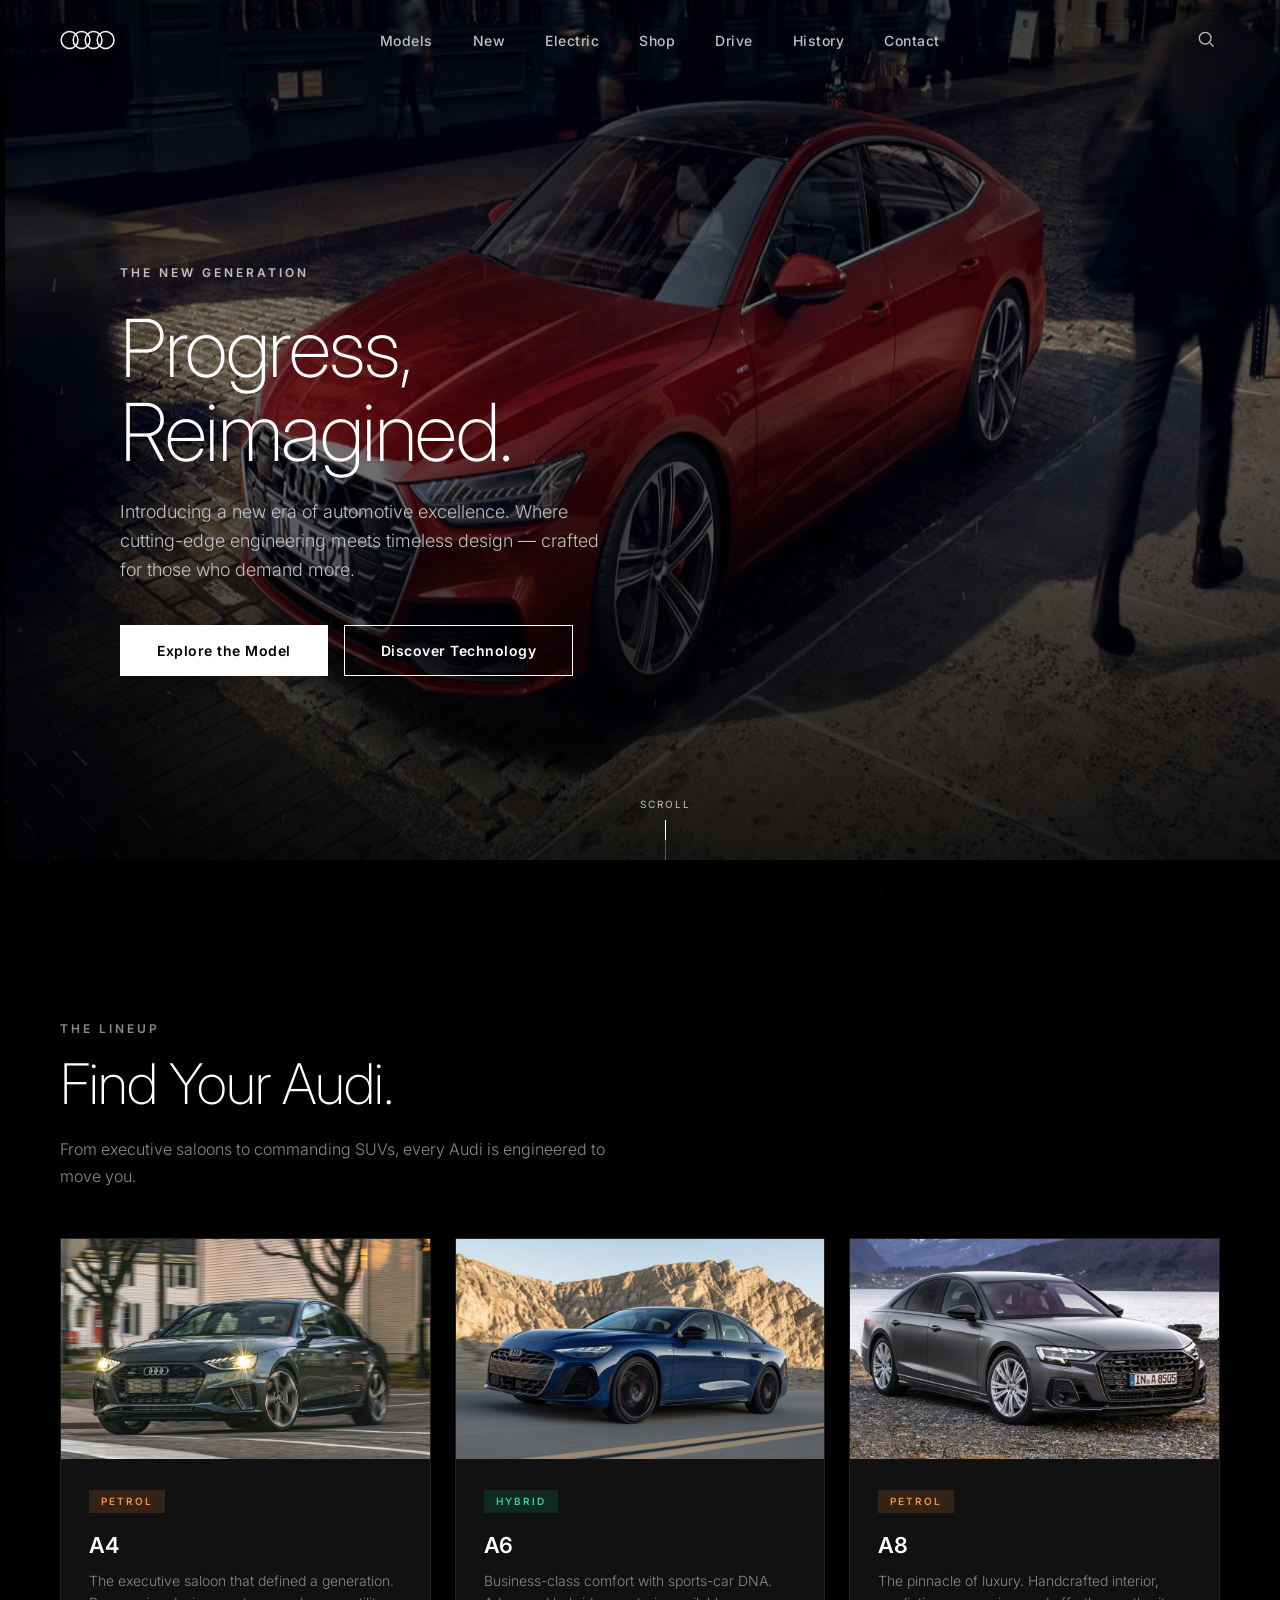
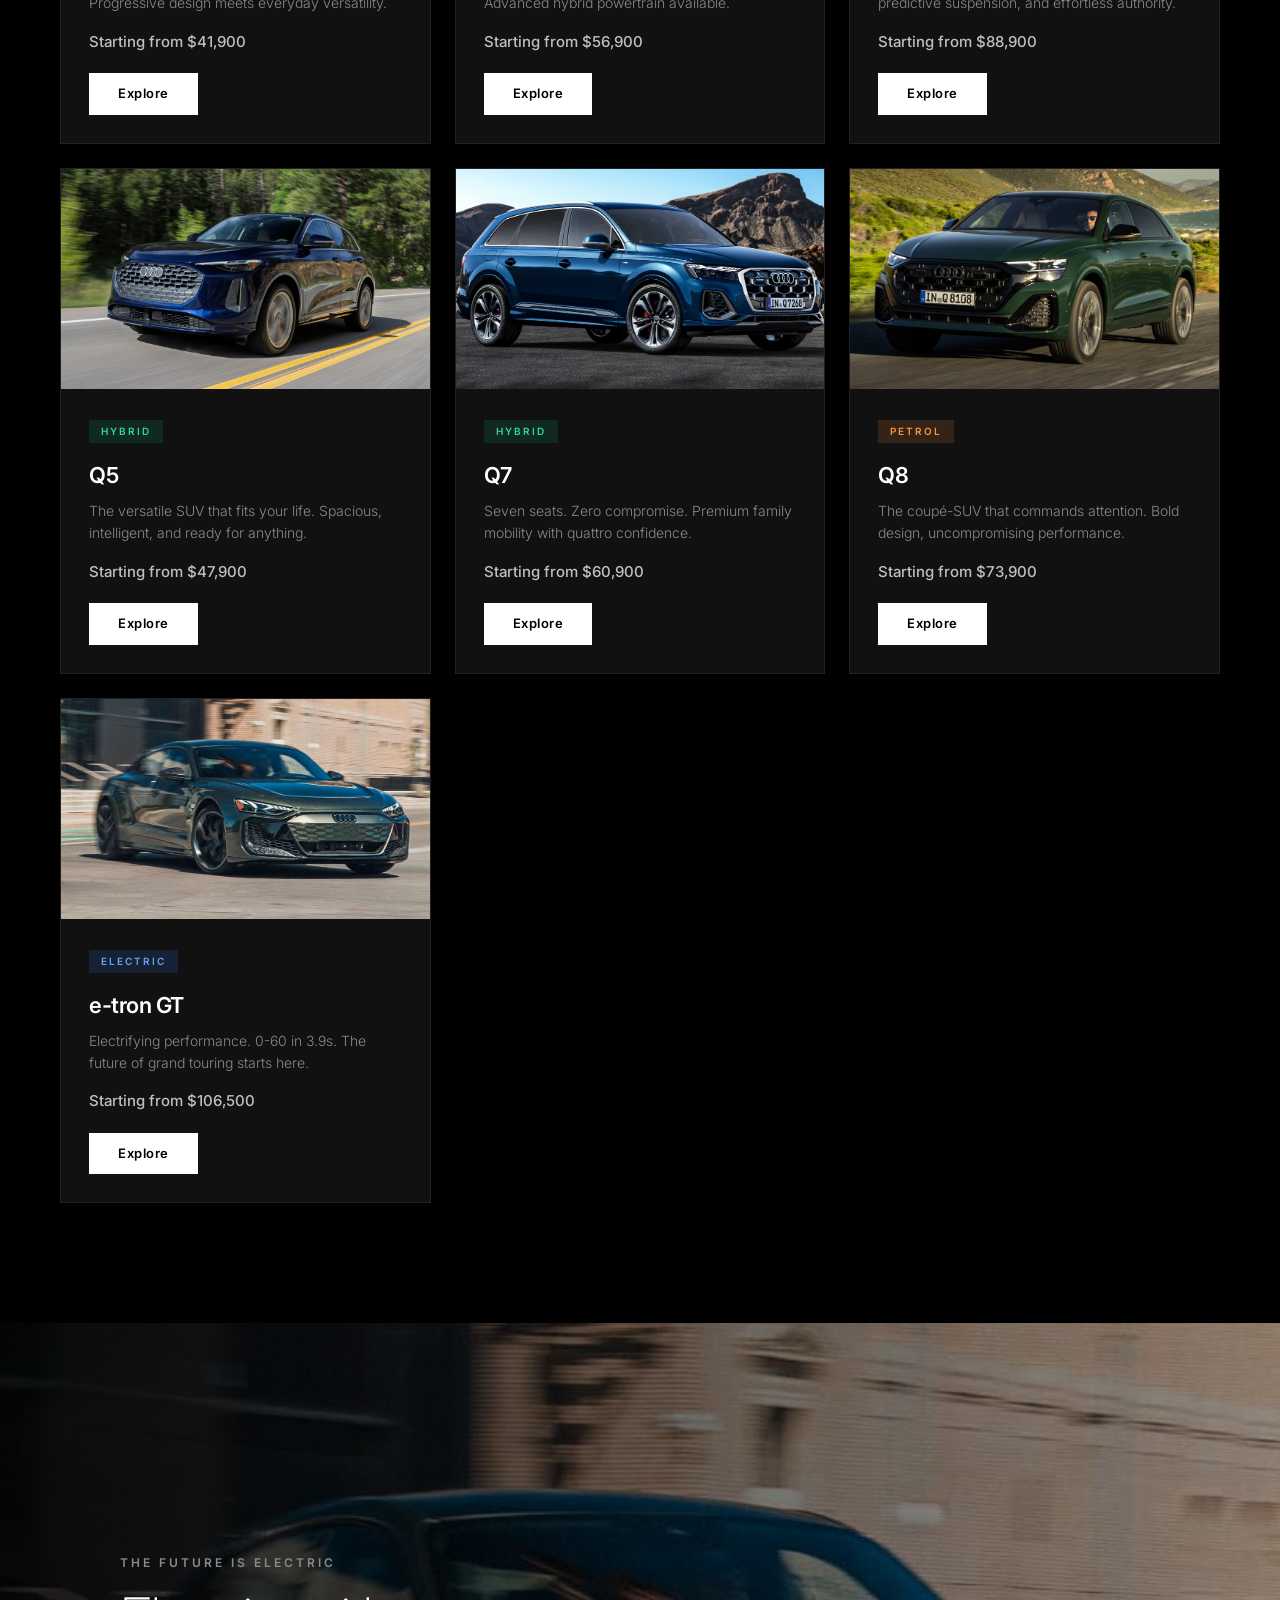
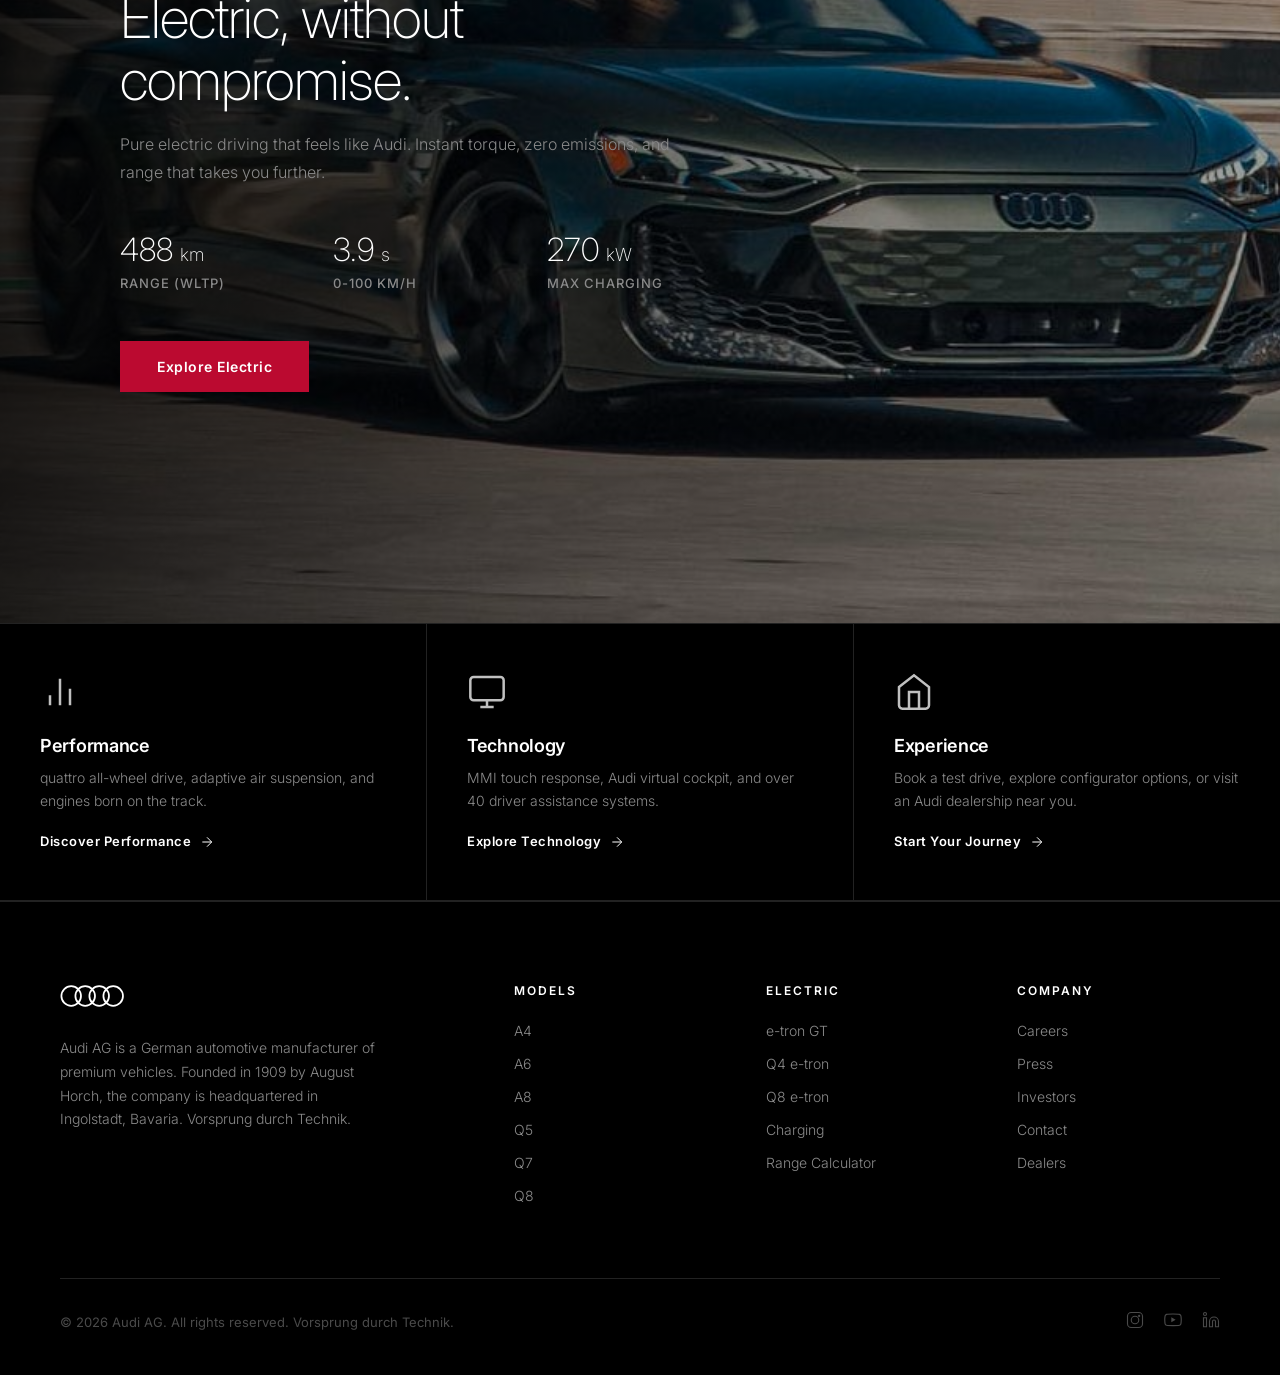
<file: audi-site/index.html>
<!DOCTYPE html>
<html lang="en">
<head>
  <meta charset="UTF-8">
  <meta name="viewport" content="width=device-width, initial-scale=1.0">
  <title>Audi — Progress, Reimagined</title>
  <link rel="stylesheet" href="css/style.css">
  <link rel="icon" type="image/svg+xml" href="data:image/svg+xml,<svg xmlns='http://www.w3.org/2000/svg' viewBox='0 0 64 64'><circle cx='32' cy='32' r='30' fill='none' stroke='white' stroke-width='2'/><circle cx='32' cy='32' r='20' fill='none' stroke='white' stroke-width='2'/><circle cx='32' cy='32' r='10' fill='none' stroke='white' stroke-width='2'/></svg>">
</head>
<body>

  <!-- ============ NAVIGATION ============ -->
  <nav class="navbar">
    <a href="index.html" class="nav-logo">
      <!-- Audi Rings SVG -->
      <svg viewBox="0 0 112 40" fill="none" xmlns="http://www.w3.org/2000/svg">
        <circle cx="16" cy="20" r="14" stroke="white" stroke-width="2.5"/>
        <circle cx="36" cy="20" r="14" stroke="white" stroke-width="2.5"/>
        <circle cx="56" cy="20" r="14" stroke="white" stroke-width="2.5"/>
        <circle cx="76" cy="20" r="14" stroke="white" stroke-width="2.5"/>
      </svg>
    </a>

    <div class="nav-links">
      <a href="models.html">Models</a>
      <a href="new-models.html">New</a>
      <a href="electric.html">Electric</a>
      <a href="shop.html">Shop</a>
      <a href="game.html">Drive</a>
      <a href="history.html">History</a>
      <a href="contact.html">Contact</a>
    </div>

    <div class="nav-actions">
      <button aria-label="Search">
        <svg viewBox="0 0 24 24" fill="none" stroke="currentColor" stroke-width="1.5">
          <circle cx="11" cy="11" r="7"/>
          <path d="M21 21l-4.35-4.35"/>
        </svg>
      </button>
      <button class="hamburger" aria-label="Menu" aria-expanded="false">
        <span></span>
        <span></span>
        <span></span>
      </button>
    </div>
  </nav>

  <!-- ============ HERO ============ -->
  <section class="hero">
    <canvas class="hero-canvas" id="heroCanvas"></canvas>
    <div class="hero-bg" style="opacity:0">
      <img src="img/a7.jpg" alt="Audi premium sports sedan" id="heroImg" loading="eager">
    </div>
    <div class="hero-overlay"></div>

    <div class="hero-content">
      <p class="hero-label">The New Generation</p>
      <h1 class="hero-title">Progress,<br>Reimagined.</h1>
      <p class="hero-desc">
        Introducing a new era of automotive excellence. Where cutting-edge engineering meets timeless design — crafted for those who demand more.
      </p>
      <div class="hero-ctas">
        <a href="models.html" class="btn-primary">Explore the Model</a>
        <a href="#technology" class="btn-secondary">Discover Technology</a>
      </div>
    </div>

    <div class="scroll-indicator">
      <span>Scroll</span>
      <div class="scroll-line"></div>
    </div>
  </section>

  <!-- ============ MODELS SECTION ============ -->
  <section class="section section-dark" id="models">
    <p class="section-label">The Lineup</p>
    <h2 class="section-title">Find Your Audi.</h2>
    <p class="section-desc">
      From executive saloons to commanding SUVs, every Audi is engineered to move you.
    </p>

    <div class="models-grid">
      <!-- A4 -->
      <a href="models.html" class="model-card reveal">
        <div class="model-card-image">
          <img src="img/a4.jpg" 
               alt="Audi A4" loading="lazy">
        </div>
        <div class="model-card-body">
          <span class="model-card-tag tag-petrol">Petrol</span>
          <h3 class="model-card-name">A4</h3>
          <p class="model-card-desc">The executive saloon that defined a generation. Progressive design meets everyday versatility.</p>
          <p class="model-card-price">Starting from $41,900</p>
          <span class="btn-primary">Explore</span>
        </div>
      </a>

      <!-- A6 -->
      <a href="models.html" class="model-card reveal">
        <div class="model-card-image">
          <img src="img/a6.jpg" 
               alt="Audi A6" loading="lazy">
        </div>
        <div class="model-card-body">
          <span class="model-card-tag tag-hybrid">Hybrid</span>
          <h3 class="model-card-name">A6</h3>
          <p class="model-card-desc">Business-class comfort with sports-car DNA. Advanced hybrid powertrain available.</p>
          <p class="model-card-price">Starting from $56,900</p>
          <span class="btn-primary">Explore</span>
        </div>
      </a>

      <!-- A8 -->
      <a href="models.html" class="model-card reveal">
        <div class="model-card-image">
          <img src="img/a8.jpg" 
               alt="Audi A8" loading="lazy">
        </div>
        <div class="model-card-body">
          <span class="model-card-tag tag-petrol">Petrol</span>
          <h3 class="model-card-name">A8</h3>
          <p class="model-card-desc">The pinnacle of luxury. Handcrafted interior, predictive suspension, and effortless authority.</p>
          <p class="model-card-price">Starting from $88,900</p>
          <span class="btn-primary">Explore</span>
        </div>
      </a>

      <!-- Q5 -->
      <a href="models.html" class="model-card reveal">
        <div class="model-card-image">
          <img src="img/q5.jpg" 
               alt="Audi Q5" loading="lazy">
        </div>
        <div class="model-card-body">
          <span class="model-card-tag tag-hybrid">Hybrid</span>
          <h3 class="model-card-name">Q5</h3>
          <p class="model-card-desc">The versatile SUV that fits your life. Spacious, intelligent, and ready for anything.</p>
          <p class="model-card-price">Starting from $47,900</p>
          <span class="btn-primary">Explore</span>
        </div>
      </a>

      <!-- Q7 -->
      <a href="models.html" class="model-card reveal">
        <div class="model-card-image">
          <img src="img/q7.jpg" 
               alt="Audi Q7" loading="lazy">
        </div>
        <div class="model-card-body">
          <span class="model-card-tag tag-hybrid">Hybrid</span>
          <h3 class="model-card-name">Q7</h3>
          <p class="model-card-desc">Seven seats. Zero compromise. Premium family mobility with quattro confidence.</p>
          <p class="model-card-price">Starting from $60,900</p>
          <span class="btn-primary">Explore</span>
        </div>
      </a>

      <!-- Q8 -->
      <a href="models.html" class="model-card reveal">
        <div class="model-card-image">
          <img src="img/q8.jpg" 
               alt="Audi Q8" loading="lazy">
        </div>
        <div class="model-card-body">
          <span class="model-card-tag tag-petrol">Petrol</span>
          <h3 class="model-card-name">Q8</h3>
          <p class="model-card-desc">The coupé-SUV that commands attention. Bold design, uncompromising performance.</p>
          <p class="model-card-price">Starting from $73,900</p>
          <span class="btn-primary">Explore</span>
        </div>
      </a>

      <!-- e-tron GT -->
      <a href="electric.html" class="model-card reveal">
        <div class="model-card-image">
          <img src="img/etron.jpg" 
               alt="Audi e-tron GT" loading="lazy">
        </div>
        <div class="model-card-body">
          <span class="model-card-tag tag-electric">Electric</span>
          <h3 class="model-card-name">e-tron GT</h3>
          <p class="model-card-desc">Electrifying performance. 0-60 in 3.9s. The future of grand touring starts here.</p>
          <p class="model-card-price">Starting from $106,500</p>
          <span class="btn-primary">Explore</span>
        </div>
      </a>
    </div>
  </section>

  <!-- ============ ELECTRIC SECTION ============ -->
  <section class="electric-section" id="electric">
    <div class="electric-bg">
      <img src="img/etron.jpg" 
           alt="Audi e-tron electric vehicle" 
           loading="lazy">
    </div>
    <div class="electric-overlay"></div>

    <div class="electric-content reveal">
      <p class="section-label">The Future Is Electric</p>
      <h2 class="section-title">Electric, without compromise.</h2>
      <p class="section-desc">
        Pure electric driving that feels like Audi. Instant torque, zero emissions, and range that takes you further.
      </p>

      <div class="electric-stats">
        <div>
          <div class="electric-stat-value">488 <span style="font-size:18px">km</span></div>
          <div class="electric-stat-label">Range (WLTP)</div>
        </div>
        <div>
          <div class="electric-stat-value">3.9 <span style="font-size:18px">s</span></div>
          <div class="electric-stat-label">0-100 km/h</div>
        </div>
        <div>
          <div class="electric-stat-value">270 <span style="font-size:18px">kW</span></div>
          <div class="electric-stat-label">Max Charging</div>
        </div>
      </div>

      <a href="electric.html" class="btn-red">Explore Electric</a>
    </div>
  </section>

  <!-- ============ FEATURED STRIP ============ -->
  <section class="featured-strip" id="performance">
    <div class="featured-item reveal">
      <div class="featured-icon">
        <svg viewBox="0 0 24 24" fill="none" stroke="currentColor" stroke-width="1.5">
          <path d="M18 20V10M12 20V4M6 20v-6"/>
        </svg>
      </div>
      <h3>Performance</h3>
      <p>quattro all-wheel drive, adaptive air suspension, and engines born on the track.</p>
      <a href="#" class="featured-link">
        Discover Performance
        <svg viewBox="0 0 24 24" fill="none" stroke="currentColor" stroke-width="1.5">
          <path d="M5 12h14M12 5l7 7-7 7"/>
        </svg>
      </a>
    </div>

    <div class="featured-item reveal" id="technology">
      <div class="featured-icon">
        <svg viewBox="0 0 24 24" fill="none" stroke="currentColor" stroke-width="1.5">
          <rect x="2" y="3" width="20" height="14" rx="2"/>
          <path d="M8 21h8M12 17v4"/>
        </svg>
      </div>
      <h3>Technology</h3>
      <p>MMI touch response, Audi virtual cockpit, and over 40 driver assistance systems.</p>
      <a href="#" class="featured-link">
        Explore Technology
        <svg viewBox="0 0 24 24" fill="none" stroke="currentColor" stroke-width="1.5">
          <path d="M5 12h14M12 5l7 7-7 7"/>
        </svg>
      </a>
    </div>

    <div class="featured-item reveal" id="experience">
      <div class="featured-icon">
        <svg viewBox="0 0 24 24" fill="none" stroke="currentColor" stroke-width="1.5">
          <path d="M3 9l9-7 9 7v11a2 2 0 01-2 2H5a2 2 0 01-2-2z"/>
          <polyline points="9,22 9,12 15,12 15,22"/>
        </svg>
      </div>
      <h3>Experience</h3>
      <p>Book a test drive, explore configurator options, or visit an Audi dealership near you.</p>
      <a href="#" class="featured-link">
        Start Your Journey
        <svg viewBox="0 0 24 24" fill="none" stroke="currentColor" stroke-width="1.5">
          <path d="M5 12h14M12 5l7 7-7 7"/>
        </svg>
      </a>
    </div>
  </section>

  <!-- ============ FOOTER ============ -->
  <footer class="footer" id="about">
    <div class="footer-grid">
      <div class="footer-brand">
        <svg viewBox="0 0 112 40" fill="none" xmlns="http://www.w3.org/2000/svg" style="height:28px">
          <circle cx="16" cy="20" r="14" stroke="white" stroke-width="2.5"/>
          <circle cx="36" cy="20" r="14" stroke="white" stroke-width="2.5"/>
          <circle cx="56" cy="20" r="14" stroke="white" stroke-width="2.5"/>
          <circle cx="76" cy="20" r="14" stroke="white" stroke-width="2.5"/>
        </svg>
        <p>Audi AG is a German automotive manufacturer of premium vehicles. Founded in 1909 by August Horch, the company is headquartered in Ingolstadt, Bavaria. Vorsprung durch Technik.</p>
      </div>

      <div class="footer-col">
        <h4>Models</h4>
        <a href="models.html">A4</a>
        <a href="models.html">A6</a>
        <a href="models.html">A8</a>
        <a href="models.html">Q5</a>
        <a href="models.html">Q7</a>
        <a href="models.html">Q8</a>
      </div>

      <div class="footer-col">
        <h4>Electric</h4>
        <a href="electric.html">e-tron GT</a>
        <a href="electric.html">Q4 e-tron</a>
        <a href="electric.html">Q8 e-tron</a>
        <a href="electric.html">Charging</a>
        <a href="electric.html">Range Calculator</a>
      </div>

      <div class="footer-col">
        <h4>Company</h4>
        <a href="#">Careers</a>
        <a href="#">Press</a>
        <a href="#">Investors</a>
        <a href="#">Contact</a>
        <a href="#">Dealers</a>
      </div>
    </div>

    <div class="footer-bottom">
      <p>&copy; 2026 Audi AG. All rights reserved. Vorsprung durch Technik.</p>
      <div class="footer-social">
        <a href="#" aria-label="Instagram">
          <svg viewBox="0 0 24 24" fill="none" stroke="currentColor" stroke-width="1.5">
            <rect x="2" y="2" width="20" height="20" rx="5"/>
            <circle cx="12" cy="12" r="5"/>
            <circle cx="17.5" cy="6.5" r="1.5" fill="currentColor" stroke="none"/>
          </svg>
        </a>
        <a href="#" aria-label="YouTube">
          <svg viewBox="0 0 24 24" fill="none" stroke="currentColor" stroke-width="1.5">
            <polygon points="9.75 15.02 15.5 11.75 9.75 8.48 9.75 15.02" fill="currentColor" stroke="none"/>
            <path d="M22.54 6.42a2.78 2.78 0 00-1.94-1.96C18.88 4 12 4 12 4s-6.88 0-8.6.46a2.78 2.78 0 00-1.94 1.96A29.94 29.94 0 001 11.75a29.94 29.94 0 00.46 5.33A2.78 2.78 0 003.4 19c1.72.46 8.6.46 8.6.46s6.88 0 8.6-.46a2.78 2.78 0 001.94-1.96 29.94 29.94 0 00.46-5.25 29.94 29.94 0 00-.46-5.37z"/>
          </svg>
        </a>
        <a href="#" aria-label="LinkedIn">
          <svg viewBox="0 0 24 24" fill="none" stroke="currentColor" stroke-width="1.5">
            <path d="M16 8a6 6 0 016 6v7h-4v-7a2 2 0 00-4 0v7h-4v-7a6 6 0 016-6zM2 9h4v12H2zM4 6a2 2 0 100-4 2 2 0 000 4z"/>
          </svg>
        </a>
      </div>
    </div>
  </footer>

  <script src="js/main.js"></script>
  <script>
  // Cinematic video-style hero with Ken Burns effect + light streaks
  (function(){
    var canvas=document.getElementById('heroCanvas');
    if(!canvas)return;
    var ctx=canvas.getContext('2d');
    var img=document.getElementById('heroImg');
    var W,H,time=0;

    function resize(){
      W=canvas.parentElement.offsetWidth;
      H=canvas.parentElement.offsetHeight;
      canvas.width=W;canvas.height=H;
    }
    resize();
    window.addEventListener('resize',resize);

    // Particles for light streaks
    var particles=[];
    for(var i=0;i<50;i++){
      particles.push({x:Math.random()*W,y:Math.random()*H,vx:(Math.random()-0.5)*0.8,vy:-0.5-Math.random()*1.5,life:1,size:0.5+Math.random()*2.5,alpha:Math.random()});
    }

    function draw(now){
      time=now*0.001;
      resize();

      // Dark base
      ctx.fillStyle='#000';ctx.fillRect(0,0,W,H);

      // Draw car image with slow Ken Burns zoom + slight pan
      if(img.complete&&img.naturalWidth>0){
        var zoom=1+Math.sin(time*0.15)*0.03;
        var panX=Math.sin(time*0.2)*0.02;
        var iw=W*zoom,ih=H*zoom;
        var ix=-(iw-W)/2+W*panX,iy=-(ih-H)/2-H*0.05;
        ctx.drawImage(img,ix,iy,iw,ih);
      }

      // Gradient overlay - darker at bottom
      var g=ctx.createLinearGradient(0,0,0,H);
      g.addColorStop(0,'rgba(0,0,0,0.3)');
      g.addColorStop(0.4,'rgba(0,0,0,0.2)');
      g.addColorStop(1,'rgba(0,0,0,0.7)');
      ctx.fillStyle=g;ctx.fillRect(0,0,W,H);

      // Light streak particles
      for(var i=0;i<particles.length;i++){
        var p=particles[i];
        p.x+=p.vx;p.y+=p.vy;
        p.life-=0.003;
        if(p.life<=0||p.y<-10||p.y>H+10||p.x<-10||p.x>W+10){
          p.x=(W*0.2+Math.random()*W*0.6);p.y=H+10;p.vx=(Math.random()-0.5)*0.6;p.vy=-0.3-Math.random()*2;p.life=1;p.alpha=Math.random();
        }
        ctx.strokeStyle='rgba(255,255,255,'+(p.alpha*p.life*0.3)+')';
        ctx.lineWidth=p.size;
        ctx.beginPath();ctx.moveTo(p.x,p.y);ctx.lineTo(p.x-p.vx*8,p.y-p.vy*8);ctx.stroke();
      }

      // Subtle vignette
      var vg=ctx.createRadialGradient(W/2,H/2,Math.min(W,H)*0.5,W/2,H/2,Math.max(W,H)*0.75);
      vg.addColorStop(0,'rgba(0,0,0,0)');vg.addColorStop(1,'rgba(0,0,0,0.5)');
      ctx.fillStyle=vg;ctx.fillRect(0,0,W,H);

      requestAnimationFrame(draw);
    }

    if(img.complete)requestAnimationFrame(draw);
    else img.addEventListener('load',function(){requestAnimationFrame(draw)});
  })();
  </script>
</body>
</html>
</file>
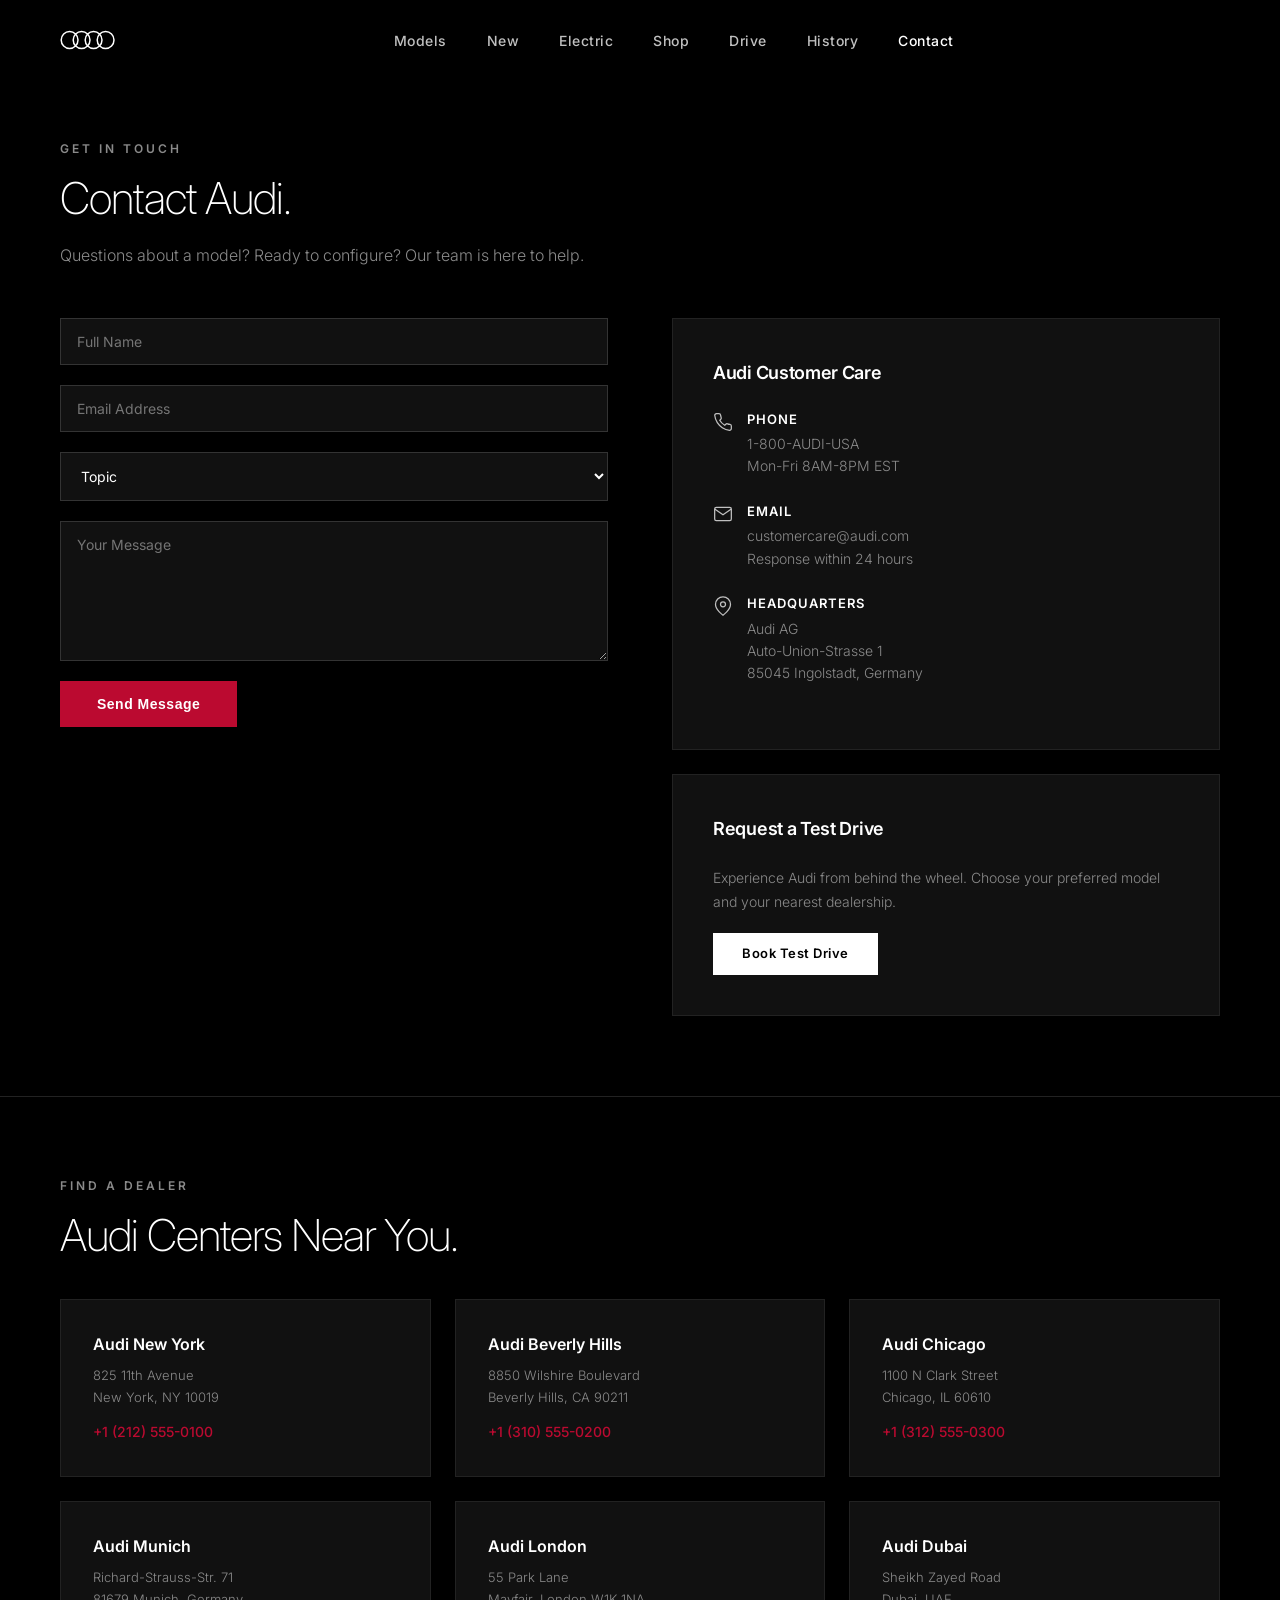
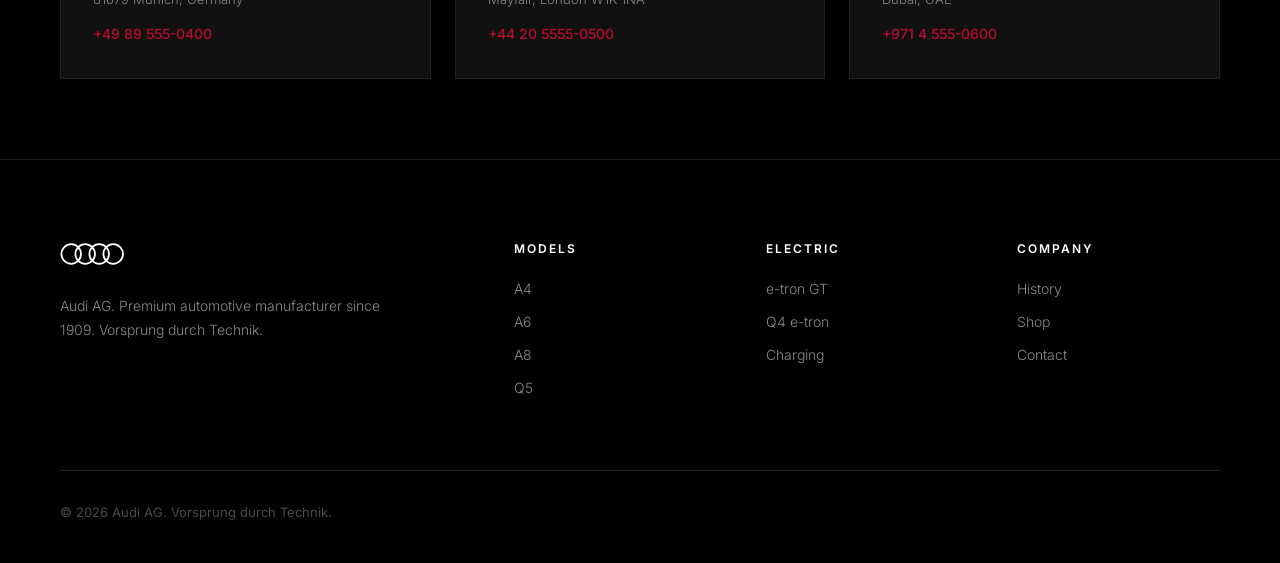
<file: audi-site/contact.html>
<!DOCTYPE html>
<html lang="en">
<head>
  <meta charset="UTF-8">
  <meta name="viewport" content="width=device-width, initial-scale=1.0">
  <title>Contact Us — Audi</title>
  <link rel="stylesheet" href="css/style.css">
  <style>
    .contact-section { padding: 140px 60px 80px; }
    .contact-grid { display: grid; grid-template-columns: 1fr 1fr; gap: 64px; margin-top: 48px; }
    .contact-form { display: flex; flex-direction: column; gap: 20px; }
    .contact-form input, .contact-form textarea, .contact-form select {
      background: #111; border: 1px solid #333; color: #fff; padding: 14px 16px;
      font-family: 'Inter', sans-serif; font-size: 14px; transition: border-color .3s;
    }
    .contact-form input:focus, .contact-form textarea:focus, .contact-form select:focus {
      outline: none; border-color: var(--audi-red);
    }
    .contact-form textarea { min-height: 140px; resize: vertical; }
    .contact-form button { align-self: flex-start; }
    .contact-info-card {
      background: #111; border: 1px solid #222; padding: 40px;
    }
    .contact-info-card h3 {
      font-size: 18px; font-weight: 600; margin-bottom: 24px; letter-spacing: -0.3px;
    }
    .contact-detail { display: flex; gap: 14px; margin-bottom: 24px; align-items: flex-start; }
    .contact-detail svg { width: 20px; height: 20px; color: var(--audi-silver); flex-shrink: 0; margin-top: 2px; }
    .contact-detail h4 { font-size: 13px; font-weight: 600; letter-spacing: 1px; text-transform: uppercase; margin-bottom: 4px; }
    .contact-detail p { font-size: 14px; color: var(--audi-light-gray); font-weight: 300; line-height: 1.6; }
    .dealers-section { padding: 80px 60px; border-top: 1px solid #222; }
    .dealer-cards { display: grid; grid-template-columns: repeat(auto-fit, minmax(300px, 1fr)); gap: 24px; margin-top: 40px; }
    .dealer-card { background: #111; border: 1px solid #222; padding: 32px; transition: border-color .3s; }
    .dealer-card:hover { border-color: #444; }
    .dealer-card h4 { font-size: 16px; font-weight: 600; margin-bottom: 8px; }
    .dealer-card p { font-size: 13px; color: var(--audi-light-gray); line-height: 1.7; font-weight: 300; }
    .dealer-card .phone { color: var(--audi-red); font-weight: 500; margin-top: 12px; font-size: 14px; }
    @media (max-width: 900px) {
      .contact-grid { grid-template-columns: 1fr; }
      .contact-section, .dealers-section { padding: 100px 24px 60px; }
    }
  </style>
</head>
<body>

  <nav class="navbar scrolled">
    <a href="index.html" class="nav-logo">
      <svg viewBox="0 0 112 40" fill="none"><circle cx="16" cy="20" r="14" stroke="white" stroke-width="2.5"/><circle cx="36" cy="20" r="14" stroke="white" stroke-width="2.5"/><circle cx="56" cy="20" r="14" stroke="white" stroke-width="2.5"/><circle cx="76" cy="20" r="14" stroke="white" stroke-width="2.5"/></svg>
    </a>
    <div class="nav-links">
      <a href="models.html">Models</a>
      <a href="new-models.html">New</a>
      <a href="electric.html">Electric</a>
      <a href="shop.html">Shop</a>
      <a href="game.html">Drive</a>
      <a href="history.html">History</a>
      <a href="contact.html" style="color:#fff">Contact</a>
    </div>
    <div class="nav-actions">
      <button class="hamburger" aria-label="Menu"><span></span><span></span><span></span></button>
    </div>
  </nav>

  <section class="contact-section">
    <p class="section-label">Get In Touch</p>
    <h2 class="section-title small">Contact Audi.</h2>
    <p class="section-desc">Questions about a model? Ready to configure? Our team is here to help.</p>

    <div class="contact-grid">
      <form class="contact-form" onsubmit="event.preventDefault(); alert('Message sent. An Audi representative will contact you within 24 hours.');">
        <input type="text" placeholder="Full Name" required>
        <input type="email" placeholder="Email Address" required>
        <select required>
          <option value="" disabled selected>Topic</option>
          <option>Model Inquiry</option>
          <option>Test Drive</option>
          <option>Service & Parts</option>
          <option>Electric & Charging</option>
          <option>Other</option>
        </select>
        <textarea placeholder="Your Message" required></textarea>
        <button type="submit" class="btn-red">Send Message</button>
      </form>

      <div>
        <div class="contact-info-card" style="margin-bottom:24px">
          <h3>Audi Customer Care</h3>
          <div class="contact-detail">
            <svg viewBox="0 0 24 24" fill="none" stroke="currentColor" stroke-width="1.5"><path d="M22 16.92v3a2 2 0 01-2.18 2 19.79 19.79 0 01-8.63-3.07 19.5 19.5 0 01-6-6 19.79 19.79 0 01-3.07-8.67A2 2 0 014.11 2h3a2 2 0 012 1.72c.127.96.362 1.903.7 2.81a2 2 0 01-.45 2.11L8.09 9.91a16 16 0 006 6l1.27-1.27a2 2 0 012.11-.45c.907.338 1.85.573 2.81.7A2 2 0 0122 16.92z"/></svg>
            <div><h4>Phone</h4><p>1-800-AUDI-USA<br>Mon-Fri 8AM-8PM EST</p></div>
          </div>
          <div class="contact-detail">
            <svg viewBox="0 0 24 24" fill="none" stroke="currentColor" stroke-width="1.5"><path d="M4 4h16c1.1 0 2 .9 2 2v12c0 1.1-.9 2-2 2H4c-1.1 0-2-.9-2-2V6c0-1.1.9-2 2-2z"/><polyline points="22,6 12,13 2,6"/></svg>
            <div><h4>Email</h4><p>customercare@audi.com<br>Response within 24 hours</p></div>
          </div>
          <div class="contact-detail">
            <svg viewBox="0 0 24 24" fill="none" stroke="currentColor" stroke-width="1.5"><path d="M21 10c0 7-9 13-9 13s-9-6-9-13a9 9 0 0118 0z"/><circle cx="12" cy="10" r="3"/></svg>
            <div><h4>Headquarters</h4><p>Audi AG<br>Auto-Union-Strasse 1<br>85045 Ingolstadt, Germany</p></div>
          </div>
        </div>

        <div class="contact-info-card">
          <h3>Request a Test Drive</h3>
          <p style="color:#8A8A8A;font-size:14px;line-height:1.7;font-weight:300;margin-bottom:20px">
            Experience Audi from behind the wheel. Choose your preferred model and your nearest dealership.
          </p>
          <a href="#" class="btn-primary" style="font-size:13px;padding:10px 28px">Book Test Drive</a>
        </div>
      </div>
    </div>
  </section>

  <section class="dealers-section">
    <p class="section-label">Find a Dealer</p>
    <h2 class="section-title small">Audi Centers Near You.</h2>
    <div class="dealer-cards">
      <div class="dealer-card">
        <h4>Audi New York</h4>
        <p>825 11th Avenue<br>New York, NY 10019</p>
        <p class="phone">+1 (212) 555-0100</p>
      </div>
      <div class="dealer-card">
        <h4>Audi Beverly Hills</h4>
        <p>8850 Wilshire Boulevard<br>Beverly Hills, CA 90211</p>
        <p class="phone">+1 (310) 555-0200</p>
      </div>
      <div class="dealer-card">
        <h4>Audi Chicago</h4>
        <p>1100 N Clark Street<br>Chicago, IL 60610</p>
        <p class="phone">+1 (312) 555-0300</p>
      </div>
      <div class="dealer-card">
        <h4>Audi Munich</h4>
        <p>Richard-Strauss-Str. 71<br>81679 Munich, Germany</p>
        <p class="phone">+49 89 555-0400</p>
      </div>
      <div class="dealer-card">
        <h4>Audi London</h4>
        <p>55 Park Lane<br>Mayfair, London W1K 1NA</p>
        <p class="phone">+44 20 5555-0500</p>
      </div>
      <div class="dealer-card">
        <h4>Audi Dubai</h4>
        <p>Sheikh Zayed Road<br>Dubai, UAE</p>
        <p class="phone">+971 4 555-0600</p>
      </div>
    </div>
  </section>

  <footer class="footer">
    <div class="footer-grid">
      <div class="footer-brand">
        <svg viewBox="0 0 112 40" fill="none" style="height:28px"><circle cx="16" cy="20" r="14" stroke="white" stroke-width="2.5"/><circle cx="36" cy="20" r="14" stroke="white" stroke-width="2.5"/><circle cx="56" cy="20" r="14" stroke="white" stroke-width="2.5"/><circle cx="76" cy="20" r="14" stroke="white" stroke-width="2.5"/></svg>
        <p>Audi AG. Premium automotive manufacturer since 1909. Vorsprung durch Technik.</p>
      </div>
      <div class="footer-col"><h4>Models</h4><a href="models.html">A4</a><a href="models.html">A6</a><a href="models.html">A8</a><a href="models.html">Q5</a></div>
      <div class="footer-col"><h4>Electric</h4><a href="electric.html">e-tron GT</a><a href="electric.html">Q4 e-tron</a><a href="electric.html">Charging</a></div>
      <div class="footer-col"><h4>Company</h4><a href="history.html">History</a><a href="shop.html">Shop</a><a href="contact.html">Contact</a></div>
    </div>
    <div class="footer-bottom"><p>&copy; 2026 Audi AG. Vorsprung durch Technik.</p></div>
  </footer>

  <script src="js/main.js"></script>
</body>
</html>
</file>
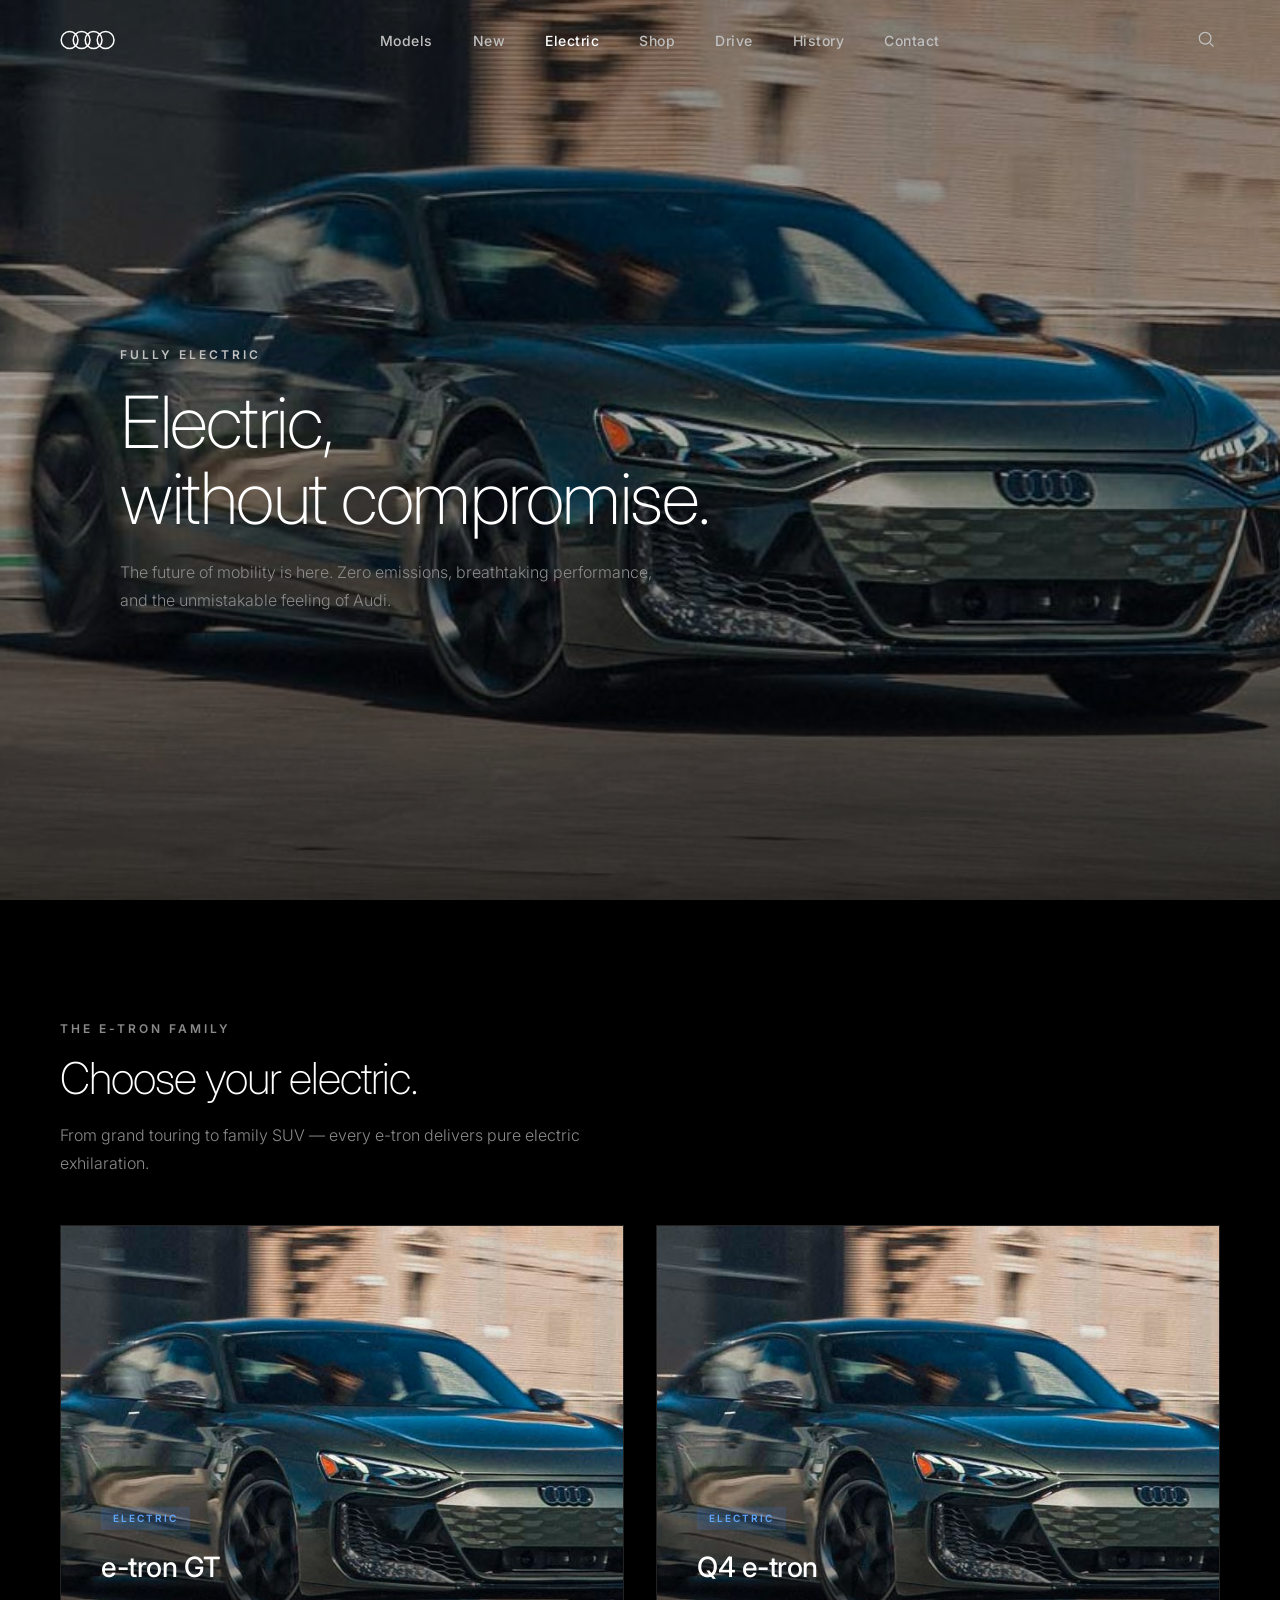
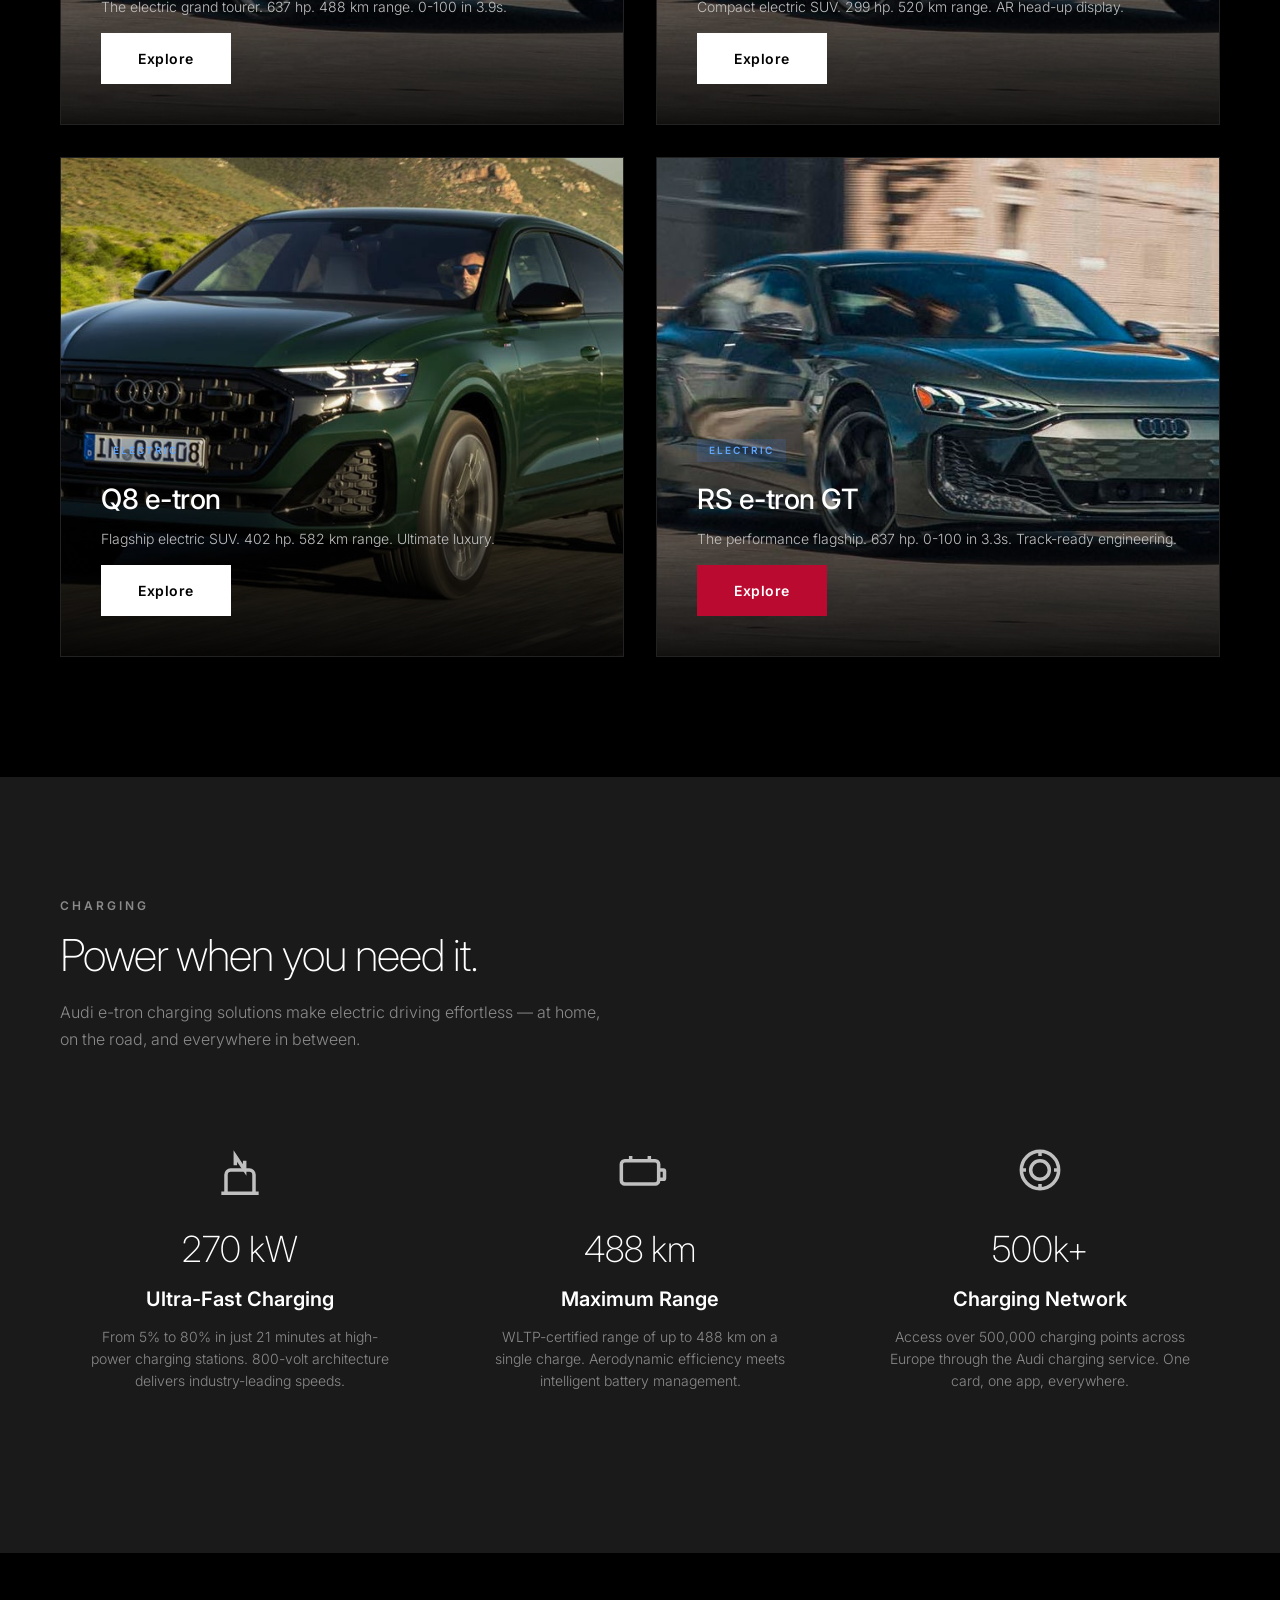
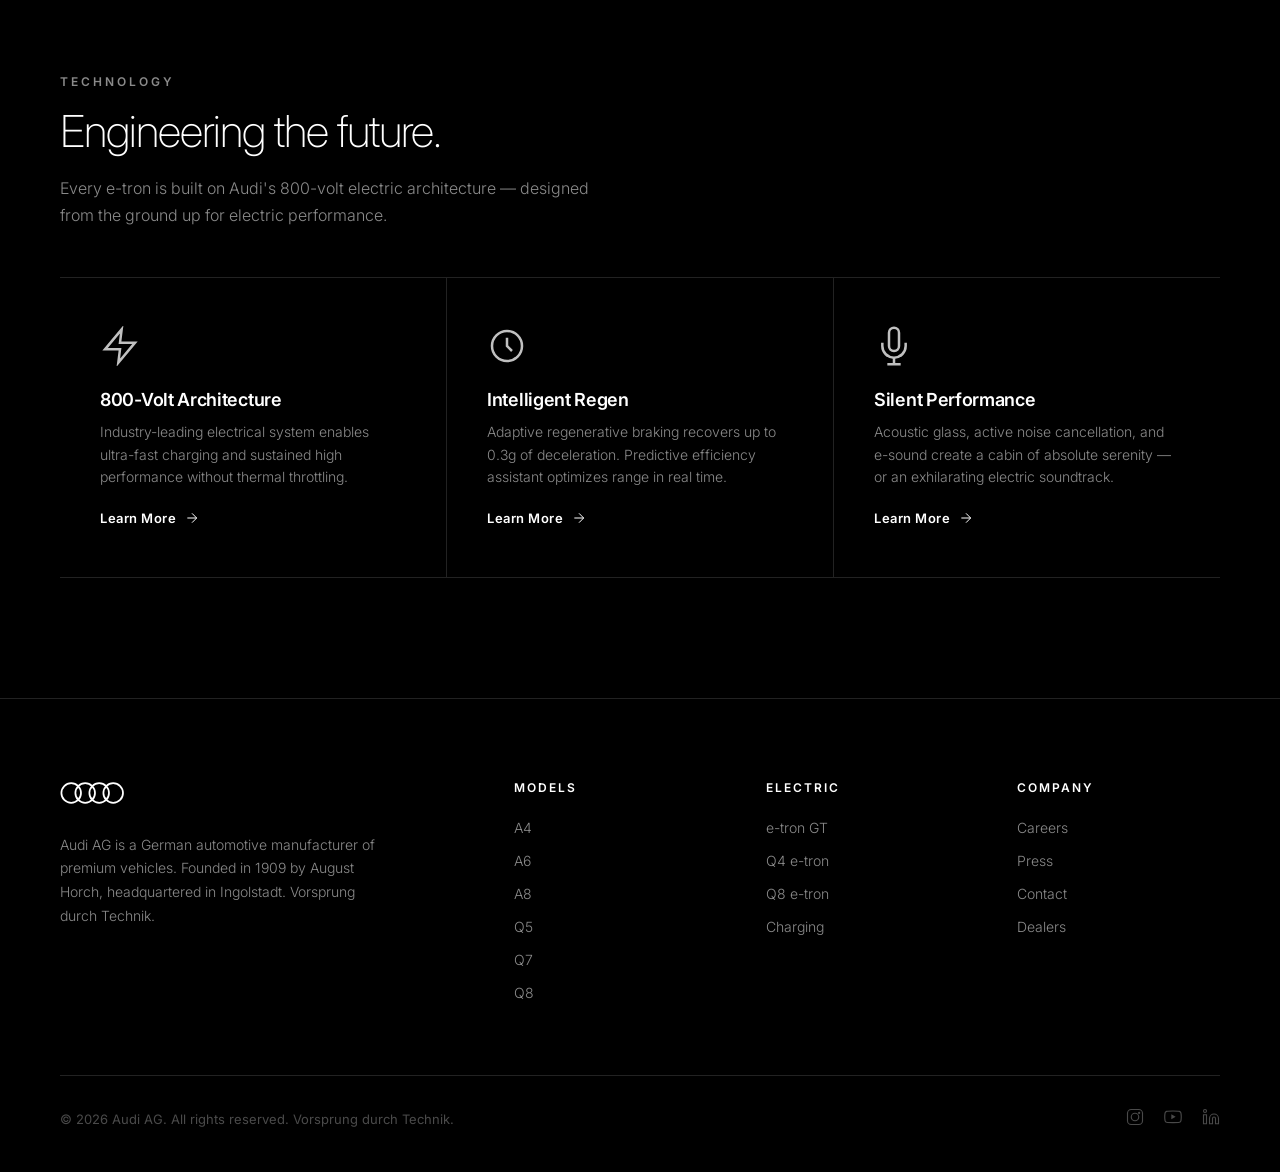
<file: audi-site/electric.html>
<!DOCTYPE html>
<html lang="en">
<head>
  <meta charset="UTF-8">
  <meta name="viewport" content="width=device-width, initial-scale=1.0">
  <title>Electric — Audi</title>
  <link rel="stylesheet" href="css/style.css">
  <link rel="icon" type="image/svg+xml" href="data:image/svg+xml,<svg xmlns='http://www.w3.org/2000/svg' viewBox='0 0 64 64'><circle cx='32' cy='32' r='30' fill='none' stroke='white' stroke-width='2'/><circle cx='32' cy='32' r='20' fill='none' stroke='white' stroke-width='2'/><circle cx='32' cy='32' r='10' fill='none' stroke='white' stroke-width='2'/></svg>">
</head>
<body>

  <!-- ============ NAVIGATION ============ -->
  <nav class="navbar scrolled">
    <a href="index.html" class="nav-logo">
      <svg viewBox="0 0 112 40" fill="none" xmlns="http://www.w3.org/2000/svg">
        <circle cx="16" cy="20" r="14" stroke="white" stroke-width="2.5"/>
        <circle cx="36" cy="20" r="14" stroke="white" stroke-width="2.5"/>
        <circle cx="56" cy="20" r="14" stroke="white" stroke-width="2.5"/>
        <circle cx="76" cy="20" r="14" stroke="white" stroke-width="2.5"/>
      </svg>
    </a>

    <div class="nav-links">
      <a href="models.html">Models</a>
      <a href="new-models.html">New</a>
      <a href="electric.html" style="color:#fff">Electric</a>
      <a href="shop.html">Shop</a>
      <a href="game.html">Drive</a>
      <a href="history.html">History</a>
      <a href="contact.html">Contact</a>
    </div>

    <div class="nav-actions">
      <button aria-label="Search">
        <svg viewBox="0 0 24 24" fill="none" stroke="currentColor" stroke-width="1.5">
          <circle cx="11" cy="11" r="7"/>
          <path d="M21 21l-4.35-4.35"/>
        </svg>
      </button>
      <button class="hamburger" aria-label="Menu" aria-expanded="false">
        <span></span>
        <span></span>
        <span></span>
      </button>
    </div>
  </nav>

  <!-- ============ ELECTRIC HERO ============ -->
  <section class="page-hero" style="height:100vh">
    <div class="page-hero-bg">
      <img src="img/etron.jpg" 
           alt="Audi e-tron GT electric" loading="eager">
    </div>
    <div class="page-hero-overlay" style="background:linear-gradient(180deg, rgba(0,0,0,0.4) 0%, rgba(0,0,0,0.3) 50%, rgba(0,0,0,0.75) 100%)"></div>
    <div class="page-hero-content">
      <p class="page-hero-label">Fully Electric</p>
      <h1 class="page-hero-title">Electric,<br>without compromise.</h1>
      <p class="section-desc" style="margin-top:24px; margin-bottom:0">
        The future of mobility is here. Zero emissions, breathtaking performance, and the unmistakable feeling of Audi.
      </p>
    </div>
  </section>

  <!-- ============ ELECTRIC SHOWCASE ============ -->
  <section class="electric-showcase">
    <p class="section-label">The e-tron Family</p>
    <h2 class="section-title small">Choose your electric.</h2>
    <p class="section-desc">
      From grand touring to family SUV — every e-tron delivers pure electric exhilaration.
    </p>

    <div class="electric-showcase-grid">
      <!-- e-tron GT -->
      <div class="electric-showcase-card reveal">
        <img src="img/etron.jpg" alt="e-tron GT" loading="lazy">
        <div class="electric-showcase-info">
          <span class="model-card-tag tag-electric">Electric</span>
          <h3>e-tron GT</h3>
          <p>The electric grand tourer. 637 hp. 488 km range. 0-100 in 3.9s.</p>
          <a href="#" class="btn-primary">Explore</a>
        </div>
      </div>

      <!-- Q4 e-tron -->
      <div class="electric-showcase-card reveal">
        <img src="img/etron.jpg" alt="Q4 e-tron" loading="lazy">
        <div class="electric-showcase-info">
          <span class="model-card-tag tag-electric">Electric</span>
          <h3>Q4 e-tron</h3>
          <p>Compact electric SUV. 299 hp. 520 km range. AR head-up display.</p>
          <a href="#" class="btn-primary">Explore</a>
        </div>
      </div>

      <!-- Q8 e-tron -->
      <div class="electric-showcase-card reveal">
        <img src="img/q8.jpg" alt="Q8 e-tron" loading="lazy">
        <div class="electric-showcase-info">
          <span class="model-card-tag tag-electric">Electric</span>
          <h3>Q8 e-tron</h3>
          <p>Flagship electric SUV. 402 hp. 582 km range. Ultimate luxury.</p>
          <a href="#" class="btn-primary">Explore</a>
        </div>
      </div>

      <!-- RS e-tron GT -->
      <div class="electric-showcase-card reveal">
        <img src="img/etron.jpg" alt="RS e-tron GT" loading="lazy">
        <div class="electric-showcase-info">
          <span class="model-card-tag tag-electric">Electric</span>
          <h3>RS e-tron GT</h3>
          <p>The performance flagship. 637 hp. 0-100 in 3.3s. Track-ready engineering.</p>
          <a href="#" class="btn-red">Explore</a>
        </div>
      </div>
    </div>
  </section>

  <!-- ============ CHARGING SECTION ============ -->
  <section class="charging-section">
    <p class="section-label">Charging</p>
    <h2 class="section-title small">Power when you need it.</h2>
    <p class="section-desc">
      Audi e-tron charging solutions make electric driving effortless — at home, on the road, and everywhere in between.
    </p>

    <div class="charging-grid">
      <div class="charging-card reveal">
        <div class="charging-icon">
          <svg viewBox="0 0 48 48" fill="none" stroke="currentColor" stroke-width="3">
            <path d="M36 44V28a4 4 0 00-4-4H16a4 4 0 00-4 4v16M8 44h32"/>
            <path d="M20 20v-8l8 12v-8"/>
          </svg>
        </div>
        <div class="stat">270 kW</div>
        <h3>Ultra-Fast Charging</h3>
        <p>From 5% to 80% in just 21 minutes at high-power charging stations. 800-volt architecture delivers industry-leading speeds.</p>
      </div>

      <div class="charging-card reveal">
        <div class="charging-icon">
          <svg viewBox="0 0 48 48" fill="none" stroke="currentColor" stroke-width="3">
            <rect x="8" y="16" width="32" height="20" rx="3"/>
            <path d="M16 12v4M32 12v4"/>
            <path d="M40 24h4a1 1 0 011 1v6a1 1 0 01-1 1h-4"/>
          </svg>
        </div>
        <div class="stat">488 km</div>
        <h3>Maximum Range</h3>
        <p>WLTP-certified range of up to 488 km on a single charge. Aerodynamic efficiency meets intelligent battery management.</p>
      </div>

      <div class="charging-card reveal">
        <div class="charging-icon">
          <svg viewBox="0 0 48 48" fill="none" stroke="currentColor" stroke-width="3">
            <circle cx="24" cy="24" r="16"/>
            <circle cx="24" cy="24" r="8"/>
            <path d="M24 8v4M24 36v4M8 24h4M36 24h4"/>
          </svg>
        </div>
        <div class="stat">500k+</div>
        <h3>Charging Network</h3>
        <p>Access over 500,000 charging points across Europe through the Audi charging service. One card, one app, everywhere.</p>
      </div>
    </div>
  </section>

  <!-- ============ TECHNOLOGY SECTION ============ -->
  <section class="section section-dark">
    <p class="section-label">Technology</p>
    <h2 class="section-title small">Engineering the future.</h2>
    <p class="section-desc">
      Every e-tron is built on Audi's 800-volt electric architecture — designed from the ground up for electric performance.
    </p>

    <div class="featured-strip" style="margin-top:48px">
      <div class="featured-item reveal">
        <div class="featured-icon">
          <svg viewBox="0 0 24 24" fill="none" stroke="currentColor" stroke-width="1.5">
            <path d="M13 2L3 14h9l-1 8 10-12h-9l1-8z"/>
          </svg>
        </div>
        <h3>800-Volt Architecture</h3>
        <p>Industry-leading electrical system enables ultra-fast charging and sustained high performance without thermal throttling.</p>
        <a href="#" class="featured-link">
          Learn More
          <svg viewBox="0 0 24 24" fill="none" stroke="currentColor" stroke-width="1.5">
            <path d="M5 12h14M12 5l7 7-7 7"/>
          </svg>
        </a>
      </div>

      <div class="featured-item reveal">
        <div class="featured-icon">
          <svg viewBox="0 0 24 24" fill="none" stroke="currentColor" stroke-width="1.5">
            <circle cx="12" cy="12" r="9"/>
            <path d="M12 7v5l3 3"/>
          </svg>
        </div>
        <h3>Intelligent Regen</h3>
        <p>Adaptive regenerative braking recovers up to 0.3g of deceleration. Predictive efficiency assistant optimizes range in real time.</p>
        <a href="#" class="featured-link">
          Learn More
          <svg viewBox="0 0 24 24" fill="none" stroke="currentColor" stroke-width="1.5">
            <path d="M5 12h14M12 5l7 7-7 7"/>
          </svg>
        </a>
      </div>

      <div class="featured-item reveal">
        <div class="featured-icon">
          <svg viewBox="0 0 24 24" fill="none" stroke="currentColor" stroke-width="1.5">
            <path d="M12 1a3 3 0 00-3 3v8a3 3 0 006 0V4a3 3 0 00-3-3z"/>
            <path d="M19 10v2a7 7 0 01-14 0v-2"/>
            <path d="M12 19v4M8 23h8"/>
          </svg>
        </div>
        <h3>Silent Performance</h3>
        <p>Acoustic glass, active noise cancellation, and e-sound create a cabin of absolute serenity — or an exhilarating electric soundtrack.</p>
        <a href="#" class="featured-link">
          Learn More
          <svg viewBox="0 0 24 24" fill="none" stroke="currentColor" stroke-width="1.5">
            <path d="M5 12h14M12 5l7 7-7 7"/>
          </svg>
        </a>
      </div>
    </div>
  </section>

  <!-- ============ FOOTER ============ -->
  <footer class="footer">
    <div class="footer-grid">
      <div class="footer-brand">
        <svg viewBox="0 0 112 40" fill="none" xmlns="http://www.w3.org/2000/svg" style="height:28px">
          <circle cx="16" cy="20" r="14" stroke="white" stroke-width="2.5"/>
          <circle cx="36" cy="20" r="14" stroke="white" stroke-width="2.5"/>
          <circle cx="56" cy="20" r="14" stroke="white" stroke-width="2.5"/>
          <circle cx="76" cy="20" r="14" stroke="white" stroke-width="2.5"/>
        </svg>
        <p>Audi AG is a German automotive manufacturer of premium vehicles. Founded in 1909 by August Horch, headquartered in Ingolstadt. Vorsprung durch Technik.</p>
      </div>
      <div class="footer-col">
        <h4>Models</h4>
        <a href="models.html">A4</a>
        <a href="models.html">A6</a>
        <a href="models.html">A8</a>
        <a href="models.html">Q5</a>
        <a href="models.html">Q7</a>
        <a href="models.html">Q8</a>
      </div>
      <div class="footer-col">
        <h4>Electric</h4>
        <a href="electric.html">e-tron GT</a>
        <a href="electric.html">Q4 e-tron</a>
        <a href="electric.html">Q8 e-tron</a>
        <a href="electric.html">Charging</a>
      </div>
      <div class="footer-col">
        <h4>Company</h4>
        <a href="#">Careers</a>
        <a href="#">Press</a>
        <a href="#">Contact</a>
        <a href="#">Dealers</a>
      </div>
    </div>
    <div class="footer-bottom">
      <p>&copy; 2026 Audi AG. All rights reserved. Vorsprung durch Technik.</p>
      <div class="footer-social">
        <a href="#" aria-label="Instagram">
          <svg viewBox="0 0 24 24" fill="none" stroke="currentColor" stroke-width="1.5">
            <rect x="2" y="2" width="20" height="20" rx="5"/>
            <circle cx="12" cy="12" r="5"/>
            <circle cx="17.5" cy="6.5" r="1.5" fill="currentColor" stroke="none"/>
          </svg>
        </a>
        <a href="#" aria-label="YouTube">
          <svg viewBox="0 0 24 24" fill="none" stroke="currentColor" stroke-width="1.5">
            <polygon points="9.75 15.02 15.5 11.75 9.75 8.48 9.75 15.02" fill="currentColor" stroke="none"/>
            <path d="M22.54 6.42a2.78 2.78 0 00-1.94-1.96C18.88 4 12 4 12 4s-6.88 0-8.6.46a2.78 2.78 0 00-1.94 1.96A29.94 29.94 0 001 11.75a29.94 29.94 0 00.46 5.33A2.78 2.78 0 003.4 19c1.72.46 8.6.46 8.6.46s6.88 0 8.6-.46a2.78 2.78 0 001.94-1.96 29.94 29.94 0 00.46-5.25 29.94 29.94 0 00-.46-5.37z"/>
          </svg>
        </a>
        <a href="#" aria-label="LinkedIn">
          <svg viewBox="0 0 24 24" fill="none" stroke="currentColor" stroke-width="1.5">
            <path d="M16 8a6 6 0 016 6v7h-4v-7a2 2 0 00-4 0v7h-4v-7a6 6 0 016-6zM2 9h4v12H2zM4 6a2 2 0 100-4 2 2 0 000 4z"/>
          </svg>
        </a>
      </div>
    </div>
  </footer>

  <script src="js/main.js"></script>
</body>
</html>
</file>
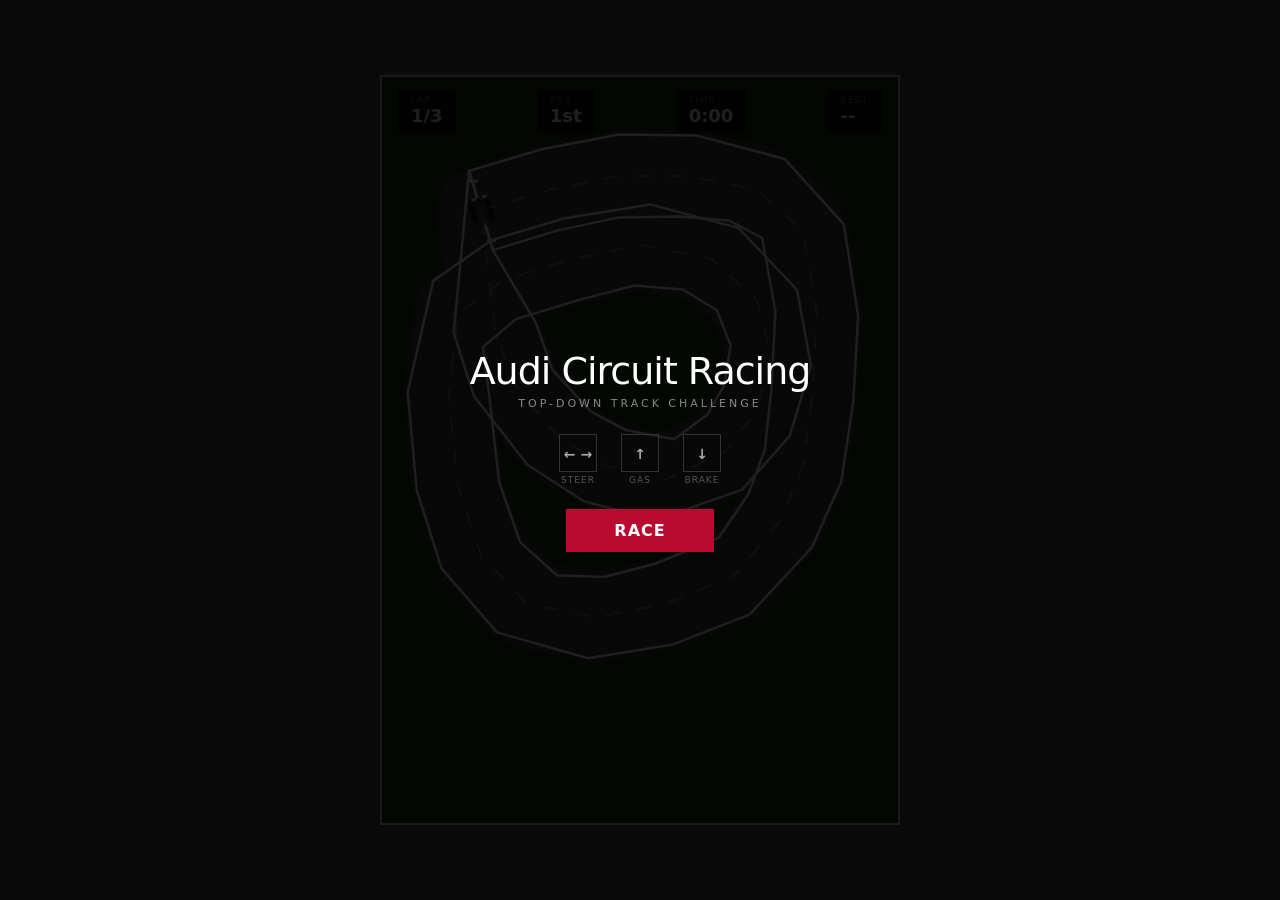
<file: audi-site/game.html>
<!DOCTYPE html>
<html lang="en">
<head>
<meta charset="UTF-8">
<meta name="viewport" content="width=device-width, initial-scale=1.0, user-scalable=no">
<title>Audi Circuit Racing</title>
<style>
*{margin:0;padding:0;box-sizing:border-box}
body{background:#0a0a0a;display:flex;justify-content:center;align-items:center;height:100vh;overflow:hidden;font-family:'Inter',system-ui,sans-serif;touch-action:none;user-select:none}
#wrap{position:relative;border:2px solid #1a1a1a;overflow:hidden}
canvas{display:block}
#hud{position:absolute;top:0;left:0;right:0;pointer-events:none;display:flex;justify-content:space-between;padding:12px 16px}
.hb{background:rgba(0,0,0,0.75);padding:6px 12px;border:1px solid rgba(255,255,255,0.06)}
.hl{font-size:8px;text-transform:uppercase;letter-spacing:2px;color:#666}
.hv{font-size:18px;font-weight:700;color:#fff}
#overlay{position:absolute;inset:0;background:rgba(0,0,0,0.88);display:flex;flex-direction:column;justify-content:center;align-items:center}
#overlay h2{font-size:38px;font-weight:200;letter-spacing:-1px;color:#fff;margin-bottom:4px}
#overlay .sub{font-size:11px;color:#888;letter-spacing:3px;text-transform:uppercase;margin-bottom:24px}
.keys{display:flex;gap:24px;margin-bottom:24px;flex-wrap:wrap;justify-content:center}
.kk{text-align:center}.kk-key{display:inline-block;width:38px;height:38px;border:1px solid #333;line-height:38px;color:#aaa;font-size:14px;font-weight:600;margin-bottom:3px}
.kk-label{font-size:9px;color:#555;text-transform:uppercase;letter-spacing:1px}
#overlay button{background:#BB0A30;color:#fff;border:none;padding:12px 48px;font-size:16px;font-weight:600;letter-spacing:1px;cursor:pointer;transition:all .2s;font-family:'Inter',system-ui,sans-serif}
#overlay button:hover{background:#d40a38}
#fs{font-size:44px;font-weight:700;color:#BB0A30;margin-bottom:4px}
#fb{font-size:12px;color:#666;margin-bottom:20px}
</style>
</head>
<body>
<div id="wrap">
<canvas id="c"></canvas>
<div id="hud">
  <div class="hb"><div class="hl">LAP</div><div class="hv" id="ld">1/3</div></div>
  <div class="hb"><div class="hl">POS</div><div class="hv" id="pd">1st</div></div>
  <div class="hb"><div class="hl">TIME</div><div class="hv" id="td">0:00</div></div>
  <div class="hb"><div class="hl">BEST</div><div class="hv" id="bd">--</div></div>
</div>
<div id="overlay">
  <h2 id="ot">Audi Circuit Racing</h2>
  <div class="sub" id="os">Top-Down Track Challenge</div>
  <div class="keys" id="ok">
    <div class="kk"><div class="kk-key">← →</div><div class="kk-label">Steer</div></div>
    <div class="kk"><div class="kk-key">↑</div><div class="kk-label">Gas</div></div>
    <div class="kk"><div class="kk-key">↓</div><div class="kk-label">Brake</div></div>
  </div>
  <button id="ob" onclick="window._go()">RACE</button>
  <div id="fs" style="display:none">0</div>
  <div id="fb" style="display:none">0</div>
</div>
</div>

<script>
(function(){
var cv=document.getElementById('c'),ctx=cv.getContext('2d');
var W=Math.min(520,innerWidth-8),H=Math.min(750,innerHeight-8);
cv.width=W;cv.height=H;document.getElementById('wrap').style.width=W+'px';document.getElementById('wrap').style.height=H+'px';

// ===== TRACK DATA =====
// Track defined as a series of waypoints (center points of the road)
var trackPts=[
  // Outer circuit - goes clockwise
  {x:0.15,y:0.15},{x:0.30,y:0.12},{x:0.45,y:0.10},{x:0.60,y:0.10},{x:0.75,y:0.12},{x:0.85,y:0.18},
  {x:0.88,y:0.30},{x:0.87,y:0.42},{x:0.85,y:0.52},{x:0.80,y:0.60},
  {x:0.70,y:0.68},{x:0.55,y:0.72},{x:0.40,y:0.74},{x:0.25,y:0.72},{x:0.15,y:0.65},
  {x:0.10,y:0.55},{x:0.08,y:0.42},{x:0.10,y:0.30},
  // Inner section
  {x:0.20,y:0.25},{x:0.35,y:0.22},{x:0.50,y:0.20},{x:0.65,y:0.22},{x:0.75,y:0.28},
  {x:0.78,y:0.36},{x:0.75,y:0.44},{x:0.68,y:0.50},{x:0.55,y:0.54},{x:0.42,y:0.52},{x:0.32,y:0.48},
  {x:0.22,y:0.40},{x:0.18,y:0.32}
];
var tw=0.09; // wider track

// Scale track to canvas
var margin=30;
var sx=W-margin*2,sy=H-margin*2;
function tx(x){return margin+x*sx}
function ty(y){return margin+y*sy}
function ts(w){return w*sx}

// Pre-compute scaled track
var track=[];
var totalLen=0;
for(var i=0;i<trackPts.length;i++){
  var p0=trackPts[i],p1=trackPts[(i+1)%trackPts.length];
  var dx=tx(p1.x)-tx(p0.x),dy=ty(p1.y)-ty(p0.y);
  var segLen=Math.sqrt(dx*dx+dy*dy);
  track.push({x:tx(p0.x),y:ty(p0.y),nx:tx(p1.x),ny:ty(p1.y),len:segLen,total:totalLen,angle:Math.atan2(dy,dx)});
  totalLen+=segLen;
}
var trackW=ts(tw);

// ===== PLAYER =====
var player={pos:0,x:track[0].x,y:track[0].y,angle:track[0].angle,speed:0,ms:320,acc:220,brk:350,steer:4,lap:1,cp:0};

// ===== AI CARS =====
var ai=[];
var aiCols=['#e74c3c','#2980b9','#27ae60','#8e44ad','#f39c12'];
function buildAI(){
  ai=[];
  for(var i=0;i<5;i++){
    var p=totalLen*(0.15+i*0.12);
    var s=player.ms*0.65+Math.random()*player.ms*0.15;
    ai.push({pos:p%totalLen,spd:s,ms:s,col:aiCols[i],off:(Math.random()-0.5)*trackW*0.5,lapOffset:0});
  }
}

// ===== STATE =====
var running=false,raceTime=0,bestTime=null;
try{bestTime=parseFloat(localStorage.getItem('atrbest')||'0')||null}catch(e){}

// ===== INPUT =====
var k={};
onkeydown=function(e){k[e.key]=true;e.preventDefault()};
onkeyup=function(e){k[e.key]=false;e.preventDefault()};
var tx0=0,ty0=0,ta=false;
cv.addEventListener('touchstart',function(e){e.preventDefault();tx0=e.touches[0].clientX;ty0=e.touches[0].clientY;ta=true});
cv.addEventListener('touchmove',function(e){
  e.preventDefault();if(!ta||!running)return;
  var dx=e.touches[0].clientX-tx0,dy=e.touches[0].clientY-ty0;
  player.angle+=dx*0.04;tx0=e.touches[0].clientX;ty0=e.touches[0].clientY;
});
cv.addEventListener('touchend',function(){ta=false});

function getTrackInfo(pos){
  pos=((pos%totalLen)+totalLen)%totalLen;
  for(var i=0;i<track.length;i++){
    if(pos>=track[i].total&&pos<track[i].total+track[i].len)return track[i];
  }
  return track[0];
}

function update(dt){
  if(!running)return;dt=Math.min(dt,0.08);
  raceTime+=dt;

  // Speed
  if(k['ArrowUp']||k['w'])player.speed+=player.acc*dt;
  else if(k['ArrowDown']||k['s'])player.speed-=player.brk*dt;
  else player.speed+=player.acc*0.15*dt;
  player.speed=Math.max(0,Math.min(player.ms,player.speed));

  // Steering
  if(k['ArrowLeft']||k['a'])player.angle-=player.steer*dt;
  if(k['ArrowRight']||k['d'])player.angle+=player.steer*dt;

  // Move and track distance-based position
  player.x+=Math.cos(player.angle)*player.speed*dt;
  player.y+=Math.sin(player.angle)*player.speed*dt;
  player.pos+=player.speed*dt;

  // Find nearest track segment for visual alignment only
  var nearest=null,minDist=Infinity,segIdx=0;
  for(var i=0;i<track.length;i++){
    var t=track[i],dx=player.x-t.x,dy=player.y-t.y;
    var proj=(dx*(t.nx-t.x)+dy*(t.ny-t.y))/(t.len*t.len);
    proj=Math.max(0,Math.min(1,proj));
    var cx=t.x+proj*(t.nx-t.x),cy=t.y+proj*(t.ny-t.y);
    var dist=Math.sqrt((player.x-cx)*(player.x-cx)+(player.y-cy)*(player.y-cy));
    if(dist<minDist){minDist=dist;nearest={x:cx,y:cy,proj:proj,idx:i,dist:dist};segIdx=i}
  }

  // Strong snap to track center
  if(nearest){
    player.x+=(nearest.x-player.x)*4*dt;
    player.y+=(nearest.y-player.y)*4*dt;
  }

  // Snap angle toward track direction
  var tseg=track[segIdx];
  var angleDiff=tseg.angle-player.angle;
  while(angleDiff>Math.PI)angleDiff-=Math.PI*2;
  while(angleDiff<-Math.PI)angleDiff+=Math.PI*2;
  player.angle+=angleDiff*2*dt;

  // Checkpoint/lap detection using accumulated distance
  if(player.pos>player.cp+totalLen*0.9){
    player.lap++;player.cp=player.lap*totalLen;
    if(player.lap>3){finish();return}
    player.speed=Math.min(player.speed,player.ms*0.4);
    document.getElementById('ld').textContent=player.lap+'/3';
  }

  // Update AI
  for(var i=0;i<ai.length;i++){
    var a=ai[i],ati=getTrackInfo(a.pos);
    a.pos+=a.spd*dt;
    a.pos=a.pos%totalLen;
    var ati2=getTrackInfo(a.pos);
    a.spd+=player.acc*0.2*dt;
    a.spd=Math.max(a.ms*0.5,Math.min(a.ms,a.spd));
  }

  // Position (how many AI ahead by distance)
  var myDist=player.pos;
  var behind=0;
  for(var i=0;i<ai.length;i++){
    var aiDist=ai[i].pos+ai[i].lapOffset*totalLen;
    if(aiDist<myDist)behind++;
  }
  var pt=['1st','2nd','3rd','4th','5th','6th'];
  document.getElementById('pd').textContent=pt[Math.min(5,ai.length-behind)];
  document.getElementById('td').textContent=Math.floor(raceTime/60)+':'+(Math.floor(raceTime%60)<10?'0':'')+Math.floor(raceTime%60);
}

function finish(){
  running=false;
  var ft=Math.floor(raceTime*10)/10;
  document.getElementById('bd').textContent=ft+'s';
  if(!bestTime||ft<bestTime){bestTime=ft;try{localStorage.setItem('atrbest',bestTime)}catch(e){}}
  var o=document.getElementById('overlay');o.style.display='flex';
  document.getElementById('ot').textContent='Race Complete!';
  document.getElementById('os').textContent='';
  document.getElementById('fs').textContent=ft+'s';
  document.getElementById('fs').style.display='block';
  document.getElementById('fb').textContent='Best: '+(bestTime)+'s';
  document.getElementById('fb').style.display='block';
  document.getElementById('ob').textContent='RACE AGAIN';
  document.getElementById('ok').style.display='none';
}

function drawTrack(){
  // Grass
  ctx.fillStyle='#1a3a10';ctx.fillRect(0,0,W,H);

  // Draw track as thick path
  ctx.strokeStyle='#3a3a3a';ctx.lineWidth=trackW*2+8;ctx.lineCap='round';ctx.lineJoin='round';
  ctx.beginPath();ctx.moveTo(track[0].x,track[0].y);
  for(var i=1;i<track.length;i++)ctx.lineTo(track[i].x,track[i].y);
  ctx.closePath();ctx.stroke();

  // Road surface
  ctx.strokeStyle='#404040';ctx.lineWidth=trackW*2;ctx.lineCap='round';ctx.lineJoin='round';
  ctx.beginPath();ctx.moveTo(track[0].x,track[0].y);
  for(var i=1;i<track.length;i++)ctx.lineTo(track[i].x,track[i].y);
  ctx.closePath();ctx.stroke();

  // Lane markings (dashed center line)
  ctx.strokeStyle='rgba(255,255,255,0.3)';ctx.lineWidth=2;ctx.setLineDash([14,18]);
  ctx.beginPath();ctx.moveTo(track[0].x,track[0].y);
  for(var i=1;i<track.length;i++)ctx.lineTo(track[i].x,track[i].y);
  ctx.closePath();ctx.stroke();ctx.setLineDash([]);

  // Track edges
  ctx.strokeStyle='#fff';ctx.lineWidth=2.5;
  for(var side=-1;side<=1;side+=2){
    ctx.beginPath();
    for(var i=0;i<track.length;i++){
      var t=track[i],perpX=-Math.sin(t.angle)*trackW*side,perpY=Math.cos(t.angle)*trackW*side;
      if(i===0)ctx.moveTo(t.x+perpX,t.y+perpY);
      else ctx.lineTo(t.x+perpX,t.y+perpY);
    }
    ctx.closePath();ctx.stroke();
  }

  // Start/finish line
  var sf=track[0];
  ctx.strokeStyle='#fff';ctx.lineWidth=3;
  ctx.beginPath();
  ctx.moveTo(sf.x-Math.sin(sf.angle)*trackW,sf.y+Math.cos(sf.angle)*trackW);
  ctx.lineTo(sf.x+Math.sin(sf.angle)*trackW,sf.y-Math.cos(sf.angle)*trackW);
  ctx.stroke();

  // Checkered pattern at start
  var nChecks=8;
  for(var c=0;c<nChecks;c++){
    if(c%2)continue;
    var f0=c/nChecks,f1=(c+1)/nChecks;
    var x0=sf.x-Math.sin(sf.angle)*trackW*(1-f0*2),y0=sf.y+Math.cos(sf.angle)*trackW*(1-f0*2);
    var x1=sf.x-Math.sin(sf.angle)*trackW*(1-f1*2),y1=sf.y+Math.cos(sf.angle)*trackW*(1-f1*2);
    ctx.fillStyle='#fff';
    ctx.fillRect(Math.min(x0,x1)-3,Math.min(y0,y1)-1,Math.abs(x1-x0)+6,3);
  }
}

function drawCar(x,y,angle,w,h,color,isPlayer){
  ctx.save();ctx.translate(x,y);ctx.rotate(angle);
  // Shadow
  if(isPlayer)ctx.fillStyle='rgba(0,0,0,0.4)';else ctx.fillStyle='rgba(0,0,0,0.5)';
  ctx.fillRect(-w/2+2,-h/2+2,w,h);
  // Body
  var g=ctx.createLinearGradient(-w/2,0,w/2,0);
  if(isPlayer){
    g.addColorStop(0,'#1a1a1a');g.addColorStop(0.3,'#3a3a3a');g.addColorStop(0.5,'#4a4a4a');g.addColorStop(0.7,'#3a3a3a');g.addColorStop(1,'#1a1a1a');
  }else{
    g.addColorStop(0,color);g.addColorStop(1,color);
  }
  ctx.fillStyle=g;ctx.fillRect(-w/2,-h/2,w,h);
  // Windshield
  ctx.fillStyle='#1a3050';ctx.fillRect(-w/2+w*0.1,-h/2+h*0.08,w*0.8,h*0.18);
  // Wheels
  ctx.fillStyle='#0a0a0a';ctx.fillRect(-w/2-2,-h/2+h*0.2,4,h*0.26);ctx.fillRect(w/2-2,-h/2+h*0.2,4,h*0.26);
  ctx.fillRect(-w/2-2,h/2-h*0.46,4,h*0.26);ctx.fillRect(w/2-2,h/2-h*0.46,4,h*0.26);
  // Headlights (player only)
  if(isPlayer){ctx.fillStyle='#ffe8a0';ctx.fillRect(-w/2+w*0.15,-h/2-1,5,3);ctx.fillRect(w/2-w*0.25,-h/2-1,5,3)}
  ctx.restore();
}

function reset(){
  player.pos=0;player.x=track[0].x;player.y=track[0].y;player.angle=track[0].angle;
  player.speed=0;player.lap=1;player.cp=0;raceTime=0;
  buildAI();
  document.getElementById('ld').textContent='1/3';
  document.getElementById('pd').textContent='6th';
  document.getElementById('td').textContent='0:00';
  document.getElementById('bd').textContent=bestTime?bestTime+'s':'--';
}

window._go=function(){
  reset();
  var o=document.getElementById('overlay');o.style.display='flex';
  document.getElementById('ot').textContent='3';document.getElementById('os').textContent='';
  document.getElementById('ob').style.display='none';document.getElementById('ok').style.display='none';
  document.getElementById('fs').style.display='none';document.getElementById('fb').style.display='none';
  var c=3;
  function tick(){
    if(c>0){document.getElementById('ot').textContent=c;c--;setTimeout(tick,600)}
    else{document.getElementById('ot').textContent='GO!';setTimeout(function(){o.style.display='none';running=true;document.getElementById('ob').style.display='block';document.getElementById('ob').textContent='RACE';document.getElementById('ok').style.display='flex'},350)}
  }
  tick();
};

function draw(){
  ctx.clearRect(0,0,W,H);
  drawTrack();
  // AI cars
  for(var i=0;i<ai.length;i++){
    var a=ai[i],ti=getTrackInfo(a.pos);
    var ax=ti.x+(ti.nx-ti.x)*(a.pos-ti.total)/ti.len;
    var ay=ti.y+(ti.ny-ti.y)*(a.pos-ti.total)/ti.len;
    drawCar(ax,ay,ti.angle,16,22,a.col,false);
  }
  // Player
  drawCar(player.x,player.y,player.angle,18,26,'',true);
}

var lt=0;
function loop(t){var dt=lt?(t-lt)/1000:0.016;lt=t;if(dt>0&&dt<0.5)update(dt);draw();requestAnimationFrame(loop)}
requestAnimationFrame(loop);
})();
</script>
</body>
</html>
</file>
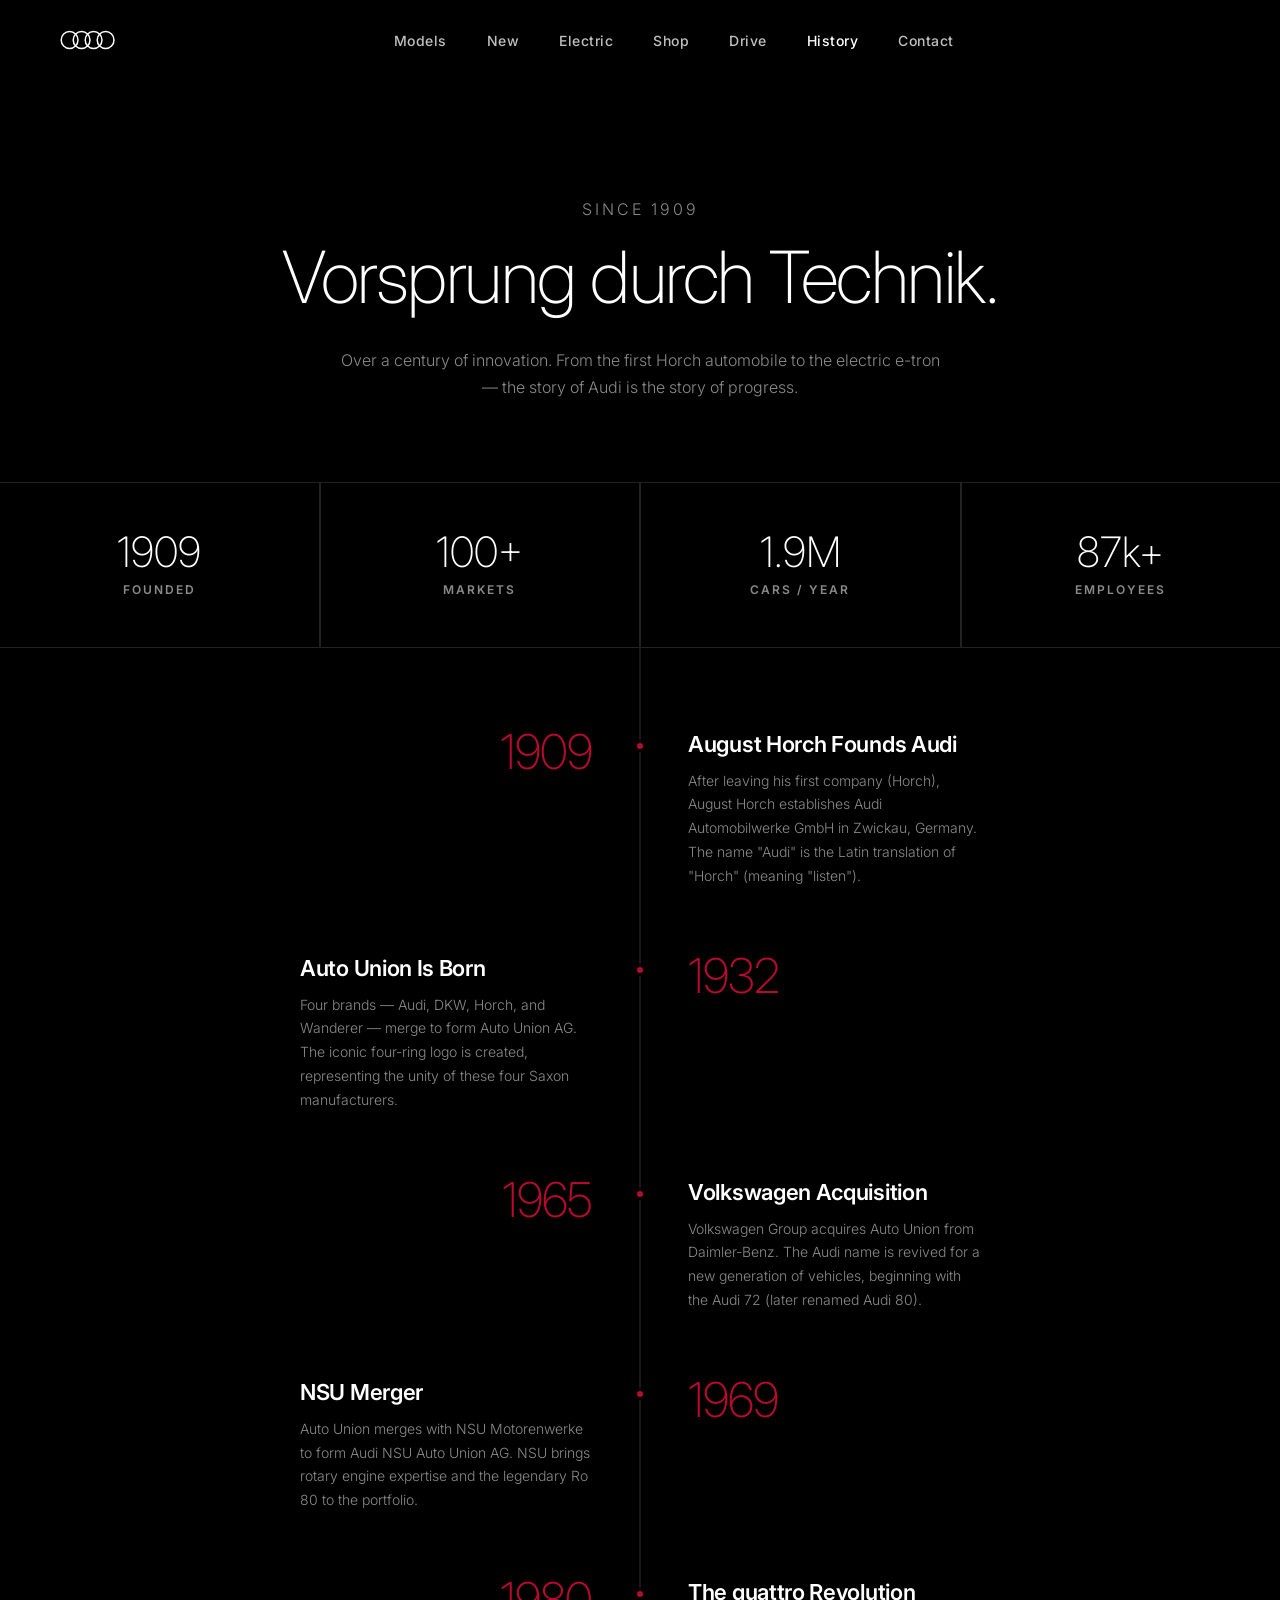
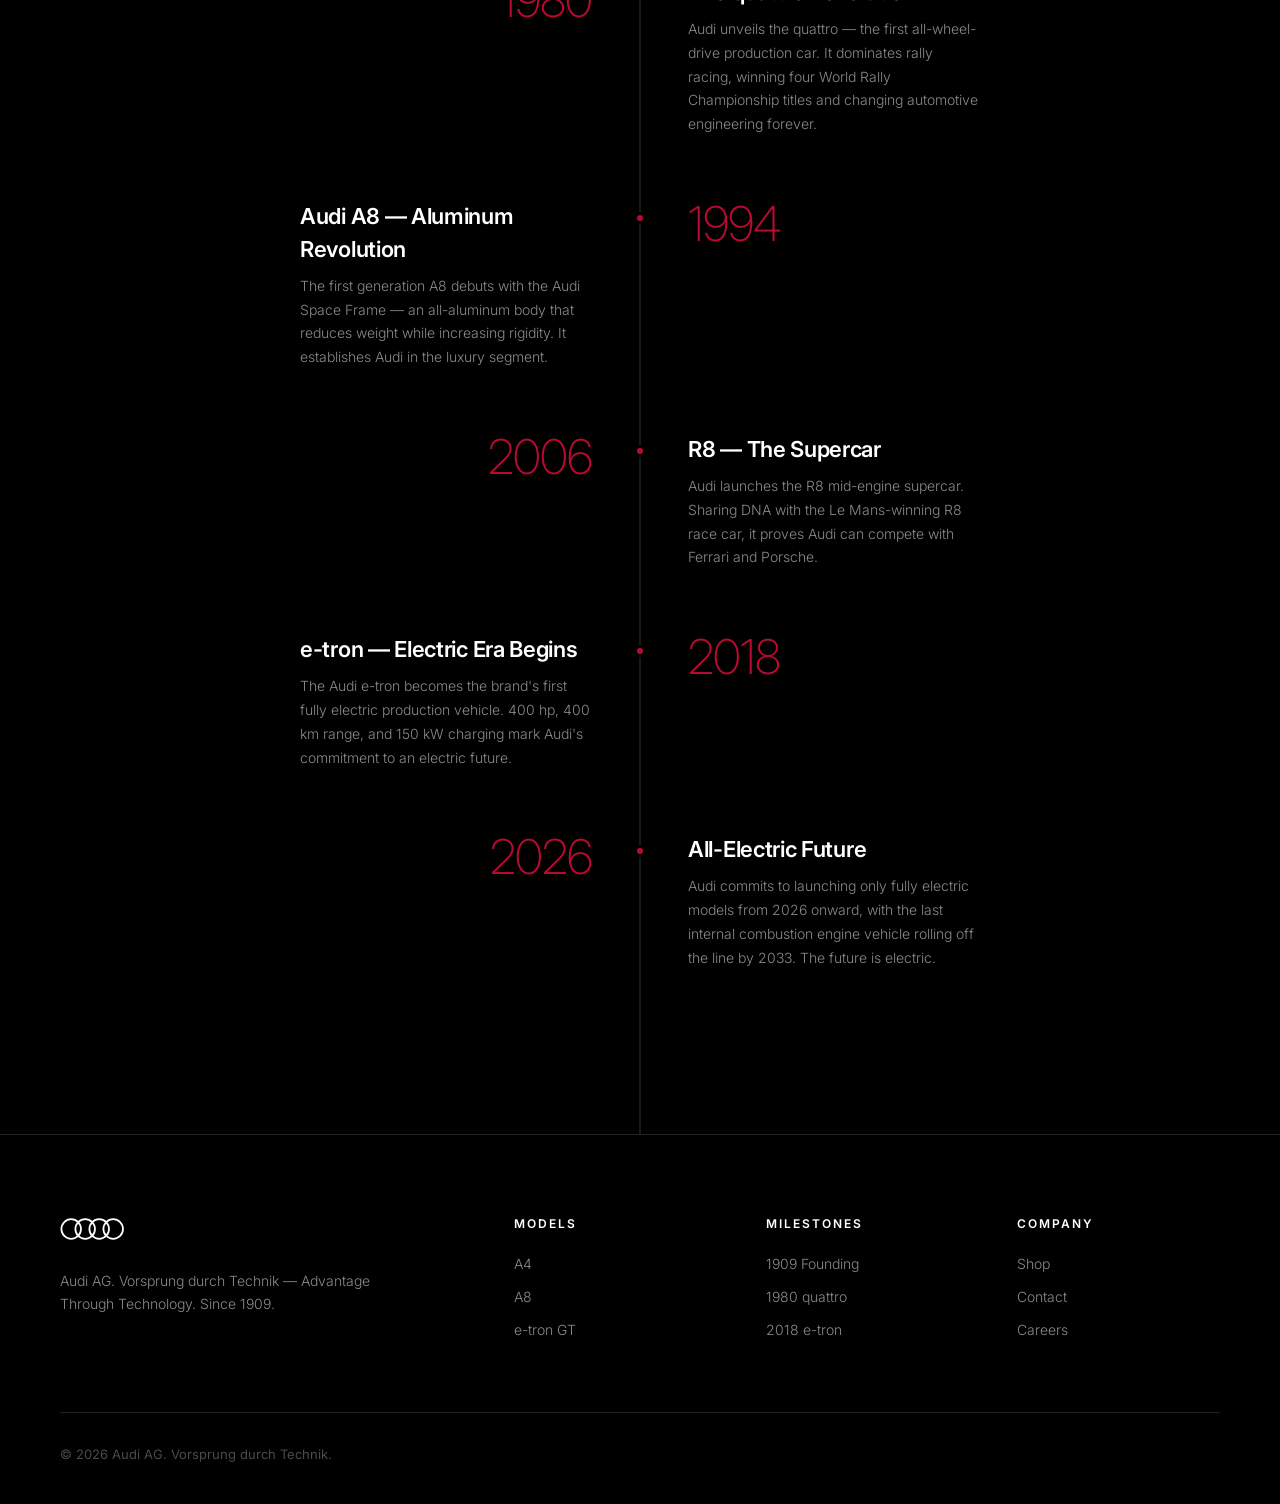
<file: audi-site/history.html>
<!DOCTYPE html>
<html lang="en">
<head>
  <meta charset="UTF-8">
  <meta name="viewport" content="width=device-width, initial-scale=1.0">
  <title>History — Audi</title>
  <link rel="stylesheet" href="css/style.css">
  <style>
    .history-hero { padding: 180px 60px 80px; text-align: center; }
    .history-hero h1 { font-size: clamp(42px, 6vw, 72px); font-weight: 200; letter-spacing: -1.5px; }
    .history-hero p { color: var(--audi-light-gray); font-size: 16px; font-weight: 300; max-width: 600px; margin: 16px auto 0; line-height: 1.7; }
    .timeline { max-width: 800px; margin: 0 auto; padding: 0 60px 100px; position: relative; }
    .timeline::before { content: ''; position: absolute; left: 50%; transform: translateX(-50%); top: 0; bottom: 0; width: 1px; background: #333; }
    .timeline-item { display: flex; align-items: flex-start; margin-bottom: 64px; position: relative; }
    .timeline-item:nth-child(odd) { flex-direction: row; }
    .timeline-item:nth-child(even) { flex-direction: row-reverse; }
    .timeline-year { flex: 1; text-align: right; padding-right: 48px; }
    .timeline-item:nth-child(even) .timeline-year { text-align: left; padding-right: 0; padding-left: 48px; }
    .timeline-year span {
      font-size: 48px; font-weight: 200; letter-spacing: -1px; color: var(--audi-red);
      display: block; line-height: 1;
    }
    .timeline-dot {
      position: absolute; left: 50%; top: 12px; transform: translateX(-50%);
      width: 12px; height: 12px; background: var(--audi-red); border-radius: 50%;
      border: 3px solid #000; z-index: 2;
    }
    .timeline-content { flex: 1; padding-left: 48px; }
    .timeline-item:nth-child(even) .timeline-content { padding-left: 0; padding-right: 48px; }
    .timeline-content h3 { font-size: 22px; font-weight: 600; letter-spacing: -0.3px; margin-bottom: 8px; }
    .timeline-content p { font-size: 14px; color: var(--audi-light-gray); font-weight: 300; line-height: 1.7; }
    .timeline-img { margin-top: 16px; width: 100%; height: 180px; background: #0a0a0a; border: 1px solid #222; overflow: hidden; }
    .timeline-img img { width: 100%; height: 100%; object-fit: cover; }
    .stats-row { display: grid; grid-template-columns: repeat(4,1fr); gap: 2px; background: #222; border-top: 1px solid #222; border-bottom: 1px solid #222; }
    .stat-block { background: #000; padding: 48px 24px; text-align: center; }
    .stat-block .num { font-size: 42px; font-weight: 200; line-height: 1; margin-bottom: 8px; }
    .stat-block .label { font-size: 12px; font-weight: 600; letter-spacing: 2px; text-transform: uppercase; color: var(--audi-light-gray); }
    @media (max-width: 768px) {
      .timeline::before { left: 24px; }
      .timeline-item, .timeline-item:nth-child(even) { flex-direction: column; padding-left: 48px; }
      .timeline-year { text-align: left !important; padding: 0 !important; margin-bottom: 8px; }
      .timeline-year span { font-size: 32px; }
      .timeline-dot { left: 24px; }
      .timeline-content { padding: 0 !important; }
      .timeline-item:nth-child(even) .timeline-content { padding: 0 !important; }
      .stats-row { grid-template-columns: repeat(2,1fr); }
    }
  </style>
</head>
<body>

  <nav class="navbar scrolled">
    <a href="index.html" class="nav-logo">
      <svg viewBox="0 0 112 40" fill="none"><circle cx="16" cy="20" r="14" stroke="white" stroke-width="2.5"/><circle cx="36" cy="20" r="14" stroke="white" stroke-width="2.5"/><circle cx="56" cy="20" r="14" stroke="white" stroke-width="2.5"/><circle cx="76" cy="20" r="14" stroke="white" stroke-width="2.5"/></svg>
    </a>
    <div class="nav-links">
      <a href="models.html">Models</a>
      <a href="new-models.html">New</a>
      <a href="electric.html">Electric</a>
      <a href="shop.html">Shop</a>
      <a href="game.html">Drive</a>
      <a href="history.html" style="color:#fff">History</a>
      <a href="contact.html">Contact</a>
    </div>
    <div class="nav-actions"><button class="hamburger" aria-label="Menu"><span></span><span></span><span></span></button></div>
  </nav>

  <section class="history-hero">
    <p class="section-label">Since 1909</p>
    <h1>Vorsprung durch Technik.</h1>
    <p>Over a century of innovation. From the first Horch automobile to the electric e-tron — the story of Audi is the story of progress.</p>
  </section>

  <div class="stats-row">
    <div class="stat-block"><div class="num">1909</div><div class="label">Founded</div></div>
    <div class="stat-block"><div class="num">100+</div><div class="label">Markets</div></div>
    <div class="stat-block"><div class="num">1.9M</div><div class="label">Cars / Year</div></div>
    <div class="stat-block"><div class="num">87k+</div><div class="label">Employees</div></div>
  </div>

  <div class="timeline" style="padding-top:80px">
    <div class="timeline-item reveal">
      <div class="timeline-year"><span>1909</span></div>
      <div class="timeline-dot"></div>
      <div class="timeline-content">
        <h3>August Horch Founds Audi</h3>
        <p>After leaving his first company (Horch), August Horch establishes Audi Automobilwerke GmbH in Zwickau, Germany. The name "Audi" is the Latin translation of "Horch" (meaning "listen").</p>
      </div>
    </div>

    <div class="timeline-item reveal">
      <div class="timeline-year"><span>1932</span></div>
      <div class="timeline-dot"></div>
      <div class="timeline-content">
        <h3>Auto Union Is Born</h3>
        <p>Four brands — Audi, DKW, Horch, and Wanderer — merge to form Auto Union AG. The iconic four-ring logo is created, representing the unity of these four Saxon manufacturers.</p>
      </div>
    </div>

    <div class="timeline-item reveal">
      <div class="timeline-year"><span>1965</span></div>
      <div class="timeline-dot"></div>
      <div class="timeline-content">
        <h3>Volkswagen Acquisition</h3>
        <p>Volkswagen Group acquires Auto Union from Daimler-Benz. The Audi name is revived for a new generation of vehicles, beginning with the Audi 72 (later renamed Audi 80).</p>
      </div>
    </div>

    <div class="timeline-item reveal">
      <div class="timeline-year"><span>1969</span></div>
      <div class="timeline-dot"></div>
      <div class="timeline-content">
        <h3>NSU Merger</h3>
        <p>Auto Union merges with NSU Motorenwerke to form Audi NSU Auto Union AG. NSU brings rotary engine expertise and the legendary Ro 80 to the portfolio.</p>
      </div>
    </div>

    <div class="timeline-item reveal">
      <div class="timeline-year"><span>1980</span></div>
      <div class="timeline-dot"></div>
      <div class="timeline-content">
        <h3>The quattro Revolution</h3>
        <p>Audi unveils the quattro — the first all-wheel-drive production car. It dominates rally racing, winning four World Rally Championship titles and changing automotive engineering forever.</p>
      </div>
    </div>

    <div class="timeline-item reveal">
      <div class="timeline-year"><span>1994</span></div>
      <div class="timeline-dot"></div>
      <div class="timeline-content">
        <h3>Audi A8 — Aluminum Revolution</h3>
        <p>The first generation A8 debuts with the Audi Space Frame — an all-aluminum body that reduces weight while increasing rigidity. It establishes Audi in the luxury segment.</p>
      </div>
    </div>

    <div class="timeline-item reveal">
      <div class="timeline-year"><span>2006</span></div>
      <div class="timeline-dot"></div>
      <div class="timeline-content">
        <h3>R8 — The Supercar</h3>
        <p>Audi launches the R8 mid-engine supercar. Sharing DNA with the Le Mans-winning R8 race car, it proves Audi can compete with Ferrari and Porsche.</p>
      </div>
    </div>

    <div class="timeline-item reveal">
      <div class="timeline-year"><span>2018</span></div>
      <div class="timeline-dot"></div>
      <div class="timeline-content">
        <h3>e-tron — Electric Era Begins</h3>
        <p>The Audi e-tron becomes the brand's first fully electric production vehicle. 400 hp, 400 km range, and 150 kW charging mark Audi's commitment to an electric future.</p>
      </div>
    </div>

    <div class="timeline-item reveal">
      <div class="timeline-year"><span>2026</span></div>
      <div class="timeline-dot"></div>
      <div class="timeline-content">
        <h3>All-Electric Future</h3>
        <p>Audi commits to launching only fully electric models from 2026 onward, with the last internal combustion engine vehicle rolling off the line by 2033. The future is electric.</p>
      </div>
    </div>
  </div>

  <footer class="footer">
    <div class="footer-grid">
      <div class="footer-brand">
        <svg viewBox="0 0 112 40" fill="none" style="height:28px"><circle cx="16" cy="20" r="14" stroke="white" stroke-width="2.5"/><circle cx="36" cy="20" r="14" stroke="white" stroke-width="2.5"/><circle cx="56" cy="20" r="14" stroke="white" stroke-width="2.5"/><circle cx="76" cy="20" r="14" stroke="white" stroke-width="2.5"/></svg>
        <p>Audi AG. Vorsprung durch Technik — Advantage Through Technology. Since 1909.</p>
      </div>
      <div class="footer-col"><h4>Models</h4><a href="models.html">A4</a><a href="models.html">A8</a><a href="electric.html">e-tron GT</a></div>
      <div class="footer-col"><h4>Milestones</h4><a href="history.html">1909 Founding</a><a href="history.html">1980 quattro</a><a href="history.html">2018 e-tron</a></div>
      <div class="footer-col"><h4>Company</h4><a href="shop.html">Shop</a><a href="contact.html">Contact</a><a href="#">Careers</a></div>
    </div>
    <div class="footer-bottom"><p>&copy; 2026 Audi AG. Vorsprung durch Technik.</p></div>
  </footer>

  <script src="js/main.js"></script>
</body>
</html>
</file>
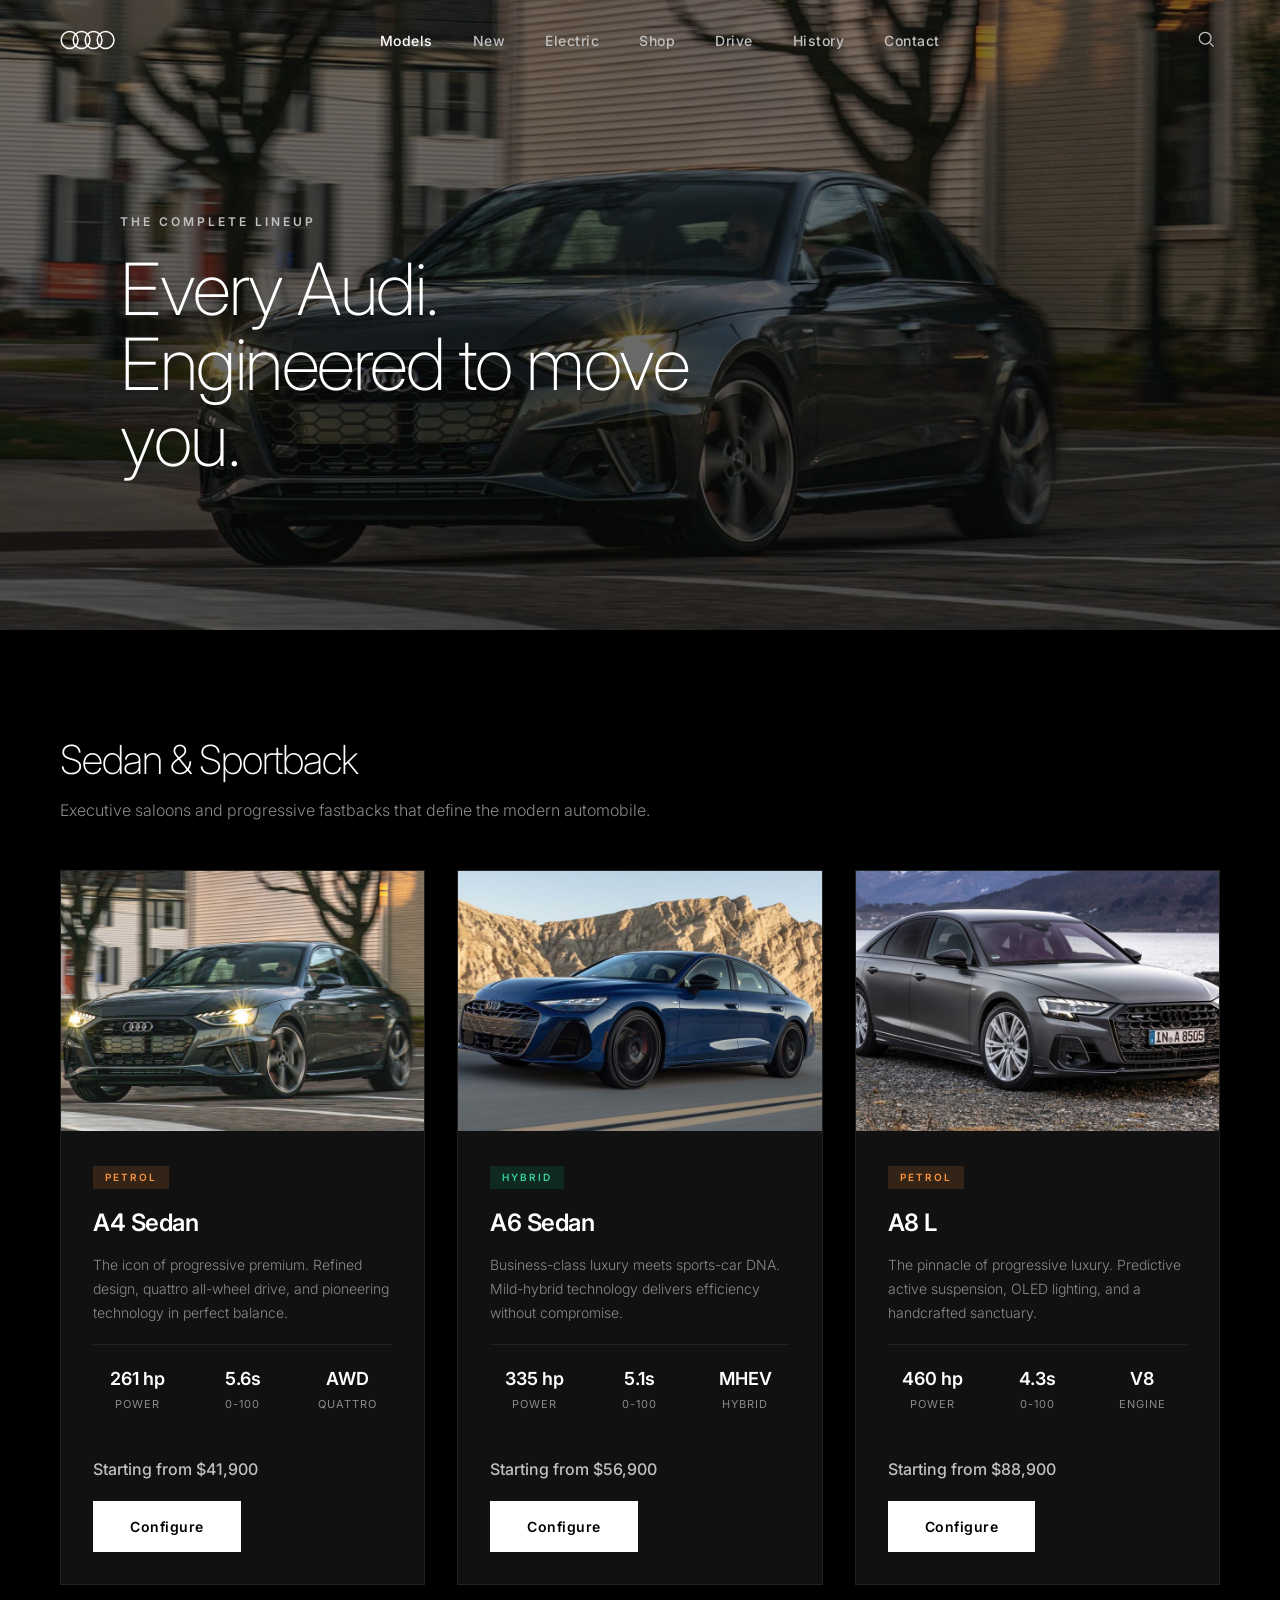
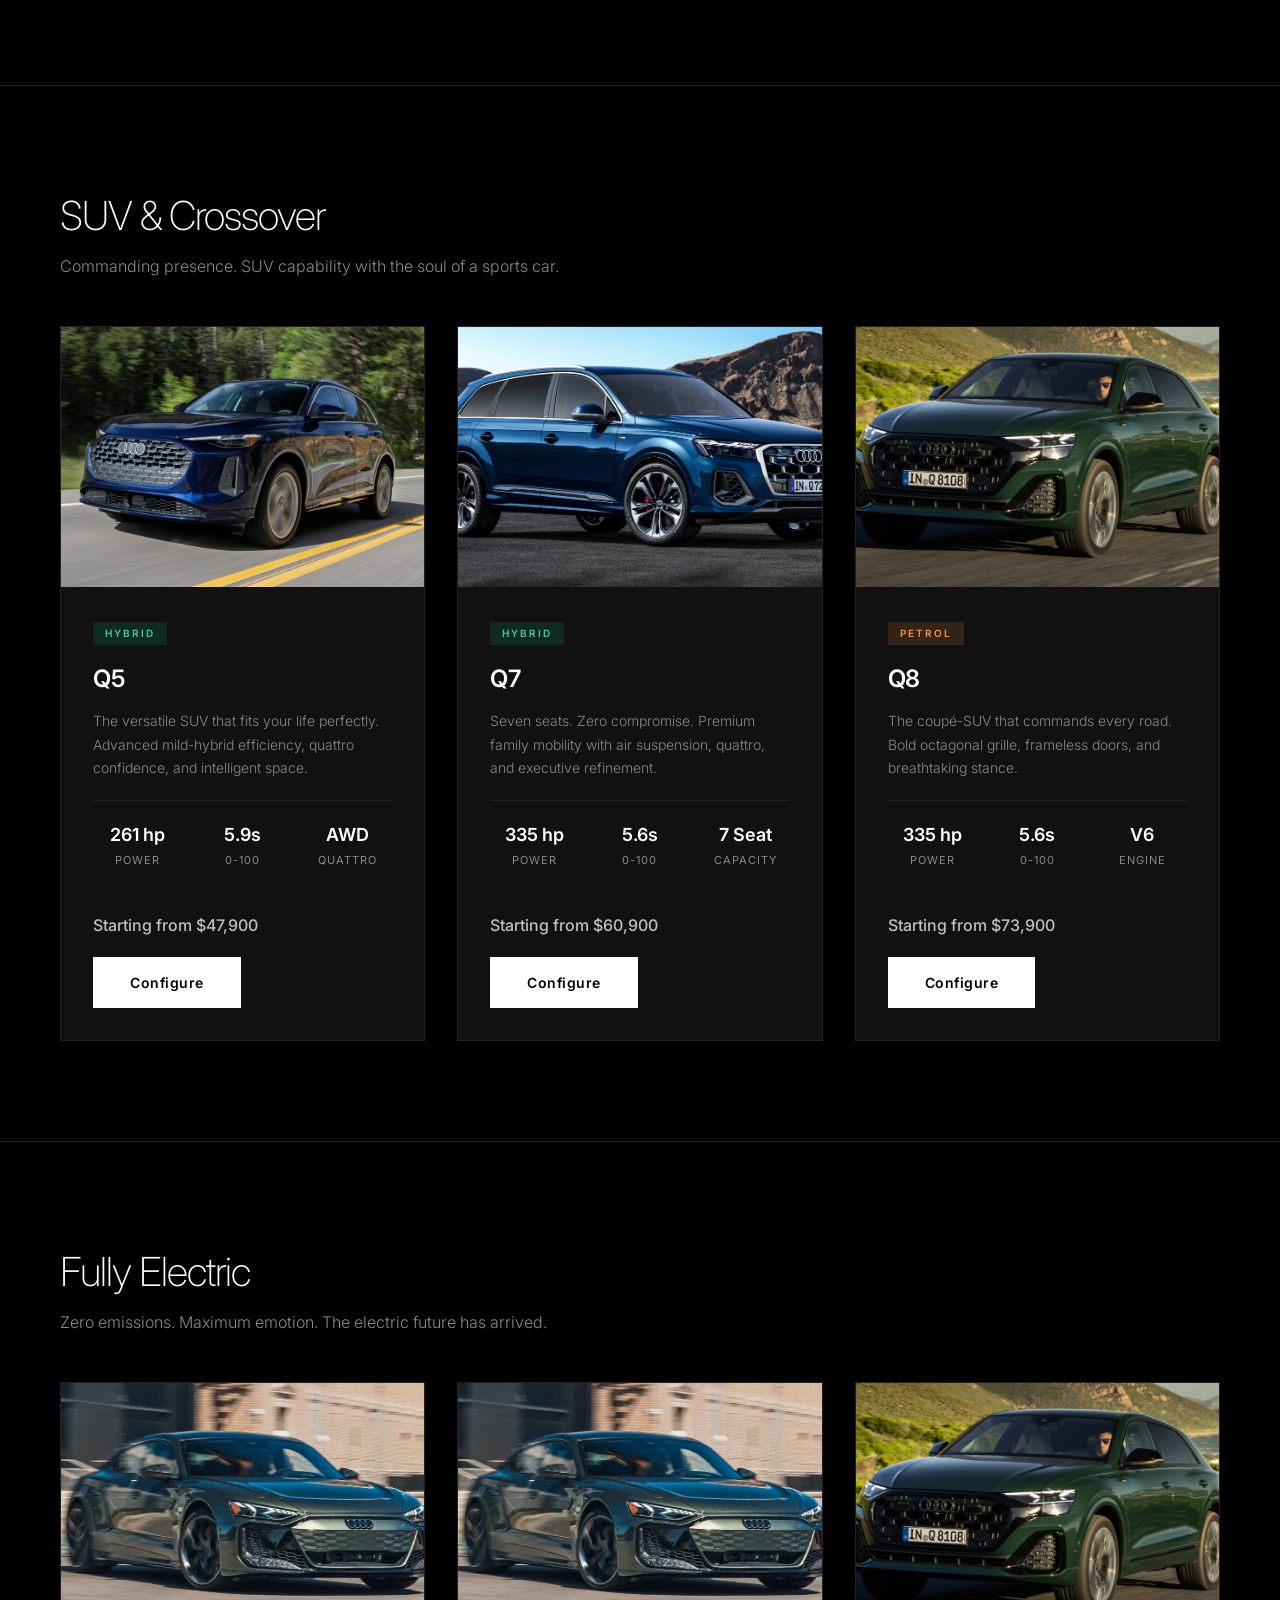
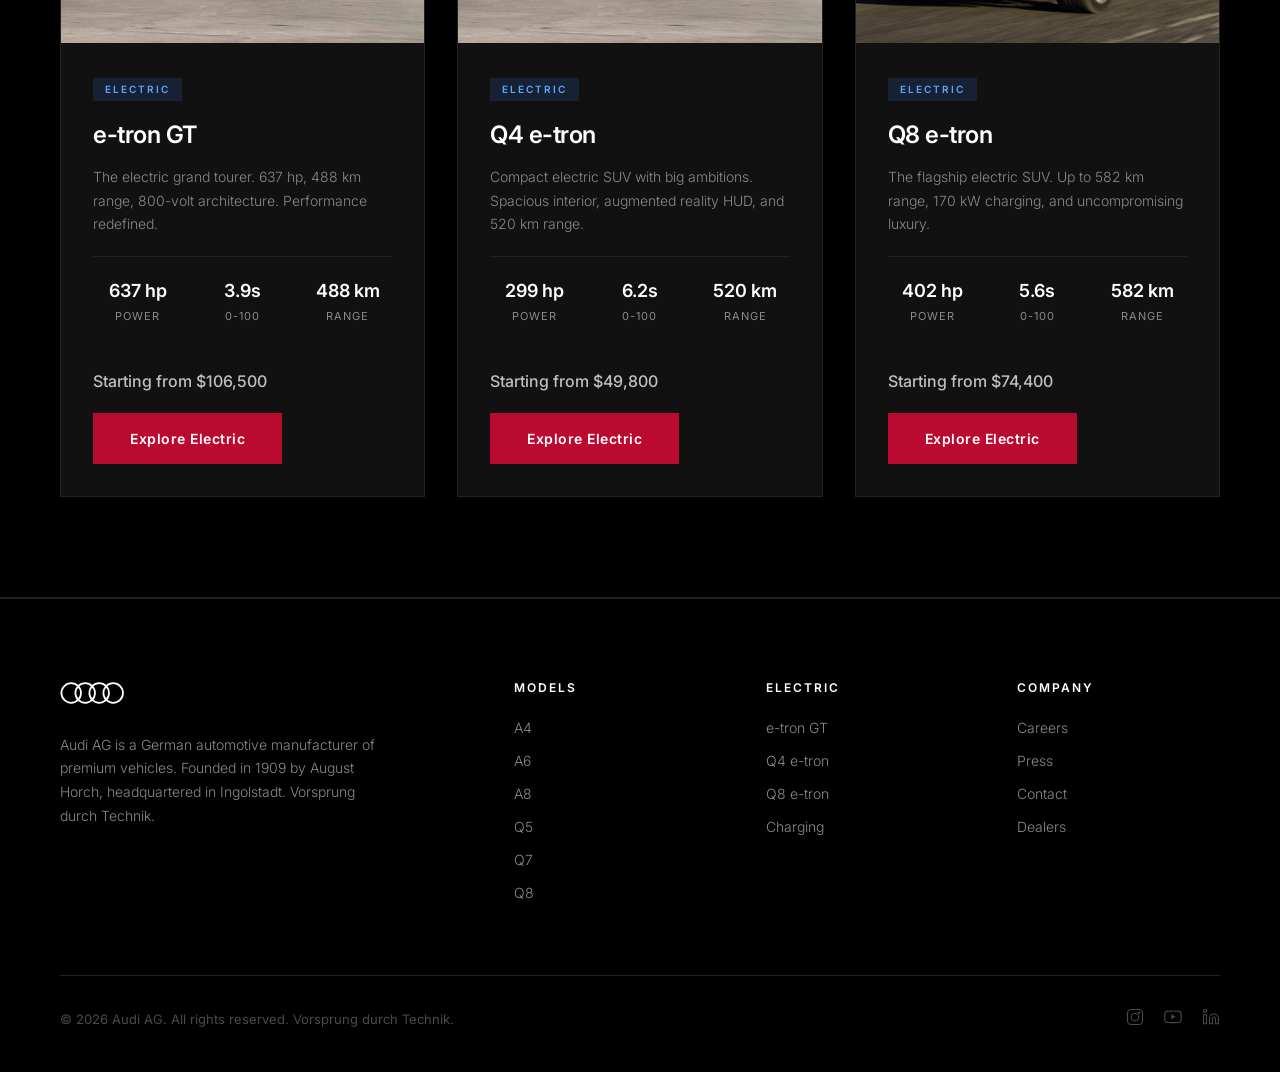
<file: audi-site/models.html>
<!DOCTYPE html>
<html lang="en">
<head>
  <meta charset="UTF-8">
  <meta name="viewport" content="width=device-width, initial-scale=1.0">
  <title>Models — Audi</title>
  <link rel="stylesheet" href="css/style.css">
  <link rel="icon" type="image/svg+xml" href="data:image/svg+xml,<svg xmlns='http://www.w3.org/2000/svg' viewBox='0 0 64 64'><circle cx='32' cy='32' r='30' fill='none' stroke='white' stroke-width='2'/><circle cx='32' cy='32' r='20' fill='none' stroke='white' stroke-width='2'/><circle cx='32' cy='32' r='10' fill='none' stroke='white' stroke-width='2'/></svg>">
</head>
<body>

  <!-- ============ NAVIGATION ============ -->
  <nav class="navbar scrolled">
    <a href="index.html" class="nav-logo">
      <svg viewBox="0 0 112 40" fill="none" xmlns="http://www.w3.org/2000/svg">
        <circle cx="16" cy="20" r="14" stroke="white" stroke-width="2.5"/>
        <circle cx="36" cy="20" r="14" stroke="white" stroke-width="2.5"/>
        <circle cx="56" cy="20" r="14" stroke="white" stroke-width="2.5"/>
        <circle cx="76" cy="20" r="14" stroke="white" stroke-width="2.5"/>
      </svg>
    </a>

    <div class="nav-links">
      <a href="models.html" style="color:#fff">Models</a>
      <a href="new-models.html">New</a>
      <a href="electric.html">Electric</a>
      <a href="shop.html">Shop</a>
      <a href="game.html">Drive</a>
      <a href="history.html">History</a>
      <a href="contact.html">Contact</a>
    </div>

    <div class="nav-actions">
      <button aria-label="Search">
        <svg viewBox="0 0 24 24" fill="none" stroke="currentColor" stroke-width="1.5">
          <circle cx="11" cy="11" r="7"/>
          <path d="M21 21l-4.35-4.35"/>
        </svg>
      </button>
      <button class="hamburger" aria-label="Menu" aria-expanded="false">
        <span></span>
        <span></span>
        <span></span>
      </button>
    </div>
  </nav>

  <!-- ============ PAGE HERO ============ -->
  <section class="page-hero">
    <div class="page-hero-bg">
      <img src="img/a4.jpg" 
           alt="Audi model lineup" loading="eager">
    </div>
    <div class="page-hero-overlay"></div>
    <div class="page-hero-content">
      <p class="page-hero-label">The Complete Lineup</p>
      <h1 class="page-hero-title">Every Audi.<br>Engineered to move you.</h1>
    </div>
  </section>

  <!-- ============ SEDAN MODELS ============ -->
  <section class="model-category">
    <div class="model-category-header">
      <h2>Sedan & Sportback</h2>
      <p>Executive saloons and progressive fastbacks that define the modern automobile.</p>
    </div>

    <div class="model-row">
      <!-- A4 -->
      <div class="model-detail-card reveal">
        <div class="model-detail-image">
          <img src="img/a4.jpg" alt="Audi A4" loading="lazy">
        </div>
        <div class="model-detail-body">
          <span class="model-detail-tag tag-petrol">Petrol</span>
          <h3 class="model-detail-name">A4 Sedan</h3>
          <p class="model-detail-info">The icon of progressive premium. Refined design, quattro all-wheel drive, and pioneering technology in perfect balance.</p>
          <div class="model-detail-specs">
            <div class="model-detail-spec">
              <div class="model-detail-spec-value">261 hp</div>
              <div class="model-detail-spec-label">Power</div>
            </div>
            <div class="model-detail-spec">
              <div class="model-detail-spec-value">5.6s</div>
              <div class="model-detail-spec-label">0-100</div>
            </div>
            <div class="model-detail-spec">
              <div class="model-detail-spec-value">AWD</div>
              <div class="model-detail-spec-label">quattro</div>
            </div>
          </div>
          <p class="model-detail-price">Starting from $41,900</p>
          <a href="#" class="btn-primary">Configure</a>
        </div>
      </div>

      <!-- A6 -->
      <div class="model-detail-card reveal">
        <div class="model-detail-image">
          <img src="img/a6.jpg" alt="Audi A6" loading="lazy">
        </div>
        <div class="model-detail-body">
          <span class="model-detail-tag tag-hybrid">Hybrid</span>
          <h3 class="model-detail-name">A6 Sedan</h3>
          <p class="model-detail-info">Business-class luxury meets sports-car DNA. Mild-hybrid technology delivers efficiency without compromise.</p>
          <div class="model-detail-specs">
            <div class="model-detail-spec">
              <div class="model-detail-spec-value">335 hp</div>
              <div class="model-detail-spec-label">Power</div>
            </div>
            <div class="model-detail-spec">
              <div class="model-detail-spec-value">5.1s</div>
              <div class="model-detail-spec-label">0-100</div>
            </div>
            <div class="model-detail-spec">
              <div class="model-detail-spec-value">MHEV</div>
              <div class="model-detail-spec-label">Hybrid</div>
            </div>
          </div>
          <p class="model-detail-price">Starting from $56,900</p>
          <a href="#" class="btn-primary">Configure</a>
        </div>
      </div>

      <!-- A8 -->
      <div class="model-detail-card reveal">
        <div class="model-detail-image">
          <img src="img/a8.jpg" alt="Audi A8" loading="lazy">
        </div>
        <div class="model-detail-body">
          <span class="model-detail-tag tag-petrol">Petrol</span>
          <h3 class="model-detail-name">A8 L</h3>
          <p class="model-detail-info">The pinnacle of progressive luxury. Predictive active suspension, OLED lighting, and a handcrafted sanctuary.</p>
          <div class="model-detail-specs">
            <div class="model-detail-spec">
              <div class="model-detail-spec-value">460 hp</div>
              <div class="model-detail-spec-label">Power</div>
            </div>
            <div class="model-detail-spec">
              <div class="model-detail-spec-value">4.3s</div>
              <div class="model-detail-spec-label">0-100</div>
            </div>
            <div class="model-detail-spec">
              <div class="model-detail-spec-value">V8</div>
              <div class="model-detail-spec-label">Engine</div>
            </div>
          </div>
          <p class="model-detail-price">Starting from $88,900</p>
          <a href="#" class="btn-primary">Configure</a>
        </div>
      </div>
    </div>
  </section>

  <!-- ============ SUV MODELS ============ -->
  <section class="model-category">
    <div class="model-category-header">
      <h2>SUV & Crossover</h2>
      <p>Commanding presence. SUV capability with the soul of a sports car.</p>
    </div>

    <div class="model-row">
      <!-- Q5 -->
      <div class="model-detail-card reveal">
        <div class="model-detail-image">
          <img src="img/q5.jpg" alt="Audi Q5" loading="lazy">
        </div>
        <div class="model-detail-body">
          <span class="model-detail-tag tag-hybrid">Hybrid</span>
          <h3 class="model-detail-name">Q5</h3>
          <p class="model-detail-info">The versatile SUV that fits your life perfectly. Advanced mild-hybrid efficiency, quattro confidence, and intelligent space.</p>
          <div class="model-detail-specs">
            <div class="model-detail-spec">
              <div class="model-detail-spec-value">261 hp</div>
              <div class="model-detail-spec-label">Power</div>
            </div>
            <div class="model-detail-spec">
              <div class="model-detail-spec-value">5.9s</div>
              <div class="model-detail-spec-label">0-100</div>
            </div>
            <div class="model-detail-spec">
              <div class="model-detail-spec-value">AWD</div>
              <div class="model-detail-spec-label">quattro</div>
            </div>
          </div>
          <p class="model-detail-price">Starting from $47,900</p>
          <a href="#" class="btn-primary">Configure</a>
        </div>
      </div>

      <!-- Q7 -->
      <div class="model-detail-card reveal">
        <div class="model-detail-image">
          <img src="img/q7.jpg" alt="Audi Q7" loading="lazy">
        </div>
        <div class="model-detail-body">
          <span class="model-detail-tag tag-hybrid">Hybrid</span>
          <h3 class="model-detail-name">Q7</h3>
          <p class="model-detail-info">Seven seats. Zero compromise. Premium family mobility with air suspension, quattro, and executive refinement.</p>
          <div class="model-detail-specs">
            <div class="model-detail-spec">
              <div class="model-detail-spec-value">335 hp</div>
              <div class="model-detail-spec-label">Power</div>
            </div>
            <div class="model-detail-spec">
              <div class="model-detail-spec-value">5.6s</div>
              <div class="model-detail-spec-label">0-100</div>
            </div>
            <div class="model-detail-spec">
              <div class="model-detail-spec-value">7 Seat</div>
              <div class="model-detail-spec-label">Capacity</div>
            </div>
          </div>
          <p class="model-detail-price">Starting from $60,900</p>
          <a href="#" class="btn-primary">Configure</a>
        </div>
      </div>

      <!-- Q8 -->
      <div class="model-detail-card reveal">
        <div class="model-detail-image">
          <img src="img/q8.jpg" alt="Audi Q8" loading="lazy">
        </div>
        <div class="model-detail-body">
          <span class="model-detail-tag tag-petrol">Petrol</span>
          <h3 class="model-detail-name">Q8</h3>
          <p class="model-detail-info">The coupé-SUV that commands every road. Bold octagonal grille, frameless doors, and breathtaking stance.</p>
          <div class="model-detail-specs">
            <div class="model-detail-spec">
              <div class="model-detail-spec-value">335 hp</div>
              <div class="model-detail-spec-label">Power</div>
            </div>
            <div class="model-detail-spec">
              <div class="model-detail-spec-value">5.6s</div>
              <div class="model-detail-spec-label">0-100</div>
            </div>
            <div class="model-detail-spec">
              <div class="model-detail-spec-value">V6</div>
              <div class="model-detail-spec-label">Engine</div>
            </div>
          </div>
          <p class="model-detail-price">Starting from $73,900</p>
          <a href="#" class="btn-primary">Configure</a>
        </div>
      </div>
    </div>
  </section>

  <!-- ============ ELECTRIC MODELS ============ -->
  <section class="model-category">
    <div class="model-category-header">
      <h2>Fully Electric</h2>
      <p>Zero emissions. Maximum emotion. The electric future has arrived.</p>
    </div>

    <div class="model-row">
      <!-- e-tron GT -->
      <div class="model-detail-card reveal">
        <div class="model-detail-image">
          <img src="img/etron.jpg" alt="Audi e-tron GT" loading="lazy">
        </div>
        <div class="model-detail-body">
          <span class="model-detail-tag tag-electric">Electric</span>
          <h3 class="model-detail-name">e-tron GT</h3>
          <p class="model-detail-info">The electric grand tourer. 637 hp, 488 km range, 800-volt architecture. Performance redefined.</p>
          <div class="model-detail-specs">
            <div class="model-detail-spec">
              <div class="model-detail-spec-value">637 hp</div>
              <div class="model-detail-spec-label">Power</div>
            </div>
            <div class="model-detail-spec">
              <div class="model-detail-spec-value">3.9s</div>
              <div class="model-detail-spec-label">0-100</div>
            </div>
            <div class="model-detail-spec">
              <div class="model-detail-spec-value">488 km</div>
              <div class="model-detail-spec-label">Range</div>
            </div>
          </div>
          <p class="model-detail-price">Starting from $106,500</p>
          <a href="electric.html" class="btn-red">Explore Electric</a>
        </div>
      </div>

      <!-- Q4 e-tron -->
      <div class="model-detail-card reveal">
        <div class="model-detail-image">
          <img src="img/etron.jpg" alt="Audi Q4 e-tron" loading="lazy">
        </div>
        <div class="model-detail-body">
          <span class="model-detail-tag tag-electric">Electric</span>
          <h3 class="model-detail-name">Q4 e-tron</h3>
          <p class="model-detail-info">Compact electric SUV with big ambitions. Spacious interior, augmented reality HUD, and 520 km range.</p>
          <div class="model-detail-specs">
            <div class="model-detail-spec">
              <div class="model-detail-spec-value">299 hp</div>
              <div class="model-detail-spec-label">Power</div>
            </div>
            <div class="model-detail-spec">
              <div class="model-detail-spec-value">6.2s</div>
              <div class="model-detail-spec-label">0-100</div>
            </div>
            <div class="model-detail-spec">
              <div class="model-detail-spec-value">520 km</div>
              <div class="model-detail-spec-label">Range</div>
            </div>
          </div>
          <p class="model-detail-price">Starting from $49,800</p>
          <a href="electric.html" class="btn-red">Explore Electric</a>
        </div>
      </div>

      <!-- Q8 e-tron -->
      <div class="model-detail-card reveal">
        <div class="model-detail-image">
          <img src="img/q8.jpg" alt="Audi Q8 e-tron" loading="lazy">
        </div>
        <div class="model-detail-body">
          <span class="model-detail-tag tag-electric">Electric</span>
          <h3 class="model-detail-name">Q8 e-tron</h3>
          <p class="model-detail-info">The flagship electric SUV. Up to 582 km range, 170 kW charging, and uncompromising luxury.</p>
          <div class="model-detail-specs">
            <div class="model-detail-spec">
              <div class="model-detail-spec-value">402 hp</div>
              <div class="model-detail-spec-label">Power</div>
            </div>
            <div class="model-detail-spec">
              <div class="model-detail-spec-value">5.6s</div>
              <div class="model-detail-spec-label">0-100</div>
            </div>
            <div class="model-detail-spec">
              <div class="model-detail-spec-value">582 km</div>
              <div class="model-detail-spec-label">Range</div>
            </div>
          </div>
          <p class="model-detail-price">Starting from $74,400</p>
          <a href="electric.html" class="btn-red">Explore Electric</a>
        </div>
      </div>
    </div>
  </section>

  <!-- ============ FOOTER ============ -->
  <footer class="footer">
    <div class="footer-grid">
      <div class="footer-brand">
        <svg viewBox="0 0 112 40" fill="none" xmlns="http://www.w3.org/2000/svg" style="height:28px">
          <circle cx="16" cy="20" r="14" stroke="white" stroke-width="2.5"/>
          <circle cx="36" cy="20" r="14" stroke="white" stroke-width="2.5"/>
          <circle cx="56" cy="20" r="14" stroke="white" stroke-width="2.5"/>
          <circle cx="76" cy="20" r="14" stroke="white" stroke-width="2.5"/>
        </svg>
        <p>Audi AG is a German automotive manufacturer of premium vehicles. Founded in 1909 by August Horch, headquartered in Ingolstadt. Vorsprung durch Technik.</p>
      </div>
      <div class="footer-col">
        <h4>Models</h4>
        <a href="models.html">A4</a>
        <a href="models.html">A6</a>
        <a href="models.html">A8</a>
        <a href="models.html">Q5</a>
        <a href="models.html">Q7</a>
        <a href="models.html">Q8</a>
      </div>
      <div class="footer-col">
        <h4>Electric</h4>
        <a href="electric.html">e-tron GT</a>
        <a href="electric.html">Q4 e-tron</a>
        <a href="electric.html">Q8 e-tron</a>
        <a href="electric.html">Charging</a>
      </div>
      <div class="footer-col">
        <h4>Company</h4>
        <a href="#">Careers</a>
        <a href="#">Press</a>
        <a href="#">Contact</a>
        <a href="#">Dealers</a>
      </div>
    </div>
    <div class="footer-bottom">
      <p>&copy; 2026 Audi AG. All rights reserved. Vorsprung durch Technik.</p>
      <div class="footer-social">
        <a href="#" aria-label="Instagram">
          <svg viewBox="0 0 24 24" fill="none" stroke="currentColor" stroke-width="1.5">
            <rect x="2" y="2" width="20" height="20" rx="5"/>
            <circle cx="12" cy="12" r="5"/>
            <circle cx="17.5" cy="6.5" r="1.5" fill="currentColor" stroke="none"/>
          </svg>
        </a>
        <a href="#" aria-label="YouTube">
          <svg viewBox="0 0 24 24" fill="none" stroke="currentColor" stroke-width="1.5">
            <polygon points="9.75 15.02 15.5 11.75 9.75 8.48 9.75 15.02" fill="currentColor" stroke="none"/>
            <path d="M22.54 6.42a2.78 2.78 0 00-1.94-1.96C18.88 4 12 4 12 4s-6.88 0-8.6.46a2.78 2.78 0 00-1.94 1.96A29.94 29.94 0 001 11.75a29.94 29.94 0 00.46 5.33A2.78 2.78 0 003.4 19c1.72.46 8.6.46 8.6.46s6.88 0 8.6-.46a2.78 2.78 0 001.94-1.96 29.94 29.94 0 00.46-5.25 29.94 29.94 0 00-.46-5.37z"/>
          </svg>
        </a>
        <a href="#" aria-label="LinkedIn">
          <svg viewBox="0 0 24 24" fill="none" stroke="currentColor" stroke-width="1.5">
            <path d="M16 8a6 6 0 016 6v7h-4v-7a2 2 0 00-4 0v7h-4v-7a6 6 0 016-6zM2 9h4v12H2zM4 6a2 2 0 100-4 2 2 0 000 4z"/>
          </svg>
        </a>
      </div>
    </div>
  </footer>

  <script src="js/main.js"></script>
</body>
</html>
</file>
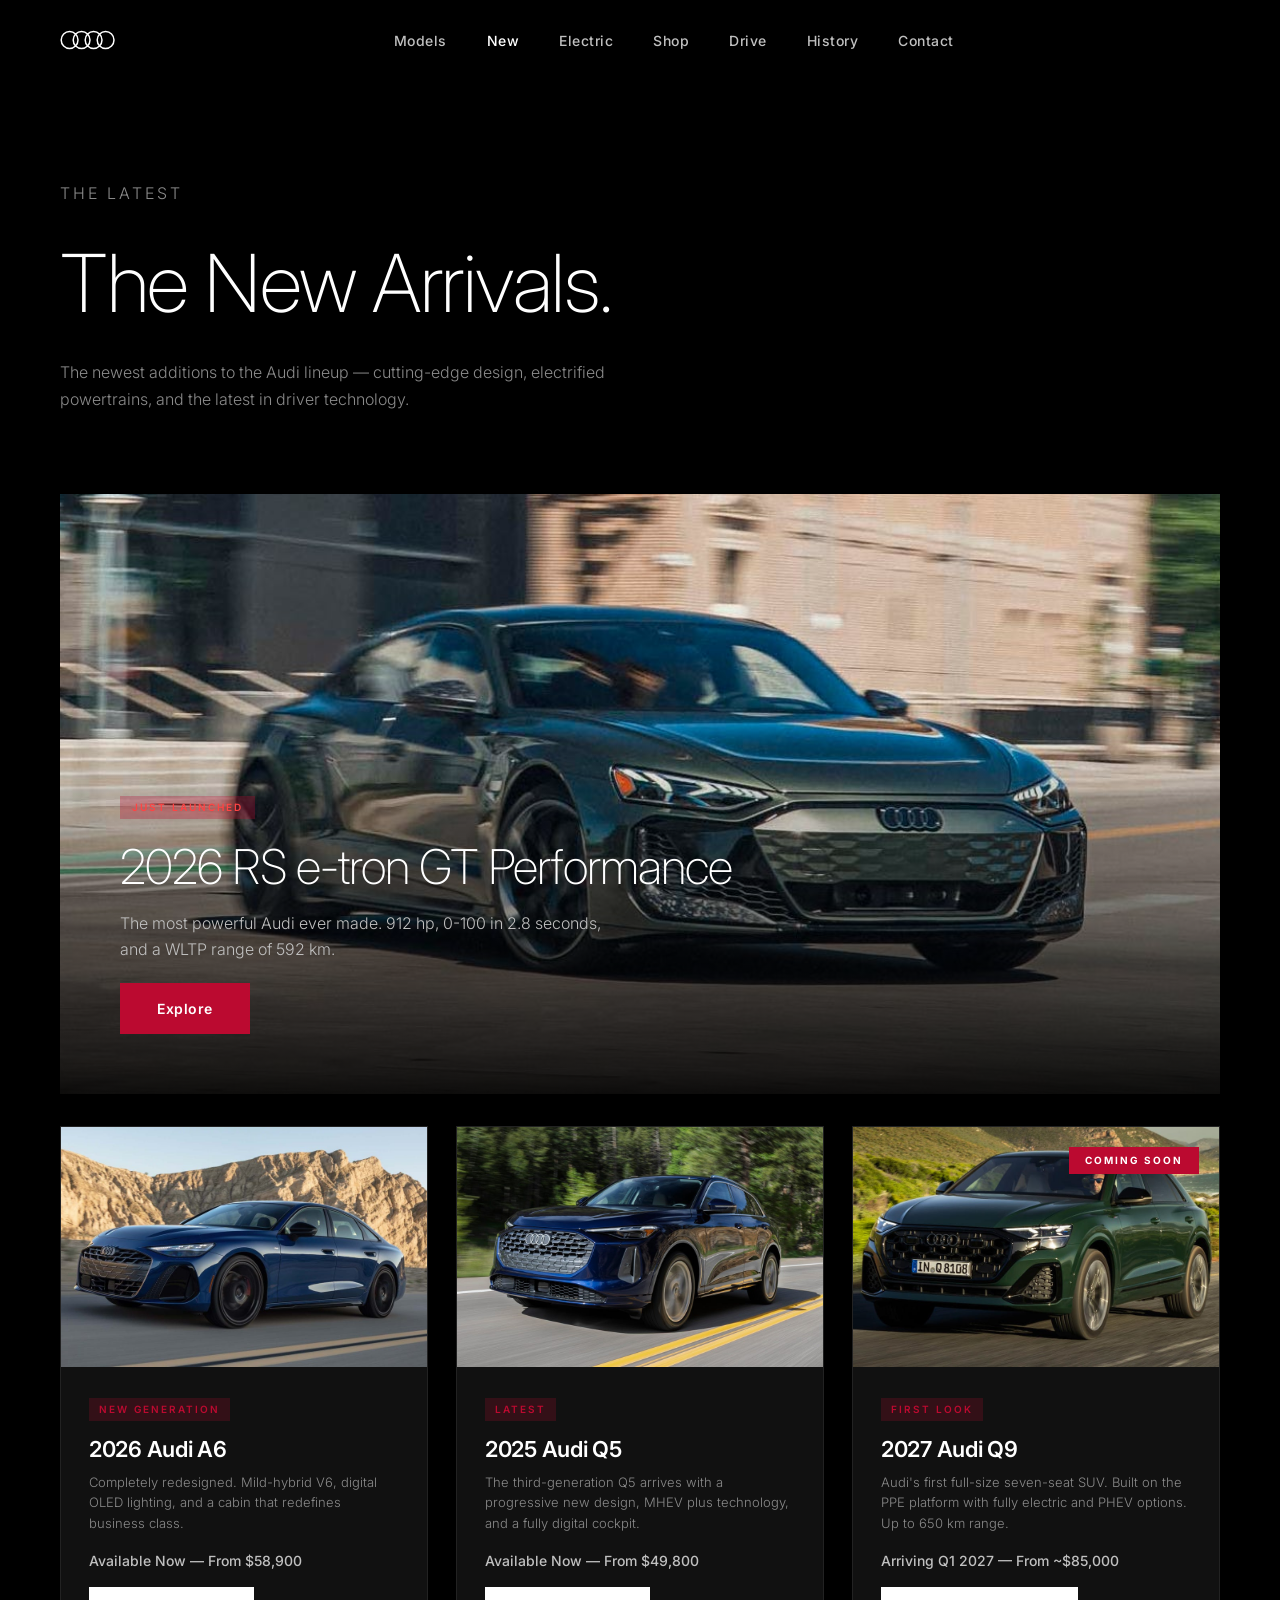
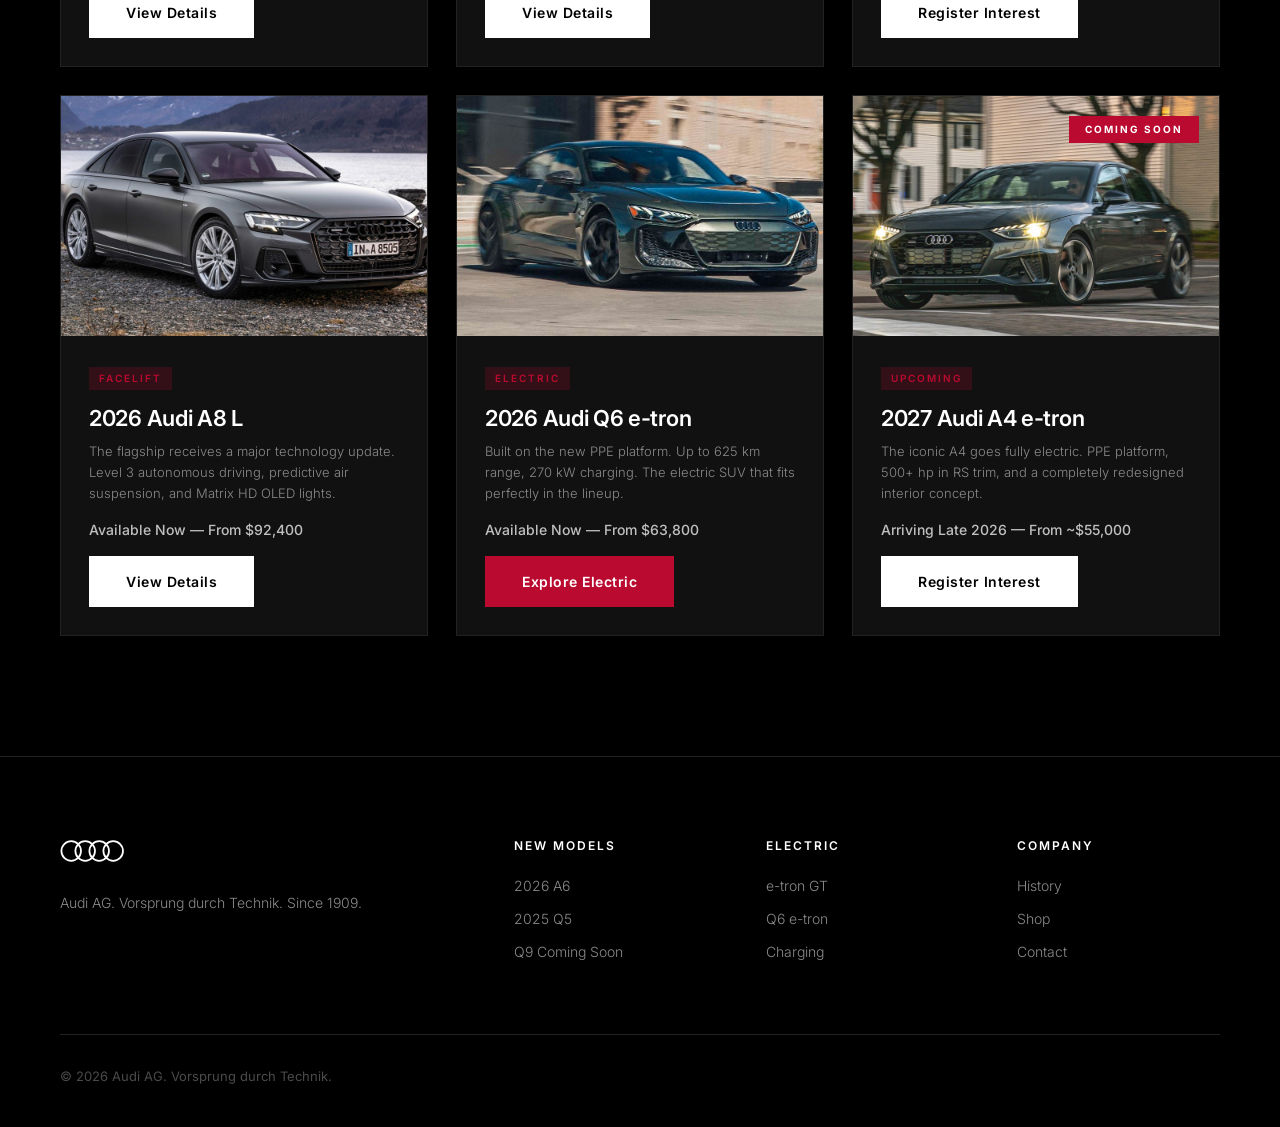
<file: audi-site/new-models.html>
<!DOCTYPE html>
<html lang="en">
<head>
  <meta charset="UTF-8">
  <meta name="viewport" content="width=device-width, initial-scale=1.0">
  <title>New Models — Audi</title>
  <link rel="stylesheet" href="css/style.css">
  <style>
    .new-hero { padding: 180px 60px 80px; }
    .new-hero h1 { font-size: clamp(42px, 7vw, 80px); font-weight: 200; letter-spacing: -1.5px; margin-bottom: 16px; }
    .new-hero p { color: var(--audi-light-gray); font-size: 16px; font-weight: 300; max-width: 560px; line-height: 1.7; }
    .new-showcase { padding: 0 60px 120px; }
    .new-car-hero { position: relative; height: 600px; overflow: hidden; margin-bottom: 32px; }
    .new-car-hero img { width: 100%; height: 100%; object-fit: cover; object-position: center 35%; }
    .new-car-overlay {
      position: absolute; bottom: 0; left: 0; right: 0;
      padding: 60px; background: linear-gradient(transparent, rgba(0,0,0,0.92));
    }
    .new-car-overlay .tag { display: inline-block; font-size: 10px; font-weight: 600; letter-spacing: 2px; text-transform: uppercase; padding: 4px 12px; margin-bottom: 12px; background: rgba(187,10,48,0.3); color: #f44; }
    .new-car-overlay h2 { font-size: 48px; font-weight: 200; letter-spacing: -1px; margin-bottom: 8px; }
    .new-car-overlay p { font-size: 16px; color: var(--audi-silver); font-weight: 300; max-width: 500px; line-height: 1.6; margin-bottom: 20px; }
    .new-grid { display: grid; grid-template-columns: repeat(auto-fit, minmax(360px, 1fr)); gap: 28px; }
    .new-card { background: #111; border: 1px solid #222; overflow: hidden; transition: all .4s ease; }
    .new-card:hover { border-color: #444; transform: translateY(-4px); }
    .new-card-img { width: 100%; height: 240px; overflow: hidden; background: #0a0a0a; }
    .new-card-img img { width: 100%; height: 100%; object-fit: cover; object-position: center 35%; transition: transform .6s ease; }
    .new-card:hover .new-card-img img { transform: scale(1.05); }
    .new-card-body { padding: 28px; }
    .new-card-badge { display: inline-block; font-size: 10px; font-weight: 600; letter-spacing: 2px; text-transform: uppercase; padding: 4px 10px; margin-bottom: 12px; background: rgba(187,10,48,0.2); color: var(--audi-red); }
    .new-card h3 { font-size: 22px; font-weight: 600; letter-spacing: -0.3px; margin-bottom: 6px; }
    .new-card .info { font-size: 13px; color: var(--audi-light-gray); font-weight: 300; line-height: 1.6; margin-bottom: 16px; }
    .new-card .highlight { font-size: 14px; color: var(--audi-silver); font-weight: 500; margin-bottom: 16px; }
    .coming-soon { position: relative; }
    .coming-soon::after { content: 'COMING SOON'; position: absolute; top: 20px; right: 20px; background: var(--audi-red); color: #fff; padding: 6px 16px; font-size: 10px; font-weight: 700; letter-spacing: 2px; }
    @media (max-width: 900px) {
      .new-hero, .new-showcase { padding-left: 24px; padding-right: 24px; }
      .new-car-hero { height: 400px; }
      .new-car-overlay { padding: 32px; }
      .new-car-overlay h2 { font-size: 32px; }
    }
  </style>
</head>
<body>

  <nav class="navbar scrolled">
    <a href="index.html" class="nav-logo">
      <svg viewBox="0 0 112 40" fill="none"><circle cx="16" cy="20" r="14" stroke="white" stroke-width="2.5"/><circle cx="36" cy="20" r="14" stroke="white" stroke-width="2.5"/><circle cx="56" cy="20" r="14" stroke="white" stroke-width="2.5"/><circle cx="76" cy="20" r="14" stroke="white" stroke-width="2.5"/></svg>
    </a>
    <div class="nav-links">
      <a href="models.html">Models</a>
      <a href="new-models.html" style="color:#fff">New</a>
      <a href="electric.html">Electric</a>
      <a href="shop.html">Shop</a>
      <a href="game.html">Drive</a>
      <a href="history.html">History</a>
      <a href="contact.html">Contact</a>
    </div>
    <div class="nav-actions"><button class="hamburger" aria-label="Menu"><span></span><span></span><span></span></button></div>
  </nav>

  <section class="new-hero">
    <p class="section-label">The Latest</p>
    <h1>The New Arrivals.</h1>
    <p>The newest additions to the Audi lineup — cutting-edge design, electrified powertrains, and the latest in driver technology.</p>
  </section>

  <!-- Featured new model -->
  <div class="new-showcase">
    <div class="new-car-hero reveal">
      <img src="img/etron.jpg" alt="2026 Audi e-tron GT">
      <div class="new-car-overlay">
        <span class="tag">Just Launched</span>
        <h2>2026 RS e-tron GT Performance</h2>
        <p>The most powerful Audi ever made. 912 hp, 0-100 in 2.8 seconds, and a WLTP range of 592 km.</p>
        <a href="electric.html" class="btn-red">Explore</a>
      </div>
    </div>

    <div class="new-grid">
      <div class="new-card reveal">
        <div class="new-card-img"><img src="img/a6.jpg" alt="2026 Audi A6"></div>
        <div class="new-card-body">
          <span class="new-card-badge">New Generation</span>
          <h3>2026 Audi A6</h3>
          <p class="info">Completely redesigned. Mild-hybrid V6, digital OLED lighting, and a cabin that redefines business class.</p>
          <p class="highlight">Available Now — From $58,900</p>
          <a href="models.html" class="btn-primary">View Details</a>
        </div>
      </div>

      <div class="new-card reveal">
        <div class="new-card-img"><img src="img/q5.jpg" alt="2025 Audi Q5"></div>
        <div class="new-card-body">
          <span class="new-card-badge">Latest</span>
          <h3>2025 Audi Q5</h3>
          <p class="info">The third-generation Q5 arrives with a progressive new design, MHEV plus technology, and a fully digital cockpit.</p>
          <p class="highlight">Available Now — From $49,800</p>
          <a href="models.html" class="btn-primary">View Details</a>
        </div>
      </div>

      <div class="new-card reveal coming-soon">
        <div class="new-card-img"><img src="img/q8.jpg" alt="2026 Audi Q9"></div>
        <div class="new-card-body">
          <span class="new-card-badge">First Look</span>
          <h3>2027 Audi Q9</h3>
          <p class="info">Audi's first full-size seven-seat SUV. Built on the PPE platform with fully electric and PHEV options. Up to 650 km range.</p>
          <p class="highlight">Arriving Q1 2027 — From ~$85,000</p>
          <a href="#" class="btn-primary">Register Interest</a>
        </div>
      </div>

      <div class="new-card reveal">
        <div class="new-card-img"><img src="img/a8.jpg" alt="2026 Audi A8"></div>
        <div class="new-card-body">
          <span class="new-card-badge">Facelift</span>
          <h3>2026 Audi A8 L</h3>
          <p class="info">The flagship receives a major technology update. Level 3 autonomous driving, predictive air suspension, and Matrix HD OLED lights.</p>
          <p class="highlight">Available Now — From $92,400</p>
          <a href="models.html" class="btn-primary">View Details</a>
        </div>
      </div>

      <div class="new-card reveal">
        <div class="new-card-img"><img src="img/etron.jpg" alt="2026 Audi Q6 e-tron"></div>
        <div class="new-card-body">
          <span class="new-card-badge">Electric</span>
          <h3>2026 Audi Q6 e-tron</h3>
          <p class="info">Built on the new PPE platform. Up to 625 km range, 270 kW charging. The electric SUV that fits perfectly in the lineup.</p>
          <p class="highlight">Available Now — From $63,800</p>
          <a href="electric.html" class="btn-red">Explore Electric</a>
        </div>
      </div>

      <div class="new-card reveal coming-soon">
        <div class="new-card-img"><img src="img/a4.jpg" alt="2027 Audi A4 e-tron"></div>
        <div class="new-card-body">
          <span class="new-card-badge">Upcoming</span>
          <h3>2027 Audi A4 e-tron</h3>
          <p class="info">The iconic A4 goes fully electric. PPE platform, 500+ hp in RS trim, and a completely redesigned interior concept.</p>
          <p class="highlight">Arriving Late 2026 — From ~$55,000</p>
          <a href="#" class="btn-primary">Register Interest</a>
        </div>
      </div>
    </div>
  </div>

  <footer class="footer">
    <div class="footer-grid">
      <div class="footer-brand">
        <svg viewBox="0 0 112 40" fill="none" style="height:28px"><circle cx="16" cy="20" r="14" stroke="white" stroke-width="2.5"/><circle cx="36" cy="20" r="14" stroke="white" stroke-width="2.5"/><circle cx="56" cy="20" r="14" stroke="white" stroke-width="2.5"/><circle cx="76" cy="20" r="14" stroke="white" stroke-width="2.5"/></svg>
        <p>Audi AG. Vorsprung durch Technik. Since 1909.</p>
      </div>
      <div class="footer-col"><h4>New Models</h4><a href="new-models.html">2026 A6</a><a href="new-models.html">2025 Q5</a><a href="new-models.html">Q9 Coming Soon</a></div>
      <div class="footer-col"><h4>Electric</h4><a href="electric.html">e-tron GT</a><a href="electric.html">Q6 e-tron</a><a href="electric.html">Charging</a></div>
      <div class="footer-col"><h4>Company</h4><a href="history.html">History</a><a href="shop.html">Shop</a><a href="contact.html">Contact</a></div>
    </div>
    <div class="footer-bottom"><p>&copy; 2026 Audi AG. Vorsprung durch Technik.</p></div>
  </footer>

  <script src="js/main.js"></script>
</body>
</html>
</file>
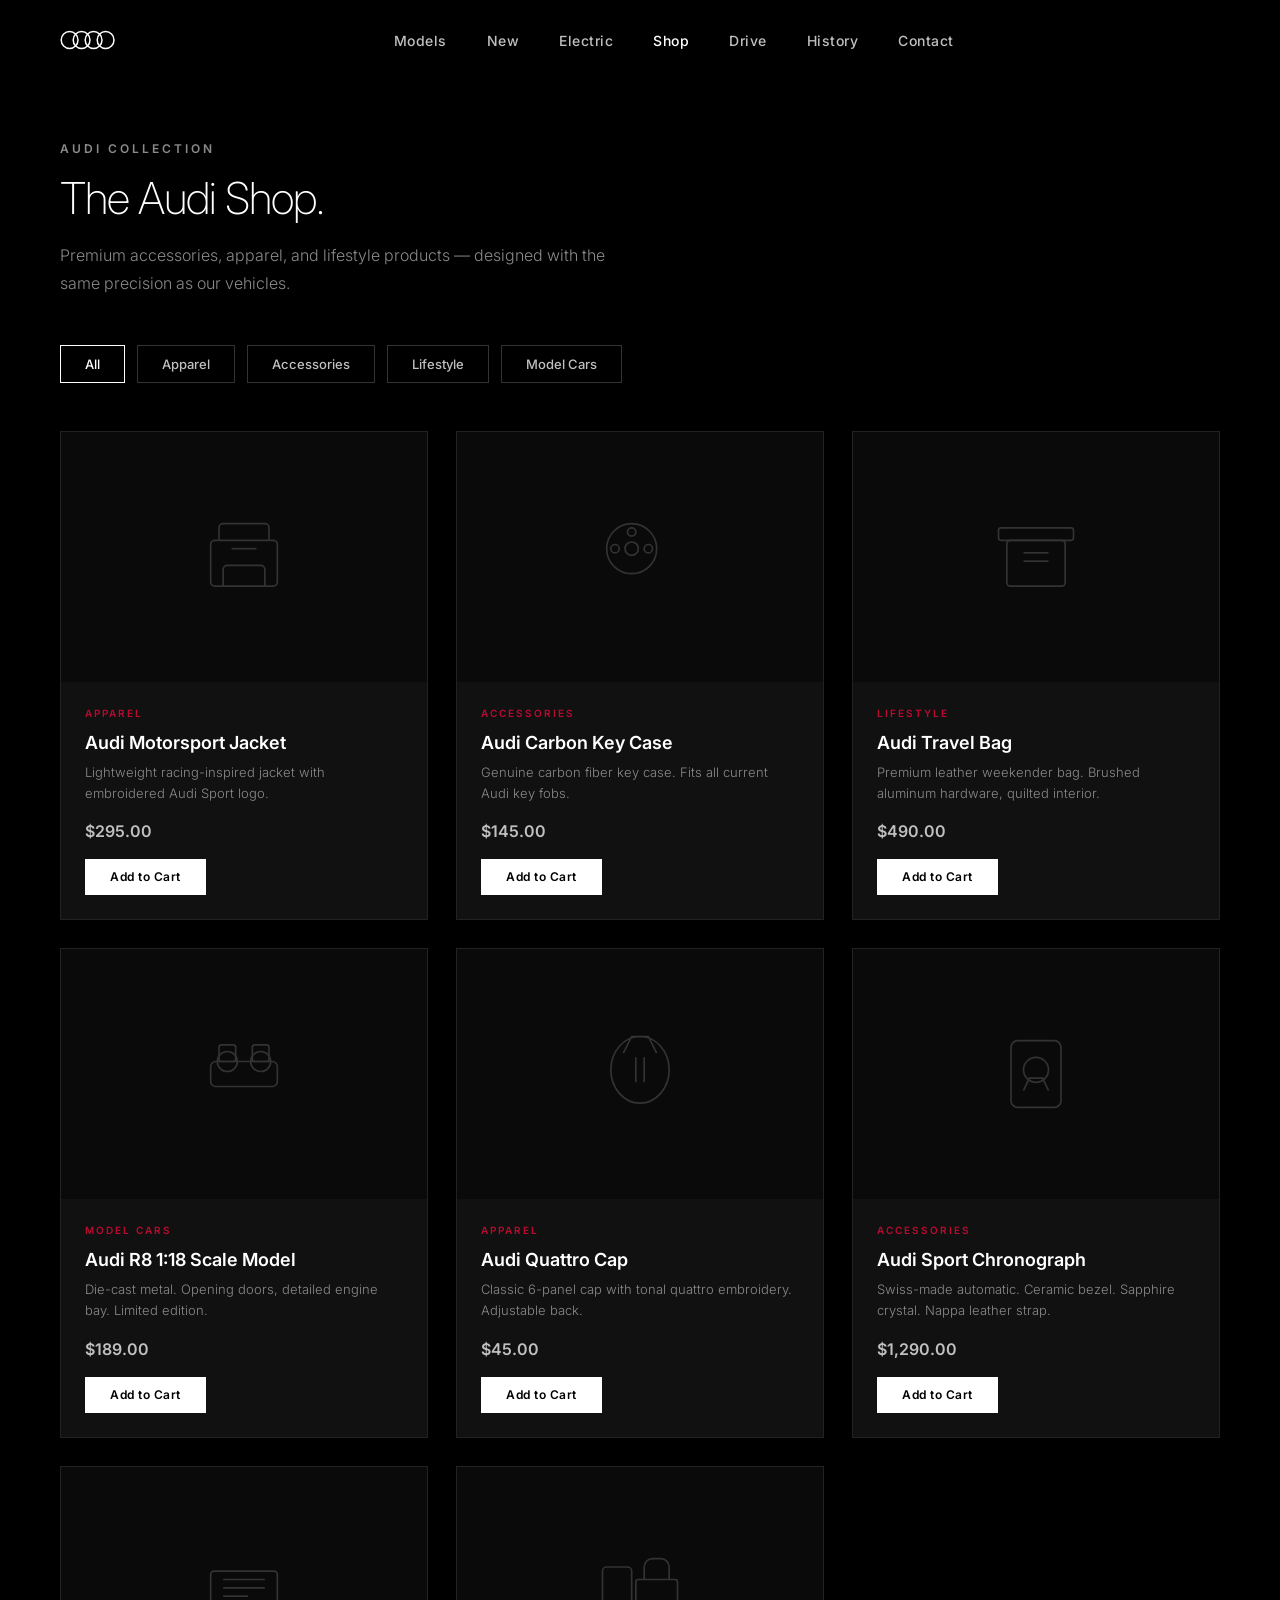
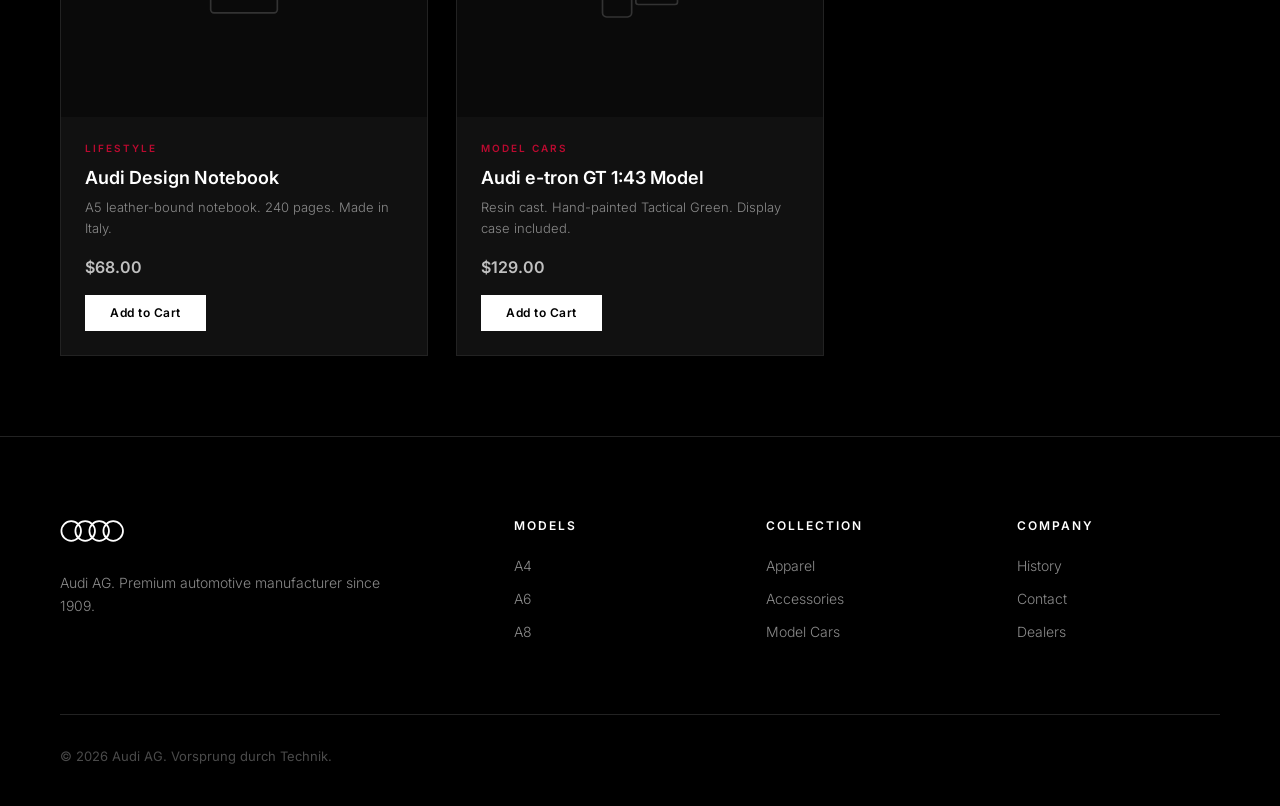
<file: audi-site/shop.html>
<!DOCTYPE html>
<html lang="en">
<head>
  <meta charset="UTF-8">
  <meta name="viewport" content="width=device-width, initial-scale=1.0">
  <title>Audi Collection — Shop</title>
  <link rel="stylesheet" href="css/style.css">
  <style>
    .shop-section { padding: 140px 60px 80px; }
    .shop-grid { display: grid; grid-template-columns: repeat(auto-fit, minmax(280px, 1fr)); gap: 28px; margin-top: 48px; }
    .shop-card { background: #111; border: 1px solid #222; overflow: hidden; transition: all .4s ease; }
    .shop-card:hover { border-color: #444; transform: translateY(-4px); }
    .shop-card-image { width: 100%; height: 250px; background: #0a0a0a; display: flex; align-items: center; justify-content: center; overflow: hidden; }
    .shop-card-image svg { width: 100px; height: 100px; color: #333; transition: color .3s; }
    .shop-card:hover .shop-card-image svg { color: #555; }
    .shop-card-body { padding: 24px; }
    .shop-card-category { font-size: 10px; font-weight: 600; letter-spacing: 2px; text-transform: uppercase; color: var(--audi-red); margin-bottom: 8px; }
    .shop-card-name { font-size: 18px; font-weight: 600; margin-bottom: 6px; }
    .shop-card-desc { font-size: 13px; color: var(--audi-light-gray); font-weight: 300; line-height: 1.6; margin-bottom: 16px; }
    .shop-card-price { font-size: 16px; font-weight: 600; color: var(--audi-silver); margin-bottom: 16px; }
    .shop-card .btn-primary { padding: 8px 24px; font-size: 12px; }
    .shop-categories { display: flex; gap: 12px; margin-top: 32px; flex-wrap: wrap; }
    .shop-cat-btn { padding: 10px 24px; border: 1px solid #333; background: none; color: var(--audi-silver); font-size: 13px; font-weight: 500; cursor: pointer; transition: all .3s; font-family: 'Inter', sans-serif; }
    .shop-cat-btn:hover, .shop-cat-btn.active { border-color: #fff; color: #fff; }
    @media (max-width: 900px) { .shop-section { padding: 100px 24px 60px; } }
  </style>
</head>
<body>

  <nav class="navbar scrolled">
    <a href="index.html" class="nav-logo">
      <svg viewBox="0 0 112 40" fill="none"><circle cx="16" cy="20" r="14" stroke="white" stroke-width="2.5"/><circle cx="36" cy="20" r="14" stroke="white" stroke-width="2.5"/><circle cx="56" cy="20" r="14" stroke="white" stroke-width="2.5"/><circle cx="76" cy="20" r="14" stroke="white" stroke-width="2.5"/></svg>
    </a>
    <div class="nav-links">
      <a href="models.html">Models</a>
      <a href="new-models.html">New</a>
      <a href="electric.html">Electric</a>
      <a href="shop.html" style="color:#fff">Shop</a>
      <a href="game.html">Drive</a>
      <a href="history.html">History</a>
      <a href="contact.html">Contact</a>
    </div>
    <div class="nav-actions"><button class="hamburger" aria-label="Menu"><span></span><span></span><span></span></button></div>
  </nav>

  <section class="shop-section">
    <p class="section-label">Audi Collection</p>
    <h2 class="section-title small">The Audi Shop.</h2>
    <p class="section-desc">Premium accessories, apparel, and lifestyle products — designed with the same precision as our vehicles.</p>

    <div class="shop-categories">
      <button class="shop-cat-btn active">All</button>
      <button class="shop-cat-btn">Apparel</button>
      <button class="shop-cat-btn">Accessories</button>
      <button class="shop-cat-btn">Lifestyle</button>
      <button class="shop-cat-btn">Model Cars</button>
    </div>

    <div class="shop-grid">
      <div class="shop-card">
        <div class="shop-card-image">
          <svg viewBox="0 0 120 120" fill="none" stroke="currentColor" stroke-width="2"><rect x="20" y="40" width="80" height="55" rx="5"/><path d="M30 40V25a5 5 0 015-5h50a5 5 0 015 5v15"/><path d="M35 95V75a5 5 0 015-5h40a5 5 0 015 5v20"/><line x1="45" y1="50" x2="75" y2="50"/></svg>
        </div>
        <div class="shop-card-body">
          <div class="shop-card-category">Apparel</div>
          <div class="shop-card-name">Audi Motorsport Jacket</div>
          <div class="shop-card-desc">Lightweight racing-inspired jacket with embroidered Audi Sport logo.</div>
          <div class="shop-card-price">$295.00</div>
          <span class="btn-primary">Add to Cart</span>
        </div>
      </div>

      <div class="shop-card">
        <div class="shop-card-image">
          <svg viewBox="0 0 120 120" fill="none" stroke="currentColor" stroke-width="2"><circle cx="50" cy="50" r="30"/><circle cx="50" cy="50" r="8"/><circle cx="70" cy="50" r="5"/><circle cx="30" cy="50" r="5"/><circle cx="50" cy="30" r="5"/></svg>
        </div>
        <div class="shop-card-body">
          <div class="shop-card-category">Accessories</div>
          <div class="shop-card-name">Audi Carbon Key Case</div>
          <div class="shop-card-desc">Genuine carbon fiber key case. Fits all current Audi key fobs.</div>
          <div class="shop-card-price">$145.00</div>
          <span class="btn-primary">Add to Cart</span>
        </div>
      </div>

      <div class="shop-card">
        <div class="shop-card-image">
          <svg viewBox="0 0 120 120" fill="none" stroke="currentColor" stroke-width="2"><rect x="15" y="25" width="90" height="15" rx="3"/><rect x="25" y="40" width="70" height="55" rx="4"/><line x1="45" y1="55" x2="75" y2="55"/><line x1="45" y1="65" x2="75" y2="65"/></svg>
        </div>
        <div class="shop-card-body">
          <div class="shop-card-category">Lifestyle</div>
          <div class="shop-card-name">Audi Travel Bag</div>
          <div class="shop-card-desc">Premium leather weekender bag. Brushed aluminum hardware, quilted interior.</div>
          <div class="shop-card-price">$490.00</div>
          <span class="btn-primary">Add to Cart</span>
        </div>
      </div>

      <div class="shop-card">
        <div class="shop-card-image">
          <svg viewBox="0 0 120 120" fill="none" stroke="currentColor" stroke-width="2"><rect x="20" y="45" width="80" height="30" rx="6"/><circle cx="40" cy="45" r="12"/><circle cx="80" cy="45" r="12"/><rect x="30" y="25" width="20" height="20" rx="3"/><rect x="70" y="25" width="20" height="20" rx="3"/></svg>
        </div>
        <div class="shop-card-body">
          <div class="shop-card-category">Model Cars</div>
          <div class="shop-card-name">Audi R8 1:18 Scale Model</div>
          <div class="shop-card-desc">Die-cast metal. Opening doors, detailed engine bay. Limited edition.</div>
          <div class="shop-card-price">$189.00</div>
          <span class="btn-primary">Add to Cart</span>
        </div>
      </div>

      <div class="shop-card">
        <div class="shop-card-image">
          <svg viewBox="0 0 120 120" fill="none" stroke="currentColor" stroke-width="2"><ellipse cx="60" cy="55" rx="35" ry="40"/><path d="M40 35l10-20h20l10 20"/><line x1="55" y1="40" x2="55" y2="70"/><line x1="65" y1="40" x2="65" y2="70"/></svg>
        </div>
        <div class="shop-card-body">
          <div class="shop-card-category">Apparel</div>
          <div class="shop-card-name">Audi Quattro Cap</div>
          <div class="shop-card-desc">Classic 6-panel cap with tonal quattro embroidery. Adjustable back.</div>
          <div class="shop-card-price">$45.00</div>
          <span class="btn-primary">Add to Cart</span>
        </div>
      </div>

      <div class="shop-card">
        <div class="shop-card-image">
          <svg viewBox="0 0 120 120" fill="none" stroke="currentColor" stroke-width="2"><rect x="30" y="20" width="60" height="80" rx="8"/><circle cx="60" cy="55" r="15"/><path d="M45 80l7-15h16l7 15"/></svg>
        </div>
        <div class="shop-card-body">
          <div class="shop-card-category">Accessories</div>
          <div class="shop-card-name">Audi Sport Chronograph</div>
          <div class="shop-card-desc">Swiss-made automatic. Ceramic bezel. Sapphire crystal. Nappa leather strap.</div>
          <div class="shop-card-price">$1,290.00</div>
          <span class="btn-primary">Add to Cart</span>
        </div>
      </div>

      <div class="shop-card">
        <div class="shop-card-image">
          <svg viewBox="0 0 120 120" fill="none" stroke="currentColor" stroke-width="2"><rect x="20" y="35" width="80" height="50" rx="4"/><line x1="35" y1="45" x2="85" y2="45"/><line x1="35" y1="55" x2="85" y2="55"/><line x1="35" y1="65" x2="65" y2="65"/></svg>
        </div>
        <div class="shop-card-body">
          <div class="shop-card-category">Lifestyle</div>
          <div class="shop-card-name">Audi Design Notebook</div>
          <div class="shop-card-desc">A5 leather-bound notebook. 240 pages. Made in Italy.</div>
          <div class="shop-card-price">$68.00</div>
          <span class="btn-primary">Add to Cart</span>
        </div>
      </div>

      <div class="shop-card">
        <div class="shop-card-image">
          <svg viewBox="0 0 120 120" fill="none" stroke="currentColor" stroke-width="2"><rect x="15" y="30" width="35" height="60" rx="5"/><rect x="55" y="45" width="50" height="30" rx="3"/><path d="M65 45V30a10 10 0 0110-10h10a10 10 0 0110 10v15"/></svg>
        </div>
        <div class="shop-card-body">
          <div class="shop-card-category">Model Cars</div>
          <div class="shop-card-name">Audi e-tron GT 1:43 Model</div>
          <div class="shop-card-desc">Resin cast. Hand-painted Tactical Green. Display case included.</div>
          <div class="shop-card-price">$129.00</div>
          <span class="btn-primary">Add to Cart</span>
        </div>
      </div>
    </div>
  </section>

  <footer class="footer">
    <div class="footer-grid">
      <div class="footer-brand">
        <svg viewBox="0 0 112 40" fill="none" style="height:28px"><circle cx="16" cy="20" r="14" stroke="white" stroke-width="2.5"/><circle cx="36" cy="20" r="14" stroke="white" stroke-width="2.5"/><circle cx="56" cy="20" r="14" stroke="white" stroke-width="2.5"/><circle cx="76" cy="20" r="14" stroke="white" stroke-width="2.5"/></svg>
        <p>Audi AG. Premium automotive manufacturer since 1909.</p>
      </div>
      <div class="footer-col"><h4>Models</h4><a href="models.html">A4</a><a href="models.html">A6</a><a href="models.html">A8</a></div>
      <div class="footer-col"><h4>Collection</h4><a href="shop.html">Apparel</a><a href="shop.html">Accessories</a><a href="shop.html">Model Cars</a></div>
      <div class="footer-col"><h4>Company</h4><a href="history.html">History</a><a href="contact.html">Contact</a><a href="#">Dealers</a></div>
    </div>
    <div class="footer-bottom"><p>&copy; 2026 Audi AG. Vorsprung durch Technik.</p></div>
  </footer>

  <script src="js/main.js"></script>
</body>
</html>
</file>
<file: audi-site/css/style.css>
/* ============================================
   AUDI — Premium Automotive Website
   ============================================ */

/* --- FONTS --- */
@import url('https://fonts.googleapis.com/css2?family=Inter:wght@200;300;400;500;600;700;800;900&display=swap');

/* --- CSS CUSTOM PROPERTIES --- */
:root {
  --audi-red: #BB0A30;
  --audi-red-hover: #9B0828;
  --audi-white: #ffffff;
  --audi-silver: #C0C0C0;
  --audi-light-gray: #8A8A8A;
  --audi-mid-gray: #4A4A4A;
  --audi-dark-gray: #1A1A1A;
  --audi-black: #000000;
  --audi-card-bg: #111111;
  --audi-card-border: #222222;
  --transition-smooth: 0.4s cubic-bezier(0.25, 0.46, 0.45, 0.94);
  --transition-fast: 0.25s ease;
}

/* --- RESET --- */
*, *::before, *::after {
  margin: 0;
  padding: 0;
  box-sizing: border-box;
}

html {
  scroll-behavior: smooth;
  -webkit-font-smoothing: antialiased;
  -moz-osx-font-smoothing: grayscale;
}

body {
  font-family: 'Inter', system-ui, -apple-system, 'Segoe UI', sans-serif;
  background: var(--audi-black);
  color: var(--audi-white);
  line-height: 1.5;
  overflow-x: hidden;
}

a {
  text-decoration: none;
  color: inherit;
}

img {
  display: block;
  max-width: 100%;
}

ul {
  list-style: none;
}

/* --- NAVIGATION --- */
.navbar {
  position: fixed;
  top: 0;
  left: 0;
  width: 100%;
  z-index: 1000;
  padding: 0 60px;
  display: flex;
  align-items: center;
  justify-content: space-between;
  height: 80px;
  transition: background 0.4s ease, backdrop-filter 0.4s ease, height 0.4s ease;
}

.navbar.scrolled {
  background: rgba(0, 0, 0, 0.85);
  backdrop-filter: blur(20px);
  -webkit-backdrop-filter: blur(20px);
  height: 64px;
  border-bottom: 1px solid rgba(255,255,255,0.06);
}

.nav-logo {
  display: flex;
  align-items: center;
  z-index: 1001;
}

.nav-logo svg {
  height: 24px;
  width: auto;
}

.nav-links {
  display: flex;
  align-items: center;
  gap: 40px;
}

.nav-links a {
  font-size: 14px;
  font-weight: 500;
  letter-spacing: 0.5px;
  color: var(--audi-silver);
  transition: color var(--transition-fast);
  position: relative;
}

.nav-links a::after {
  content: '';
  position: absolute;
  bottom: -4px;
  left: 0;
  width: 0;
  height: 1px;
  background: var(--audi-white);
  transition: width var(--transition-smooth);
}

.nav-links a:hover {
  color: var(--audi-white);
}

.nav-links a:hover::after {
  width: 100%;
}

.nav-actions {
  display: flex;
  align-items: center;
  gap: 24px;
  z-index: 1001;
}

.nav-actions button {
  background: none;
  border: none;
  color: var(--audi-silver);
  cursor: pointer;
  transition: color var(--transition-fast);
  padding: 4px;
}

.nav-actions button:hover {
  color: var(--audi-white);
}

.nav-actions svg {
  width: 20px;
  height: 20px;
}

/* Hamburger */
.hamburger {
  display: none;
  flex-direction: column;
  gap: 5px;
  cursor: pointer;
  z-index: 1001;
  background: none;
  border: none;
  padding: 4px;
}

.hamburger span {
  display: block;
  width: 22px;
  height: 1.5px;
  background: var(--audi-white);
  transition: all var(--transition-fast);
}

/* --- HERO SECTION --- */
.hero {
  position: relative;
  height: 100vh;
  min-height: 700px;
  display: flex;
  align-items: center;
  overflow: hidden;
}

.hero-bg {
  position: absolute;
  inset: 0;
  z-index: 0;
}

.hero-bg img {
  width: 100%;
  height: 100%;
  object-fit: cover;
  object-position: center 45%;
}

.hero-canvas {
  position: absolute;
  inset: 0;
  z-index: 0;
  width: 100%;
  height: 100%;
}

.hero-overlay {
  position: absolute;
  inset: 0;
  background: linear-gradient(
    180deg,
    rgba(0,0,0,0.45) 0%,
    rgba(0,0,0,0.3) 40%,
    rgba(0,0,0,0.65) 100%
  );
  z-index: 1;
}

.hero-content {
  position: relative;
  z-index: 2;
  max-width: 680px;
  margin-left: 120px;
  padding-top: 40px;
}

.hero-label {
  font-size: 12px;
  font-weight: 600;
  letter-spacing: 3px;
  text-transform: uppercase;
  color: var(--audi-silver);
  margin-bottom: 24px;
  opacity: 0;
  transform: translateY(30px);
  animation: fadeUp 0.8s ease forwards 0.3s;
}

.hero-title {
  font-size: clamp(48px, 7vw, 80px);
  font-weight: 200;
  line-height: 1.05;
  letter-spacing: -1.5px;
  margin-bottom: 24px;
  opacity: 0;
  transform: translateY(30px);
  animation: fadeUp 0.8s ease forwards 0.5s;
}

.hero-desc {
  font-size: 18px;
  font-weight: 300;
  color: var(--audi-silver);
  line-height: 1.6;
  margin-bottom: 40px;
  max-width: 480px;
  opacity: 0;
  transform: translateY(30px);
  animation: fadeUp 0.8s ease forwards 0.7s;
}

.hero-ctas {
  display: flex;
  gap: 16px;
  flex-wrap: wrap;
  opacity: 0;
  transform: translateY(30px);
  animation: fadeUp 0.8s ease forwards 0.9s;
}

.btn-primary {
  display: inline-block;
  background: var(--audi-white);
  color: var(--audi-black);
  padding: 14px 36px;
  font-size: 14px;
  font-weight: 600;
  letter-spacing: 0.5px;
  transition: all var(--transition-smooth);
  cursor: pointer;
  border: 1px solid var(--audi-white);
}

.btn-primary:hover {
  background: transparent;
  color: var(--audi-white);
}

.btn-secondary {
  display: inline-block;
  background: transparent;
  color: var(--audi-white);
  padding: 14px 36px;
  font-size: 14px;
  font-weight: 600;
  letter-spacing: 0.5px;
  border: 1px solid var(--audi-white);
  transition: all var(--transition-smooth);
  cursor: pointer;
}

.btn-secondary:hover {
  background: var(--audi-white);
  color: var(--audi-black);
}

.btn-red {
  display: inline-block;
  background: var(--audi-red);
  color: var(--audi-white);
  padding: 14px 36px;
  font-size: 14px;
  font-weight: 600;
  letter-spacing: 0.5px;
  transition: all var(--transition-smooth);
  cursor: pointer;
  border: 1px solid var(--audi-red);
}

.btn-red:hover {
  background: var(--audi-red-hover);
  border-color: var(--audi-red-hover);
}

/* Scroll indicator */
.scroll-indicator {
  position: absolute;
  bottom: 40px;
  left: 50%;
  transform: translateX(-50%);
  z-index: 2;
  display: flex;
  flex-direction: column;
  align-items: center;
  gap: 8px;
  opacity: 0;
  animation: fadeUp 0.8s ease forwards 1.2s;
}

.scroll-indicator span {
  font-size: 10px;
  letter-spacing: 2px;
  text-transform: uppercase;
  color: var(--audi-silver);
}

.scroll-line {
  width: 1px;
  height: 40px;
  background: rgba(255,255,255,0.3);
  position: relative;
  overflow: hidden;
}

.scroll-line::after {
  content: '';
  position: absolute;
  top: 0;
  left: 0;
  width: 100%;
  height: 50%;
  background: var(--audi-white);
  animation: scrollAnim 2s ease-in-out infinite;
}

/* --- SECTION STYLES --- */
.section {
  padding: 120px 60px;
}

.section-dark {
  background: var(--audi-black);
}

.section-gray {
  background: var(--audi-dark-gray);
}

.section-label {
  font-size: 12px;
  font-weight: 600;
  letter-spacing: 3px;
  text-transform: uppercase;
  color: var(--audi-light-gray);
  margin-bottom: 16px;
}

.section-title {
  font-size: clamp(36px, 5vw, 56px);
  font-weight: 200;
  letter-spacing: -1px;
  line-height: 1.1;
  margin-bottom: 20px;
}

.section-title.small {
  font-size: clamp(28px, 4vw, 44px);
}

.section-desc {
  font-size: 16px;
  font-weight: 300;
  color: var(--audi-light-gray);
  line-height: 1.7;
  max-width: 560px;
  margin-bottom: 48px;
}

/* --- MODELS GRID --- */
.models-grid {
  display: grid;
  grid-template-columns: repeat(auto-fit, minmax(320px, 1fr));
  gap: 24px;
}

.model-card {
  background: var(--audi-card-bg);
  border: 1px solid var(--audi-card-border);
  overflow: hidden;
  transition: all var(--transition-smooth);
  cursor: pointer;
}

.model-card:hover {
  border-color: var(--audi-mid-gray);
  transform: translateY(-4px);
}

.model-card-image {
  width: 100%;
  height: 220px;
  overflow: hidden;
  background: #0a0a0a;
}

.model-card-image img {
  width: 100%;
  height: 100%;
  object-fit: cover;
  object-position: center 40%;
  transition: transform 0.6s cubic-bezier(0.25, 0.46, 0.45, 0.94);
}

.model-card:hover .model-card-image img {
  transform: scale(1.06);
}

.model-card-body {
  padding: 28px;
}

.model-card-tag {
  display: inline-block;
  font-size: 10px;
  font-weight: 600;
  letter-spacing: 2px;
  text-transform: uppercase;
  padding: 4px 12px;
  margin-bottom: 16px;
}

.tag-electric {
  background: rgba(59, 130, 246, 0.15);
  color: #60A5FA;
}

.tag-hybrid {
  background: rgba(16, 185, 129, 0.15);
  color: #34D399;
}

.tag-petrol {
  background: rgba(251, 146, 60, 0.15);
  color: #FB923C;
}

.model-card-name {
  font-size: 22px;
  font-weight: 600;
  letter-spacing: -0.5px;
  margin-bottom: 8px;
}

.model-card-desc {
  font-size: 14px;
  color: var(--audi-light-gray);
  font-weight: 300;
  line-height: 1.6;
  margin-bottom: 16px;
}

.model-card-price {
  font-size: 15px;
  font-weight: 500;
  color: var(--audi-silver);
  margin-bottom: 20px;
}

.model-card .btn-primary {
  padding: 10px 28px;
  font-size: 13px;
}

/* --- ELECTRIC SECTION --- */
.electric-section {
  position: relative;
  min-height: 100vh;
  display: flex;
  align-items: center;
  overflow: hidden;
  background: var(--audi-black);
}

.electric-bg {
  position: absolute;
  inset: 0;
  z-index: 0;
}

.electric-bg img {
  width: 100%;
  height: 100%;
  object-fit: cover;
  object-position: center 40%;
}

.electric-overlay {
  position: absolute;
  inset: 0;
  background: linear-gradient(
    90deg,
    rgba(0,0,0,0.85) 0%,
    rgba(0,0,0,0.55) 50%,
    rgba(0,0,0,0.35) 100%
  );
  z-index: 1;
}

.electric-content {
  position: relative;
  z-index: 2;
  max-width: 600px;
  margin-left: 120px;
}

.electric-stats {
  display: grid;
  grid-template-columns: repeat(3, 1fr);
  gap: 40px;
  margin: 48px 0;
}

.electric-stat-value {
  font-size: 32px;
  font-weight: 200;
  line-height: 1;
  margin-bottom: 8px;
}

.electric-stat-label {
  font-size: 13px;
  font-weight: 500;
  letter-spacing: 1px;
  text-transform: uppercase;
  color: var(--audi-light-gray);
}

/* --- FEATURED STRIP --- */
.featured-strip {
  display: flex;
  border-top: 1px solid var(--audi-card-border);
  border-bottom: 1px solid var(--audi-card-border);
}

.featured-item {
  flex: 1;
  padding: 48px 40px;
  border-right: 1px solid var(--audi-card-border);
  transition: background var(--transition-smooth);
}

.featured-item:last-child {
  border-right: none;
}

.featured-item:hover {
  background: var(--audi-card-bg);
}

.featured-icon {
  width: 40px;
  height: 40px;
  margin-bottom: 20px;
  color: var(--audi-silver);
}

.featured-item h3 {
  font-size: 18px;
  font-weight: 600;
  letter-spacing: -0.3px;
  margin-bottom: 8px;
}

.featured-item p {
  font-size: 14px;
  color: var(--audi-light-gray);
  font-weight: 300;
  line-height: 1.6;
  margin-bottom: 16px;
}

.featured-link {
  font-size: 13px;
  font-weight: 600;
  letter-spacing: 0.5px;
  color: var(--audi-white);
  display: inline-flex;
  align-items: center;
  gap: 8px;
  transition: gap var(--transition-fast);
}

.featured-link:hover {
  gap: 14px;
}

.featured-link svg {
  width: 16px;
  height: 16px;
}

/* --- PAGE HERO (inner pages) --- */
.page-hero {
  position: relative;
  height: 70vh;
  min-height: 500px;
  display: flex;
  align-items: center;
  overflow: hidden;
}

.page-hero-bg {
  position: absolute;
  inset: 0;
  z-index: 0;
}

.page-hero-bg img {
  width: 100%;
  height: 100%;
  object-fit: cover;
  object-position: center 40%;
}

.page-hero-overlay {
  position: absolute;
  inset: 0;
  background: linear-gradient(
    180deg,
    rgba(0,0,0,0.5) 0%,
    rgba(0,0,0,0.65) 100%
  );
  z-index: 1;
}

.page-hero-content {
  position: relative;
  z-index: 2;
  max-width: 700px;
  margin-left: 120px;
  padding-top: 60px;
}

.page-hero-label {
  font-size: 12px;
  font-weight: 600;
  letter-spacing: 3px;
  text-transform: uppercase;
  color: var(--audi-silver);
  margin-bottom: 20px;
}

.page-hero-title {
  font-size: clamp(40px, 6vw, 72px);
  font-weight: 200;
  line-height: 1.05;
  letter-spacing: -1.5px;
}

/* --- MODELS DETAIL PAGE --- */
.model-category {
  padding: 100px 60px;
  border-bottom: 1px solid var(--audi-card-border);
}

.model-category:last-child {
  border-bottom: none;
}

.model-category-header {
  margin-bottom: 48px;
}

.model-category-header h2 {
  font-size: 40px;
  font-weight: 200;
  letter-spacing: -1px;
  margin-bottom: 8px;
}

.model-category-header p {
  color: var(--audi-light-gray);
  font-weight: 300;
}

.model-row {
  display: grid;
  grid-template-columns: repeat(auto-fit, minmax(360px, 1fr));
  gap: 32px;
}

.model-detail-card {
  background: var(--audi-card-bg);
  border: 1px solid var(--audi-card-border);
  overflow: hidden;
  transition: all var(--transition-smooth);
}

.model-detail-card:hover {
  border-color: var(--audi-mid-gray);
}

.model-detail-image {
  width: 100%;
  height: 260px;
  overflow: hidden;
  background: #0a0a0a;
}

.model-detail-image img {
  width: 100%;
  height: 100%;
  object-fit: cover;
  object-position: center 35%;
  transition: transform 0.6s cubic-bezier(0.25, 0.46, 0.45, 0.94);
}

.model-detail-card:hover .model-detail-image img {
  transform: scale(1.05);
}

.model-detail-body {
  padding: 32px;
}

.model-detail-tag {
  display: inline-block;
  font-size: 10px;
  font-weight: 600;
  letter-spacing: 2px;
  text-transform: uppercase;
  padding: 4px 12px;
  margin-bottom: 16px;
}

.model-detail-name {
  font-size: 24px;
  font-weight: 600;
  letter-spacing: -0.5px;
  margin-bottom: 12px;
}

.model-detail-info {
  font-size: 14px;
  color: var(--audi-light-gray);
  font-weight: 300;
  line-height: 1.7;
  margin-bottom: 20px;
}

.model-detail-specs {
  display: grid;
  grid-template-columns: repeat(3, 1fr);
  gap: 16px;
  padding: 20px 0;
  border-top: 1px solid var(--audi-card-border);
  margin-bottom: 24px;
}

.model-detail-spec {
  text-align: center;
}

.model-detail-spec-value {
  font-size: 18px;
  font-weight: 600;
  margin-bottom: 4px;
}

.model-detail-spec-label {
  font-size: 11px;
  color: var(--audi-light-gray);
  text-transform: uppercase;
  letter-spacing: 1px;
}

.model-detail-price {
  font-size: 16px;
  font-weight: 500;
  color: var(--audi-silver);
  margin-bottom: 20px;
}

/* --- ELECTRIC PAGE --- */
.electric-hero-full {
  position: relative;
  height: 100vh;
  display: flex;
  align-items: center;
  overflow: hidden;
}

.electric-showcase {
  padding: 120px 60px;
}

.electric-showcase-grid {
  display: grid;
  grid-template-columns: repeat(auto-fit, minmax(400px, 1fr));
  gap: 32px;
}

.electric-showcase-card {
  position: relative;
  height: 500px;
  overflow: hidden;
  background: var(--audi-card-bg);
  border: 1px solid var(--audi-card-border);
}

.electric-showcase-card img {
  width: 100%;
  height: 100%;
  object-fit: cover;
  transition: transform 0.6s cubic-bezier(0.25, 0.46, 0.45, 0.94);
}

.electric-showcase-card:hover img {
  transform: scale(1.05);
}

.electric-showcase-info {
  position: absolute;
  bottom: 0;
  left: 0;
  right: 0;
  padding: 40px;
  background: linear-gradient(transparent, rgba(0,0,0,0.9));
}

.electric-showcase-info h3 {
  font-size: 28px;
  font-weight: 500;
  letter-spacing: -0.5px;
  margin-bottom: 8px;
}

.electric-showcase-info p {
  font-size: 14px;
  color: var(--audi-silver);
  font-weight: 300;
  margin-bottom: 16px;
}

.charging-section {
  padding: 120px 60px;
  background: var(--audi-dark-gray);
}

.charging-grid {
  display: grid;
  grid-template-columns: repeat(3, 1fr);
  gap: 40px;
  margin-top: 48px;
}

.charging-card {
  text-align: center;
  padding: 40px 24px;
}

.charging-icon {
  width: 56px;
  height: 56px;
  margin: 0 auto 24px;
  color: var(--audi-silver);
}

.charging-card h3 {
  font-size: 20px;
  font-weight: 600;
  margin-bottom: 12px;
}

.charging-card .stat {
  font-size: 36px;
  font-weight: 200;
  margin-bottom: 8px;
}

.charging-card p {
  font-size: 14px;
  color: var(--audi-light-gray);
  font-weight: 300;
  line-height: 1.6;
}

/* --- FOOTER --- */
.footer {
  background: var(--audi-black);
  border-top: 1px solid var(--audi-card-border);
  padding: 80px 60px 40px;
}

.footer-grid {
  display: grid;
  grid-template-columns: 2fr 1fr 1fr 1fr;
  gap: 48px;
  margin-bottom: 60px;
}

.footer-brand p {
  font-size: 14px;
  color: var(--audi-light-gray);
  font-weight: 300;
  line-height: 1.7;
  margin-top: 20px;
  max-width: 320px;
}

.footer-col h4 {
  font-size: 12px;
  font-weight: 600;
  letter-spacing: 2px;
  text-transform: uppercase;
  color: var(--audi-white);
  margin-bottom: 20px;
}

.footer-col a {
  display: block;
  font-size: 14px;
  color: var(--audi-light-gray);
  font-weight: 300;
  margin-bottom: 12px;
  transition: color var(--transition-fast);
}

.footer-col a:hover {
  color: var(--audi-white);
}

.footer-bottom {
  display: flex;
  justify-content: space-between;
  align-items: center;
  padding-top: 32px;
  border-top: 1px solid var(--audi-card-border);
}

.footer-bottom p {
  font-size: 13px;
  color: var(--audi-mid-gray);
}

.footer-social {
  display: flex;
  gap: 20px;
}

.footer-social a {
  color: var(--audi-mid-gray);
  transition: color var(--transition-fast);
}

.footer-social a:hover {
  color: var(--audi-white);
}

.footer-social svg {
  width: 18px;
  height: 18px;
}

/* --- ANIMATIONS --- */
@keyframes fadeUp {
  to {
    opacity: 1;
    transform: translateY(0);
  }
}

@keyframes scrollAnim {
  0%, 100% { transform: translateY(-100%); }
  50% { transform: translateY(100%); }
}

/* Reveal on scroll */
.reveal {
  opacity: 0;
  transform: translateY(40px);
  transition: opacity 0.8s ease, transform 0.8s ease;
}

.reveal.visible {
  opacity: 1;
  transform: translateY(0);
}

/* --- RESPONSIVE --- */
@media (max-width: 1200px) {
  .hero-content,
  .electric-content,
  .page-hero-content {
    margin-left: 60px;
  }
  
  .section {
    padding: 80px 40px;
  }
  
  .footer-grid {
    grid-template-columns: 1fr 1fr;
  }
}

@media (max-width: 900px) {
  .navbar {
    padding: 0 24px;
  }
  
  .nav-links {
    position: fixed;
    top: 0;
    left: 0;
    width: 100%;
    height: 100vh;
    background: rgba(0,0,0,0.97);
    backdrop-filter: blur(20px);
    flex-direction: column;
    justify-content: center;
    align-items: center;
    gap: 32px;
    opacity: 0;
    pointer-events: none;
    transition: opacity 0.4s ease;
  }
  
  .nav-links.active {
    opacity: 1;
    pointer-events: auto;
  }
  
  .nav-links a {
    font-size: 20px;
  }
  
  .hamburger {
    display: flex;
  }
  
  .hero-content,
  .electric-content,
  .page-hero-content {
    margin-left: 24px;
    max-width: 90%;
  }
  
  .section {
    padding: 60px 24px;
  }
  
  .models-grid {
    grid-template-columns: 1fr;
  }
  
  .electric-stats {
    grid-template-columns: 1fr;
    gap: 24px;
  }
  
  .featured-strip {
    flex-direction: column;
  }
  
  .featured-item {
    border-right: none;
    border-bottom: 1px solid var(--audi-card-border);
  }
  
  .model-row {
    grid-template-columns: 1fr;
  }
  
  .electric-showcase-grid {
    grid-template-columns: 1fr;
  }
  
  .charging-grid {
    grid-template-columns: 1fr;
  }
  
  .footer-grid {
    grid-template-columns: 1fr;
  }
  
  .footer-bottom {
    flex-direction: column;
    gap: 16px;
    text-align: center;
  }
}

@media (max-width: 600px) {
  .hero-ctas {
    flex-direction: column;
  }
  
  .btn-primary, .btn-secondary, .btn-red {
    text-align: center;
    width: 100%;
  }
  
  .model-detail-specs {
    grid-template-columns: 1fr;
  }
}
</file>
